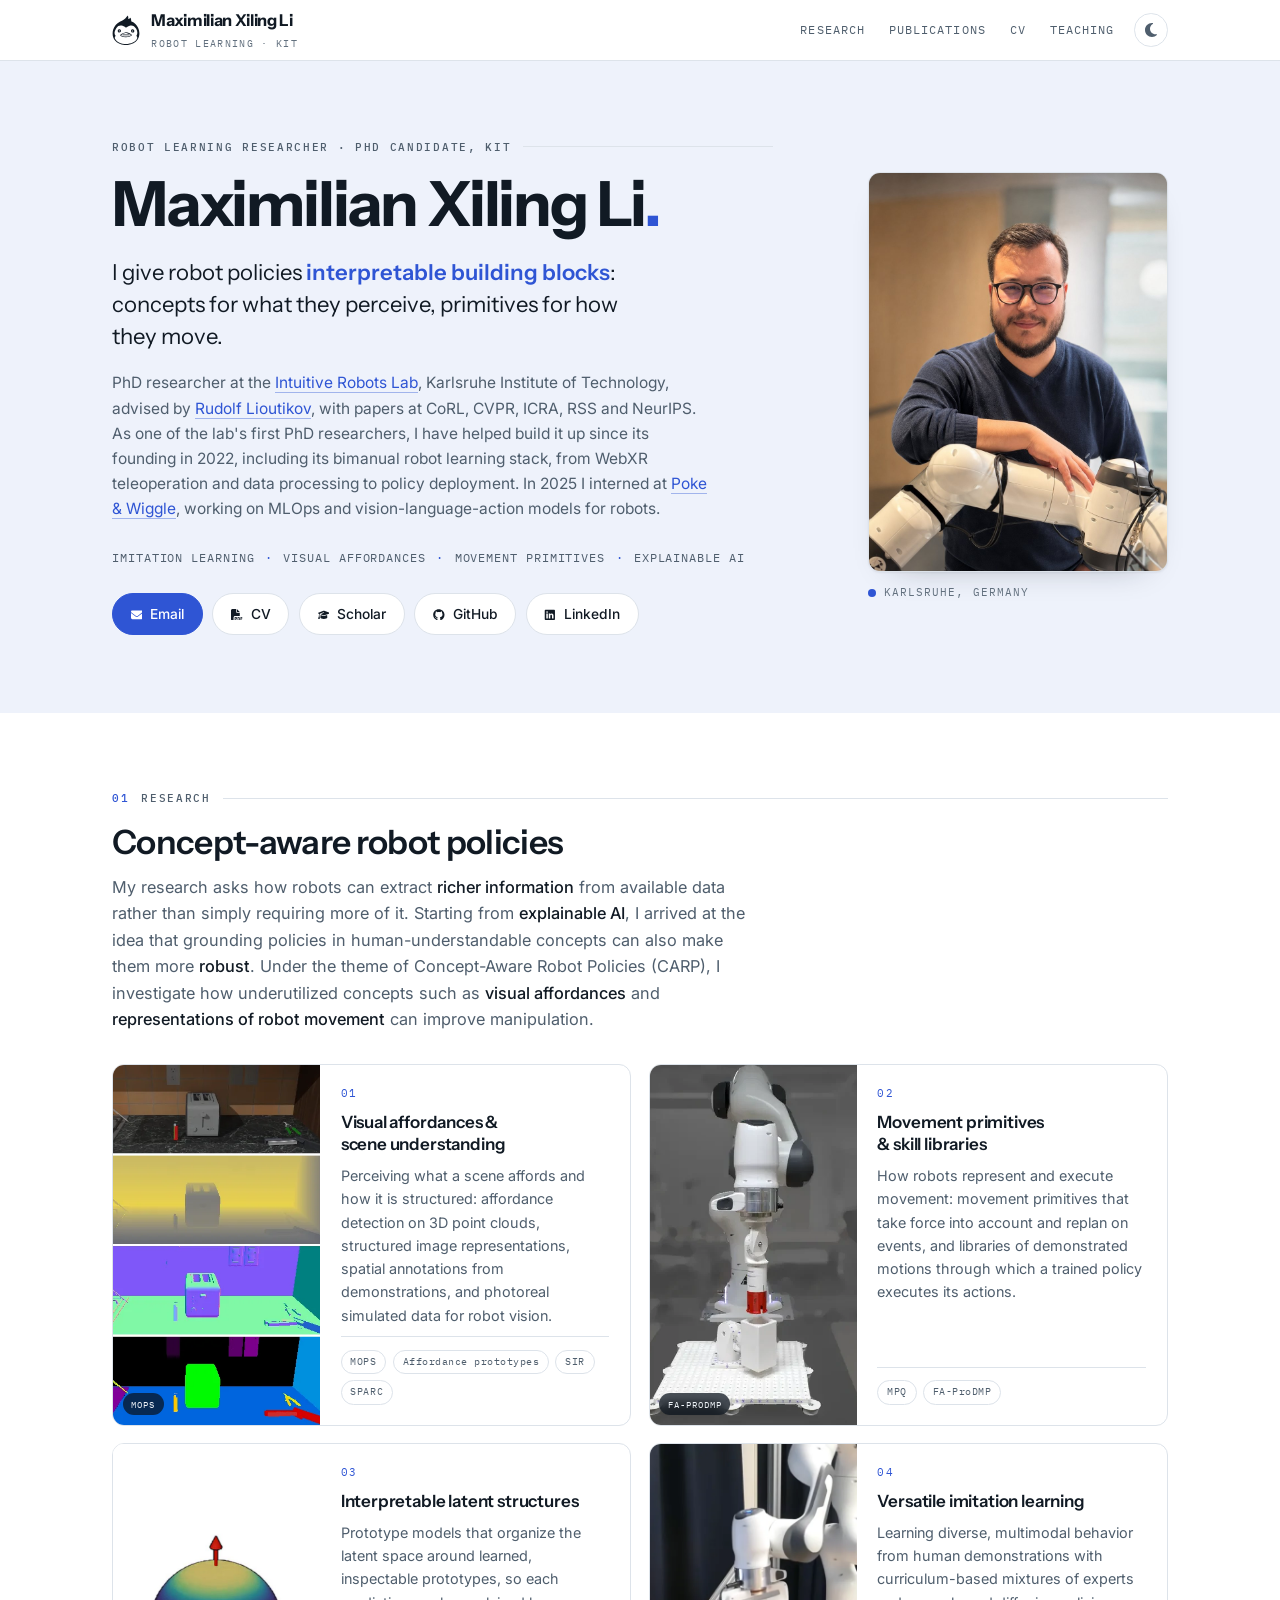
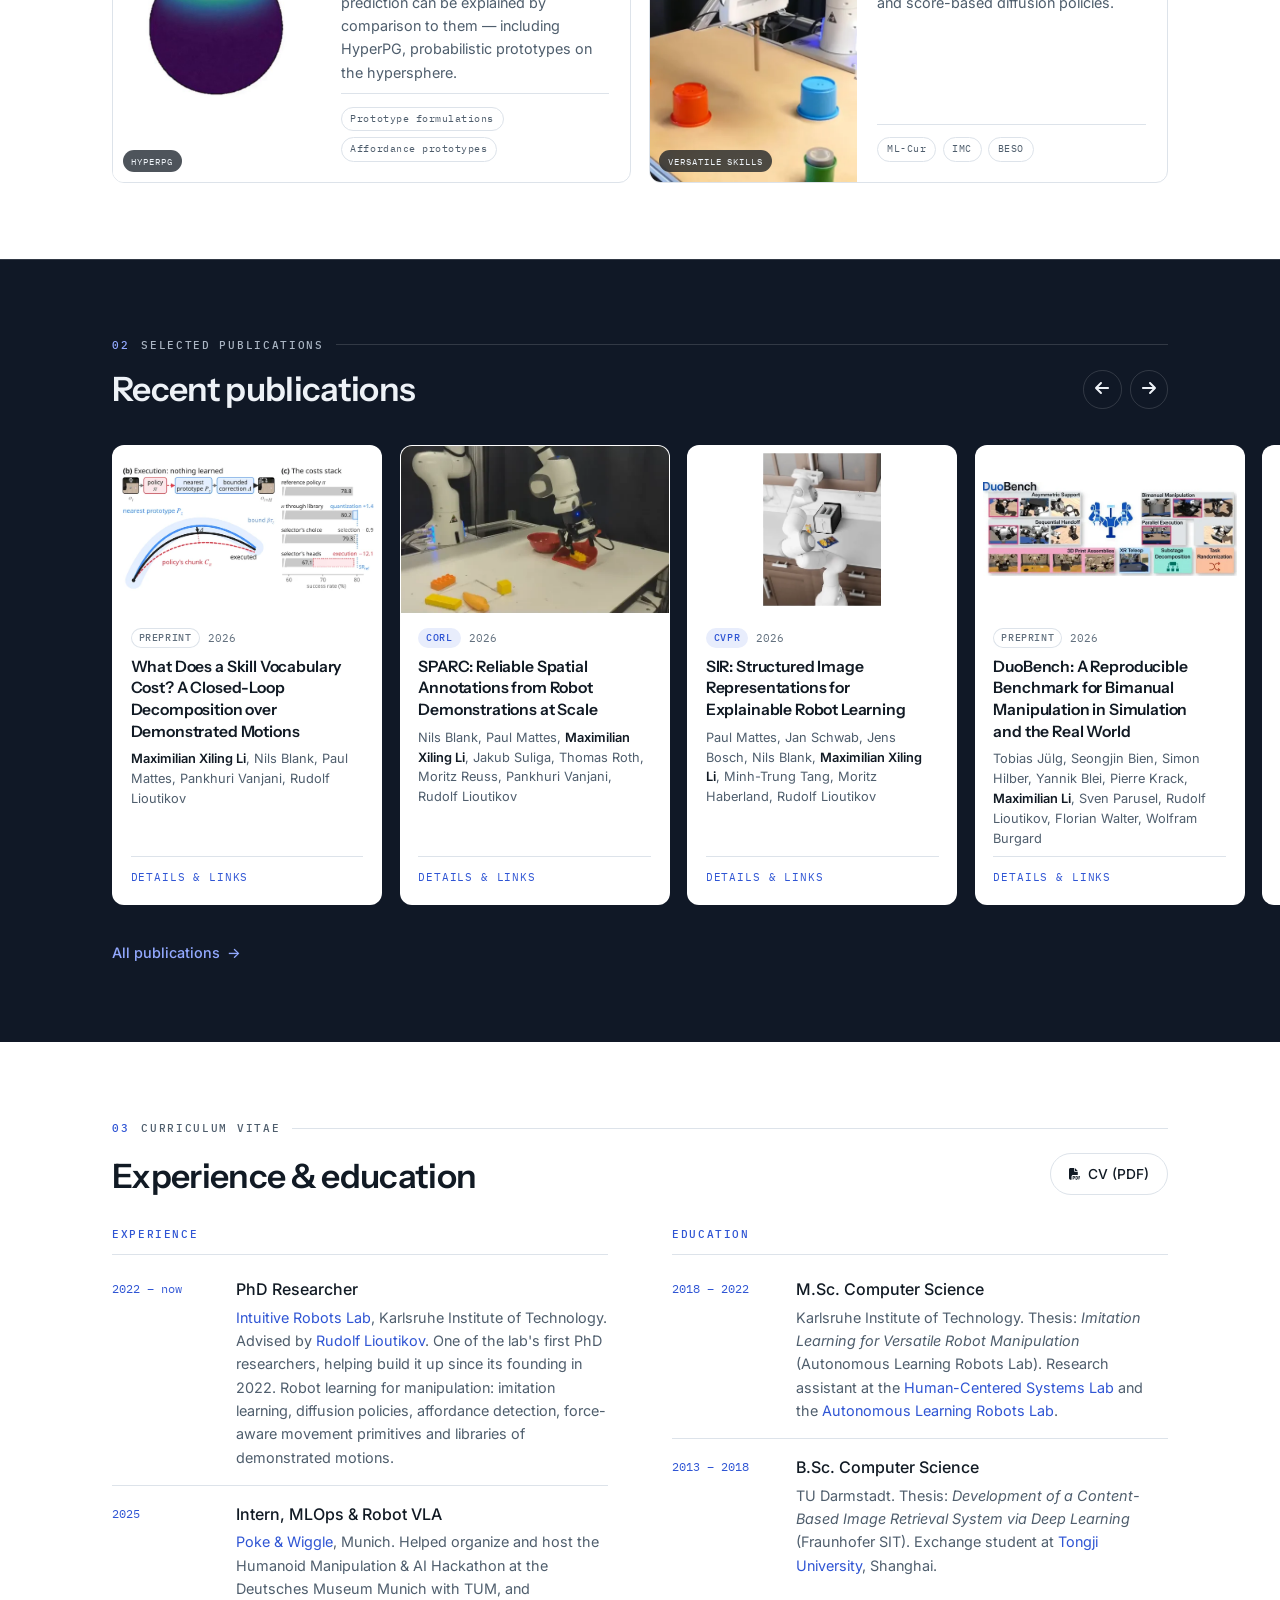
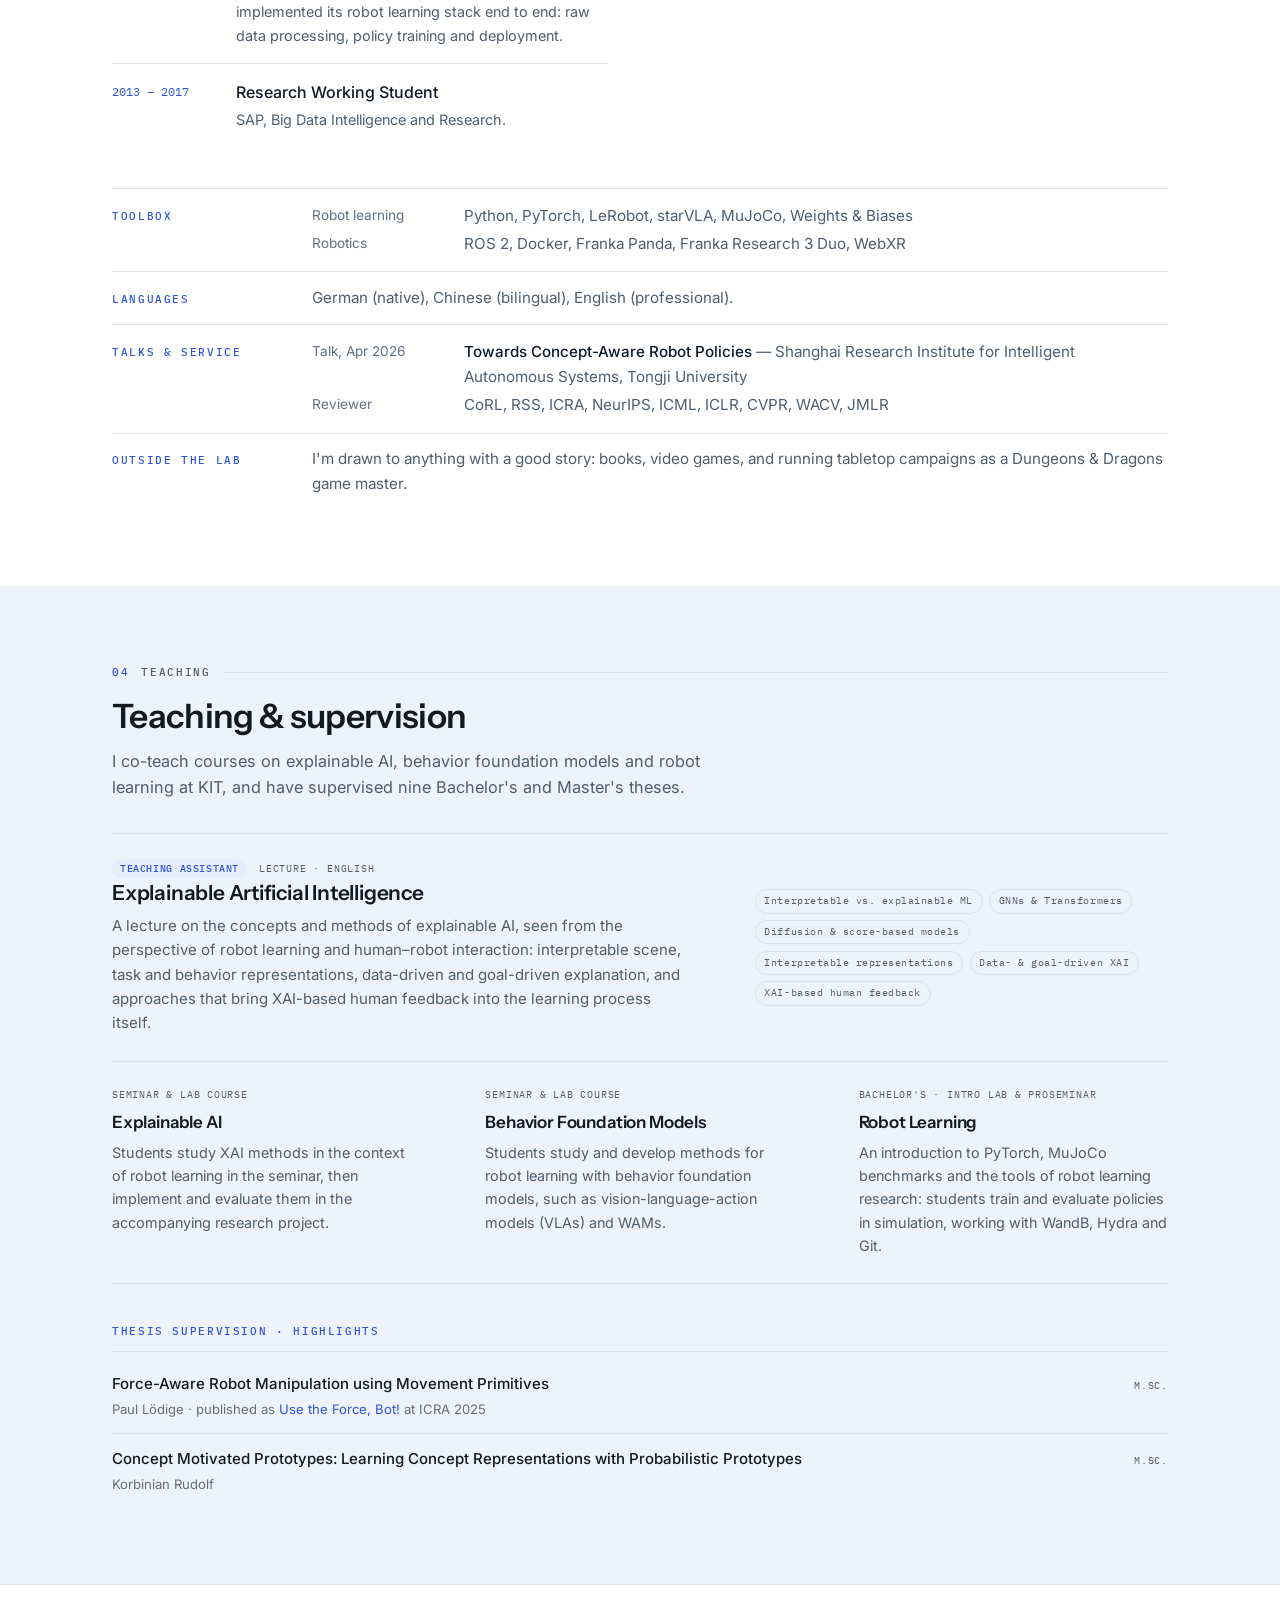
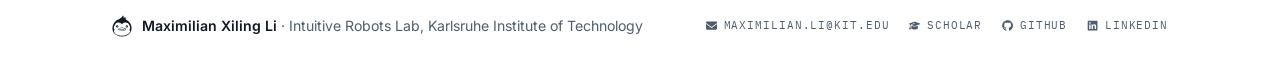
<file: index.html>
<!DOCTYPE html>
<html lang="en">

<head>
  <meta charset="UTF-8">
  <meta name="viewport" content="width=device-width, initial-scale=1.0">
  <title>Maximilian Xiling Li — Robot Learning Researcher, PhD at KIT</title>
  <meta name="author" content="Maximilian Xiling Li">
  <meta name="description" content="Robot learning PhD candidate at KIT: interpretable building blocks for robot policies, from affordances and prototypes to movement primitives.">
  <meta property="og:title" content="Maximilian Xiling Li — Robot Learning Researcher, PhD at KIT">
  <meta property="og:site_name" content="Maximilian Xiling Li">
  <meta property="og:description" content="Robot learning PhD candidate at KIT: interpretable building blocks for robot policies, from affordances and prototypes to movement primitives.">
  <meta property="og:type" content="website">
  <meta property="og:url" content="https://lixiling.github.io/">
  <meta property="og:image" content="https://lixiling.github.io/photo.jpg">
  <meta name="twitter:card" content="summary">
  <meta name="twitter:title" content="Maximilian Xiling Li — Robot Learning Researcher, PhD at KIT">
  <meta name="twitter:description" content="Robot learning PhD candidate at KIT: interpretable building blocks for robot policies, from affordances and prototypes to movement primitives.">
  <meta name="twitter:image" content="https://lixiling.github.io/photo.jpg">
  <link rel="canonical" href="https://lixiling.github.io/">
  <script type="application/ld+json">
{
  "@context": "https://schema.org",
  "@type": "Person",
  "name": "Maximilian Xiling Li",
  "alternateName": [
    "Maximilian Li",
    "Max Li"
  ],
  "url": "https://lixiling.github.io/",
  "image": "https://lixiling.github.io/photo.jpg",
  "email": "mailto:maximilian.li@kit.edu",
  "jobTitle": "PhD Researcher in Robot Learning",
  "description": "Robot learning PhD candidate at KIT: interpretable building blocks for robot policies, from affordances and prototypes to movement primitives.",
  "worksFor": {
    "@type": "ResearchOrganization",
    "name": "Intuitive Robots Lab, Karlsruhe Institute of Technology",
    "url": "https://www.irl.iar.kit.edu/"
  },
  "alumniOf": [
    {
      "@type": "CollegeOrUniversity",
      "name": "Karlsruhe Institute of Technology",
      "url": "https://www.kit.edu/"
    },
    {
      "@type": "CollegeOrUniversity",
      "name": "Technische Universität Darmstadt",
      "url": "https://www.tu-darmstadt.de/"
    }
  ],
  "knowsAbout": [
    "Robot Learning",
    "Imitation Learning",
    "Robot Manipulation",
    "Diffusion Policies",
    "Vision-Language-Action Models",
    "Behavior Foundation Models",
    "Visual Affordances",
    "Affordance Detection",
    "Movement Primitives",
    "Force-Aware Manipulation",
    "Explainable AI",
    "Interpretable Machine Learning",
    "Prototype Networks",
    "Computer Vision",
    "MLOps",
    "PyTorch",
    "LeRobot",
    "MuJoCo",
    "ROS 2",
    "Docker",
    "Franka Emika Panda",
    "Franka Research 3",
    "WebXR"
  ],
  "sameAs": [
    "https://scholar.google.com/citations?user=N8vw1IAAAAAJ",
    "https://github.com/lixiling",
    "https://www.linkedin.com/in/lixiling"
  ],
  "knowsLanguage": [
    "German",
    "Chinese",
    "English"
  ]
}
  </script>
  <script>document.documentElement.classList.add('js'); try { var t = localStorage.getItem('theme'); if (t) document.documentElement.dataset.theme = t; } catch (e) {}</script>
  <link rel="preconnect" href="https://fonts.googleapis.com">
  <link rel="preconnect" href="https://fonts.gstatic.com" crossorigin>
  <link href="https://fonts.googleapis.com/css2?family=IBM+Plex+Mono:wght@400;500&family=Inter:wght@400;500;600;700&family=Instrument+Sans:wght@400..700&display=swap" rel="stylesheet">
  <!-- Icons: Font Awesome Free 6.5.1 (CC BY 4.0, fontawesome.com/license/free), inlined as SVG -->
  <link rel="icon" href="mark.svg" type="image/svg+xml">
  <link rel="icon" href="icon.png" type="image/png" sizes="900x990">
  <link rel="stylesheet" href="style.css">
</head>

<body>

  <!-- Navbar -->
  <nav class="site-nav" aria-label="Main">
    <div class="wrap nav-inner">
      <a class="site-name" href="index.html"><svg class="mark" viewBox="-20 -20 940 1030" aria-hidden="true" focusable="false"><path transform="translate(0 990) scale(.1 -.1)" d="M4898 9697 c-249 -322 -359 -449 -562 -653 -402 -401 -770 -649 -1526 -1032 -179 -90 -350 -178 -380 -194 -1100 -613 -1868 -1513 -2223 -2603 -420 -1289 -188 -2684 610 -3680 741 -924 2094 -1499 3608 -1532 1676 -37 3158 627 3924 1757 783 1155 866 2756 211 4085 -444 902 -1208 1622 -2157 2036 -143 62 -126 27 -143 294 -27 445 -105 754 -246 977 l-25 38 -118 -108 c-142 -130 -215 -188 -316 -247 -119 -71 -253 -123 -260 -102 -2 7 -9 145 -15 307 -11 309 -23 408 -66 550 -27 89 -98 236 -136 282 l-23 28 -157 -203z m-1893 -3133 c474 -70 967 -309 1407 -681 55 -47 93 -72 100 -67 7 4 38 28 68 54 345 294 824 554 1193 649 853 220 1594 -147 2147 -1066 260 -431 385 -853 385 -1298 0 -393 -90 -697 -297 -1004 l-50 -73 54 -57 c114 -117 189 -235 235 -366 40 -118 40 -310 -1 -435 -152 -460 -761 -1035 -1474 -1391 -1344 -673 -3234 -661 -4624 31 -596 297 -977 647 -1271 1167 -225 397 -190 668 130 1013 l55 60 -69 73 c-542 570 -438 1500 290 2592 422 634 1006 905 1722 799z M2190 5289 c-451 -66 -632 -631 -301 -941 224 -211 551 -208 766 7 323 323 136 871 -319 934 -43 6 -80 10 -84 10 -4 -1 -32 -5 -62 -10z m147 -366 c107 -50 125 -223 33 -307 -116 -104 -280 -19 -280 147 0 132 130 216 247 160z M6630 5275 c-428 -96 -584 -622 -276 -929 300 -299 814 -159 920 250 101 391 -255 767 -644 679z m187 -363 c122 -66 116 -270 -10 -331 -184 -89 -337 172 -181 308 19 17 47 33 62 37 15 3 32 7 37 8 14 4 67 -9 92 -22z M4292 4260 c-408 -43 -860 -230 -1477 -613 -161 -99 -238 -204 -239 -322 0 -131 76 -214 298 -324 873 -433 1972 -478 2936 -120 168 63 485 217 533 259 119 104 121 297 5 407 -63 59 -419 273 -638 383 -509 255 -1013 373 -1418 330z m558 -255 c267 -56 576 -179 916 -365 240 -130 303 -171 353 -225 116 -126 10 -203 -494 -360 -909 -282 -1644 -252 -2568 105 -311 120 -294 221 71 428 470 267 791 391 1157 446 98 14 443 -3 565 -29z M3381 3538 c-105 -56 -106 -194 -2 -248 54 -27 2187 -43 2239 -16 86 45 98 197 19 249 -40 26 -41 26 -1157 32 l-1055 6 -44 -23z"/></svg><span><b>Maximilian Xiling Li</b><small>Robot learning · KIT</small></span></a>
      <button type="button" class="nav-toggle" aria-expanded="false" aria-controls="mainNav" aria-label="Open menu">
        <span></span><span></span><span></span>
      </button>
      <div id="mainNav" class="nav-menu">
        <a class="nav-link" href="index.html#research">Research</a>
        <a class="nav-link" href="publications.html">Publications</a>
        <a class="nav-link" href="index.html#cv">CV</a>
        <a class="nav-link" href="index.html#teaching">Teaching</a>
        <button type="button" class="theme-toggle" aria-label="Switch color theme">
          <svg class="icon icon-moon" viewBox="0 0 384 512" aria-hidden="true" focusable="false"><path d="M223.5 32C100 32 0 132.3 0 256S100 480 223.5 480c60.6 0 115.5-24.2 155.8-63.4c5-4.9 6.3-12.5 3.1-18.7s-10.1-9.7-17-8.5c-9.8 1.7-19.8 2.6-30.1 2.6c-96.9 0-175.5-78.8-175.5-176c0-65.8 36-123.1 89.3-153.3c6.1-3.5 9.2-10.5 7.7-17.3s-7.3-11.9-14.3-12.5c-6.3-.5-12.6-.8-19-.8z"/></svg><svg class="icon icon-sun" viewBox="0 0 512 512" aria-hidden="true" focusable="false"><path d="M361.5 1.2c5 2.1 8.6 6.6 9.6 11.9L391 121l107.9 19.8c5.3 1 9.8 4.6 11.9 9.6s1.5 10.7-1.6 15.2L446.9 256l62.3 90.3c3.1 4.5 3.7 10.2 1.6 15.2s-6.6 8.6-11.9 9.6L391 391 371.1 498.9c-1 5.3-4.6 9.8-9.6 11.9s-10.7 1.5-15.2-1.6L256 446.9l-90.3 62.3c-4.5 3.1-10.2 3.7-15.2 1.6s-8.6-6.6-9.6-11.9L121 391 13.1 371.1c-5.3-1-9.8-4.6-11.9-9.6s-1.5-10.7 1.6-15.2L65.1 256 2.8 165.7c-3.1-4.5-3.7-10.2-1.6-15.2s6.6-8.6 11.9-9.6L121 121 140.9 13.1c1-5.3 4.6-9.8 9.6-11.9s10.7-1.5 15.2 1.6L256 65.1 346.3 2.8c4.5-3.1 10.2-3.7 15.2-1.6zM160 256a96 96 0 1 1 192 0 96 96 0 1 1 -192 0zm224 0a128 128 0 1 0 -256 0 128 128 0 1 0 256 0z"/></svg>
        </button>
      </div>
    </div>
  </nav>

  <main>
    <!-- Intro -->
    <header class="intro">
      <div class="wrap intro-inner">
        <div>
          <p class="eyebrow">Robot learning researcher · PhD candidate, KIT</p>
          <h1>Maximilian Xiling Li<span class="dot">.</span></h1>
          <p class="thesis">I give robot policies <b>interpretable building blocks</b>: concepts for what
            they perceive, primitives for how they move.</p>
          <p class="sub">
            PhD researcher at the <a href="https://www.irl.iar.kit.edu/">Intuitive Robots Lab</a>,
            Karlsruhe Institute of Technology, advised by
            <a href="https://rudolf.intuitive-robots.net/">Rudolf Lioutikov</a>, with papers at
            CoRL, CVPR, ICRA, RSS and NeurIPS. As one of the lab's first PhD researchers, I have helped
            build it up since its founding in 2022, including its bimanual robot learning stack, from
            WebXR teleoperation and data processing to policy deployment. In 2025 I interned at
            <a href="https://pokeandwiggle.com/" target="_blank" rel="noopener">Poke &amp; Wiggle</a>,
            working on MLOps and vision-language-action models for robots.
          </p>
          <ul class="interests" aria-label="Research interests">
            <li>Imitation learning</li>
            <li>Visual affordances</li>
            <li>Movement primitives</li>
            <li>Explainable AI</li>
          </ul>
          <div class="btn-row">
            <a class="btn btn-solid" href="mailto:maximilian.li@kit.edu"><svg class="icon icon-envelope" viewBox="0 0 512 512" aria-hidden="true" focusable="false"><path d="M48 64C21.5 64 0 85.5 0 112c0 15.1 7.1 29.3 19.2 38.4L236.8 313.6c11.4 8.5 27 8.5 38.4 0L492.8 150.4c12.1-9.1 19.2-23.3 19.2-38.4c0-26.5-21.5-48-48-48H48zM0 176V384c0 35.3 28.7 64 64 64H448c35.3 0 64-28.7 64-64V176L294.4 339.2c-22.8 17.1-54 17.1-76.8 0L0 176z"/></svg>Email</a>
            <a class="btn" href="cv/Maximilian_Xiling_Li_CV.pdf" target="_blank" rel="noopener"><svg class="icon icon-file-pdf" viewBox="0 0 512 512" aria-hidden="true" focusable="false"><path d="M0 64C0 28.7 28.7 0 64 0L224 0l0 128c0 17.7 14.3 32 32 32l128 0 0 144-208 0c-35.3 0-64 28.7-64 64l0 144-48 0c-35.3 0-64-28.7-64-64L0 64zm384 64l-128 0L256 0 384 128zM176 352l32 0c30.9 0 56 25.1 56 56s-25.1 56-56 56l-16 0 0 32c0 8.8-7.2 16-16 16s-16-7.2-16-16l0-48 0-80c0-8.8 7.2-16 16-16zm32 80c13.3 0 24-10.7 24-24s-10.7-24-24-24l-16 0 0 48 16 0zm96-80l32 0c26.5 0 48 21.5 48 48l0 64c0 26.5-21.5 48-48 48l-32 0c-8.8 0-16-7.2-16-16l0-128c0-8.8 7.2-16 16-16zm32 128c8.8 0 16-7.2 16-16l0-64c0-8.8-7.2-16-16-16l-16 0 0 96 16 0zm80-112c0-8.8 7.2-16 16-16l48 0c8.8 0 16 7.2 16 16s-7.2 16-16 16l-32 0 0 32 32 0c8.8 0 16 7.2 16 16s-7.2 16-16 16l-32 0 0 48c0 8.8-7.2 16-16 16s-16-7.2-16-16l0-64 0-64z"/></svg>CV</a>
            <a class="btn" href="https://scholar.google.com/citations?user=N8vw1IAAAAAJ&hl=en" target="_blank" rel="noopener"><svg class="icon icon-graduation-cap" viewBox="0 0 640 512" aria-hidden="true" focusable="false"><path d="M320 32c-8.1 0-16.1 1.4-23.7 4.1L15.8 137.4C6.3 140.9 0 149.9 0 160s6.3 19.1 15.8 22.6l57.9 20.9C57.3 229.3 48 259.8 48 291.9v28.1c0 28.4-10.8 57.7-22.3 80.8c-6.5 13-13.9 25.8-22.5 37.6C0 442.7-.9 448.3 .9 453.4s6 8.9 11.2 10.2l64 16c4.2 1.1 8.7 .3 12.4-2s6.3-6.1 7.1-10.4c8.6-42.8 4.3-81.2-2.1-108.7C90.3 344.3 86 329.8 80 316.5V291.9c0-30.2 10.2-58.7 27.9-81.5c12.9-15.5 29.6-28 49.2-35.7l157-61.7c8.2-3.2 17.5 .8 20.7 9s-.8 17.5-9 20.7l-157 61.7c-12.4 4.9-23.3 12.4-32.2 21.6l159.6 57.6c7.6 2.7 15.6 4.1 23.7 4.1s16.1-1.4 23.7-4.1L624.2 182.6c9.5-3.4 15.8-12.5 15.8-22.6s-6.3-19.1-15.8-22.6L343.7 36.1C336.1 33.4 328.1 32 320 32zM128 408c0 35.3 86 72 192 72s192-36.7 192-72L496.7 262.6 354.5 314c-11.1 4-22.8 6-34.5 6s-23.5-2-34.5-6L143.3 262.6 128 408z"/></svg>Scholar</a>
            <a class="btn" href="https://github.com/lixiling" target="_blank" rel="noopener"><svg class="icon icon-github" viewBox="0 0 496 512" aria-hidden="true" focusable="false"><path d="M165.9 397.4c0 2-2.3 3.6-5.2 3.6-3.3.3-5.6-1.3-5.6-3.6 0-2 2.3-3.6 5.2-3.6 3-.3 5.6 1.3 5.6 3.6zm-31.1-4.5c-.7 2 1.3 4.3 4.3 4.9 2.6 1 5.6 0 6.2-2s-1.3-4.3-4.3-5.2c-2.6-.7-5.5.3-6.2 2.3zm44.2-1.7c-2.9.7-4.9 2.6-4.6 4.9.3 2 2.9 3.3 5.9 2.6 2.9-.7 4.9-2.6 4.6-4.6-.3-1.9-3-3.2-5.9-2.9zM244.8 8C106.1 8 0 113.3 0 252c0 110.9 69.8 205.8 169.5 239.2 12.8 2.3 17.3-5.6 17.3-12.1 0-6.2-.3-40.4-.3-61.4 0 0-70 15-84.7-29.8 0 0-11.4-29.1-27.8-36.6 0 0-22.9-15.7 1.6-15.4 0 0 24.9 2 38.6 25.8 21.9 38.6 58.6 27.5 72.9 20.9 2.3-16 8.8-27.1 16-33.7-55.9-6.2-112.3-14.3-112.3-110.5 0-27.5 7.6-41.3 23.6-58.9-2.6-6.5-11.1-33.3 2.6-67.9 20.9-6.5 69 27 69 27 20-5.6 41.5-8.5 62.8-8.5s42.8 2.9 62.8 8.5c0 0 48.1-33.6 69-27 13.7 34.7 5.2 61.4 2.6 67.9 16 17.7 25.8 31.5 25.8 58.9 0 96.5-58.9 104.2-114.8 110.5 9.2 7.9 17 22.9 17 46.4 0 33.7-.3 75.4-.3 83.6 0 6.5 4.6 14.4 17.3 12.1C428.2 457.8 496 362.9 496 252 496 113.3 383.5 8 244.8 8zM97.2 352.9c-1.3 1-1 3.3.7 5.2 1.6 1.6 3.9 2.3 5.2 1 1.3-1 1-3.3-.7-5.2-1.6-1.6-3.9-2.3-5.2-1zm-10.8-8.1c-.7 1.3.3 2.9 2.3 3.9 1.6 1 3.6.7 4.3-.7.7-1.3-.3-2.9-2.3-3.9-2-.6-3.6-.3-4.3.7zm32.4 35.6c-1.6 1.3-1 4.3 1.3 6.2 2.3 2.3 5.2 2.6 6.5 1 1.3-1.3.7-4.3-1.3-6.2-2.2-2.3-5.2-2.6-6.5-1zm-11.4-14.7c-1.6 1-1.6 3.6 0 5.9 1.6 2.3 4.3 3.3 5.6 2.3 1.6-1.3 1.6-3.9 0-6.2-1.4-2.3-4-3.3-5.6-2z"/></svg>GitHub</a>
            <a class="btn" href="https://www.linkedin.com/in/lixiling" target="_blank" rel="noopener"><svg class="icon icon-linkedin" viewBox="0 0 448 512" aria-hidden="true" focusable="false"><path d="M416 32H31.9C14.3 32 0 46.5 0 64.3v383.4C0 465.5 14.3 480 31.9 480H416c17.6 0 32-14.5 32-32.3V64.3c0-17.8-14.4-32.3-32-32.3zM135.4 416H69V202.2h66.5V416zm-33.2-243c-21.3 0-38.5-17.3-38.5-38.5S80.9 96 102.2 96c21.2 0 38.5 17.3 38.5 38.5 0 21.3-17.2 38.5-38.5 38.5zm282.1 243h-66.4V312c0-24.8-.5-56.7-34.5-56.7-34.6 0-39.9 27-39.9 54.9V416h-66.4V202.2h63.7v29.2h.9c8.9-16.8 30.6-34.5 62.9-34.5 67.2 0 79.7 44.3 79.7 101.9V416z"/></svg>LinkedIn</a>
          </div>
        </div>
        <figure class="portrait">
          <img src="photo.jpg" alt="Portrait of Maximilian Xiling Li" width="900" height="1200"
            onerror="this.outerHTML='<div class=\'photo-placeholder\'>ML</div>'">
          <figcaption>Karlsruhe, Germany</figcaption>
        </figure>
      </div>
    </header>

    <!-- Research -->
    <section class="band" id="research" aria-labelledby="research-title">
      <div class="wrap">
        <p class="eyebrow" data-index="01">Research</p>
        <div class="section-head">
          <div>
            <h2 id="research-title">Concept-aware robot policies</h2>
            <p class="lede">
              My research asks how robots can extract <strong>richer information</strong> from available
              data rather than simply requiring more of it. Starting from <strong>explainable AI</strong>,
              I arrived at the idea that grounding policies in human-understandable concepts can also make
              them more <strong>robust</strong>. Under the theme of Concept-Aware Robot Policies (CARP),
              I investigate how underutilized concepts such as <strong>visual affordances</strong> and
              <strong>representations of robot movement</strong> can improve manipulation.
            </p>
          </div>
        </div>

        <div class="themes">
          <article class="theme">
            <div class="shot">
              <picture><source media="(max-width: 600px)" srcset="img/pubs/mops-modalities-wide.webp" width="804" height="454"><img src="img/pubs/mops-modalities.webp" alt="A simulated kitchen counter from the MOPS dataset in four render modalities: RGB, depth, surface normals and segmentation" loading="lazy" width="500" height="652"></picture>
              <span class="tag-overlay">MOPS</span>
            </div>
            <div class="body">
              <span class="num">01</span>
              <h3>Visual affordances &amp; scene understanding</h3>
              <p>Perceiving what a scene affords and how it is structured: affordance detection on 3D point
                clouds, structured image representations, spatial annotations from demonstrations, and
                photoreal simulated data for robot vision.</p>
              <div class="chips">
                <a class="chip" href="publications.html#mops">MOPS</a>
                <a class="chip" href="publications.html#affordance-prototypes">Affordance prototypes</a>
                <a class="chip" href="publications.html#sir">SIR</a>
                <a class="chip" href="publications.html#sparc">SPARC</a>
              </div>
            </div>
          </article>
          <article class="theme">
            <div class="shot">
              <img src="img/pubs/fa-prodmp.webp" alt="Robot arm performing a force-aware insertion task" loading="lazy" width="441" height="640">
              <span class="tag-overlay">FA-ProDMP</span>
            </div>
            <div class="body">
              <span class="num">02</span>
              <h3>Movement primitives &amp; skill libraries</h3>
              <p>How robots represent and execute movement: movement primitives that take force into account
                and replan on events, and libraries of demonstrated motions through which a trained policy
                executes its actions.</p>
              <div class="chips">
                <a class="chip" href="publications.html#mpq">MPQ</a>
                <a class="chip" href="publications.html#fa-prodmp">FA-ProDMP</a>
              </div>
            </div>
          </article>
          <article class="theme">
            <div class="shot">
              <video src="media/prototypes.mp4" poster="media/prototypes.jpg" muted loop playsinline preload="none" data-autoplay aria-hidden="true"></video>
              <span class="tag-overlay">HyperPG</span>
            </div>
            <div class="body">
              <span class="num">03</span>
              <h3>Interpretable latent structures</h3>
              <p>Prototype models that organize the latent space around learned, inspectable prototypes, so
                each prediction can be explained by comparison to them — including HyperPG, probabilistic
                prototypes on the hypersphere.</p>
              <div class="chips">
                <a class="chip" href="publications.html#prototype-overview">Prototype formulations</a>
                <a class="chip" href="publications.html#affordance-prototypes">Affordance prototypes</a>
              </div>
            </div>
          </article>
          <article class="theme">
            <div class="shot">
              <img src="img/pubs/ml-cur-theme.webp" alt="Franka robot arm reaching between cups in a real obstacle-avoidance task" loading="lazy" width="960" height="720">
              <span class="tag-overlay">Versatile skills</span>
            </div>
            <div class="body">
              <span class="num">04</span>
              <h3>Versatile imitation learning</h3>
              <p>Learning diverse, multimodal behavior from human demonstrations with curriculum-based
                mixtures of experts and score-based diffusion policies.</p>
              <div class="chips">
                <a class="chip" href="publications.html#ml-cur">ML-Cur</a>
                <a class="chip" href="publications.html#imc">IMC</a>
                <a class="chip" href="publications.html#beso">BESO</a>
              </div>
            </div>
          </article>
        </div>
      </div>
    </section>


    <!-- Selected publications — titles and author lists match publications.html -->
    <section class="band" aria-labelledby="work-title" data-rail>
      <div class="wrap">
        <p class="eyebrow" data-index="02">Selected publications</p>
        <div class="section-head">
          <h2 id="work-title">Recent publications</h2>
          <div class="rail-nav" hidden>
            <button type="button" data-dir="-1" aria-label="Scroll publications left"><svg class="icon icon-arrow-left" viewBox="0 0 448 512" aria-hidden="true" focusable="false"><path d="M9.4 233.4c-12.5 12.5-12.5 32.8 0 45.3l160 160c12.5 12.5 32.8 12.5 45.3 0s12.5-32.8 0-45.3L109.2 288 416 288c17.7 0 32-14.3 32-32s-14.3-32-32-32l-306.7 0L214.6 118.6c12.5-12.5 12.5-32.8 0-45.3s-32.8-12.5-45.3 0l-160 160z"/></svg></button>
            <button type="button" data-dir="1" aria-label="Scroll publications right"><svg class="icon icon-arrow-right" viewBox="0 0 448 512" aria-hidden="true" focusable="false"><path d="M438.6 278.6c12.5-12.5 12.5-32.8 0-45.3l-160-160c-12.5-12.5-32.8-12.5-45.3 0s-12.5 32.8 0 45.3L338.8 224 32 224c-17.7 0-32 14.3-32 32s14.3 32 32 32l306.7 0L233.4 393.4c-12.5 12.5-12.5 32.8 0 45.3s32.8 12.5 45.3 0l160-160z"/></svg></button>
          </div>
        </div>
      </div>
      <div class="rail" tabindex="0" aria-label="Selected publications, scrollable">
        <article class="paper">
          <a class="shot" href="https://intuitive-robots.github.io/mpq/" tabindex="-1" aria-hidden="true"><img src="img/pubs/mpq.webp" alt="" loading="lazy" width="640" height="313"></a>
          <div class="meta"><span class="badge preprint">Preprint</span><span class="year">2026</span></div>
          <div class="body">
            <h3><a href="https://intuitive-robots.github.io/mpq/">What Does a Skill Vocabulary Cost? A Closed-Loop Decomposition over Demonstrated Motions</a></h3>
            <p class="authors"><b>Maximilian Xiling Li</b>, Nils Blank, Paul Mattes, Pankhuri Vanjani, Rudolf Lioutikov</p>
            <a class="paper-more" href="publications.html#mpq">Details &amp; links</a>
          </div>
        </article>
        <article class="paper">
          <a class="shot cover" href="https://arxiv.org/abs/2606.13497" tabindex="-1" aria-hidden="true"><img src="img/pubs/sparc.webp" alt="" loading="lazy" width="640" height="360"></a>
          <div class="meta"><span class="badge">CoRL</span><span class="year">2026</span></div>
          <div class="body">
            <h3><a href="https://arxiv.org/abs/2606.13497">SPARC: Reliable Spatial Annotations from Robot Demonstrations at Scale</a></h3>
            <p class="authors">Nils Blank, Paul Mattes, <b>Maximilian Xiling Li</b>, Jakub Suliga, Thomas Roth, Moritz Reuss, Pankhuri Vanjani, Rudolf Lioutikov</p>
            <a class="paper-more" href="publications.html#sparc">Details &amp; links</a>
          </div>
        </article>
        <article class="paper">
          <a class="shot" href="https://arxiv.org/abs/2606.30101" tabindex="-1" aria-hidden="true"><img src="img/pubs/sir.webp" alt="" loading="lazy" width="495" height="642"></a>
          <div class="meta"><span class="badge">CVPR</span><span class="year">2026</span></div>
          <div class="body">
            <h3><a href="https://arxiv.org/abs/2606.30101">SIR: Structured Image Representations for Explainable Robot Learning</a></h3>
            <p class="authors">Paul Mattes, Jan Schwab, Jens Bosch, Nils Blank, <b>Maximilian Xiling Li</b>, Minh-Trung Tang, Moritz Haberland, Rudolf Lioutikov</p>
            <a class="paper-more" href="publications.html#sir">Details &amp; links</a>
          </div>
        </article>
        <article class="paper">
          <a class="shot" href="https://arxiv.org/abs/2606.11901" tabindex="-1" aria-hidden="true"><img src="img/pubs/duobench.webp" alt="" loading="lazy" width="640" height="238"></a>
          <div class="meta"><span class="badge preprint">Preprint</span><span class="year">2026</span></div>
          <div class="body">
            <h3><a href="https://arxiv.org/abs/2606.11901">DuoBench: A Reproducible Benchmark for Bimanual Manipulation in Simulation and the Real World</a></h3>
            <p class="authors">Tobias Jülg, Seongjin Bien, Simon Hilber, Yannik Blei, Pierre Krack, <b>Maximilian Li</b>, Sven Parusel, Rudolf Lioutikov, Florian Walter, Wolfram Burgard</p>
            <a class="paper-more" href="publications.html#duobench">Details &amp; links</a>
          </div>
        </article>
        <article class="paper">
          <a class="shot" href="https://intuitive-robots.github.io/FA-ProDMP/" tabindex="-1" aria-hidden="true"><img src="img/pubs/fa-prodmp.webp" alt="" loading="lazy" width="441" height="640"></a>
          <div class="meta"><span class="badge">ICRA</span><span class="year">2025</span></div>
          <div class="body">
            <h3><a href="https://intuitive-robots.github.io/FA-ProDMP/">Use the Force, Bot! — Force-Aware ProDMP with Event-Based Replanning</a></h3>
            <p class="authors">Paul Werner Lödige, <b>Maximilian Xiling Li</b>, Rudolf Lioutikov</p>
            <a class="paper-more" href="publications.html#fa-prodmp">Details &amp; links</a>
          </div>
        </article>
        <article class="paper">
          <a class="shot cover" href="https://intuitive-robots.github.io/mops/" tabindex="-1" aria-hidden="true"><img src="img/pubs/mops.webp" alt="" loading="lazy" width="656" height="410"></a>
          <div class="meta"><span class="badge">Workshop</span><span class="year">2025</span></div>
          <div class="body">
            <h3><a href="https://intuitive-robots.github.io/mops/">Multi-Objective Photoreal Simulation (MOPS) Dataset for Computer Vision in Robotic Manipulation</a></h3>
            <p class="authors"><b>Maximilian Xiling Li</b>, Paul Mattes, Nils Blank, Korbinian Franz Rudolf, Paul Werner Lödige, Rudolf Lioutikov</p>
            <a class="paper-more" href="publications.html#mops">Details &amp; links</a>
          </div>
        </article>
        <article class="paper">
          <a class="shot cover" href="https://arxiv.org/abs/2410.08925" tabindex="-1" aria-hidden="true"><img src="media/prototypes.jpg" alt="" loading="lazy" width="600" height="600"></a>
          <div class="meta"><span class="badge preprint">Preprint</span><span class="year">2024</span></div>
          <div class="body">
            <h3><a href="https://arxiv.org/abs/2410.08925">An Overview of Prototype Formulations for Interpretable Deep Learning</a></h3>
            <p class="authors"><b>Maximilian Xiling Li</b>, Korbinian Franz Rudolf, Paul Mattes, Nils Blank, Rudolf Lioutikov</p>
            <a class="paper-more" href="publications.html#prototype-overview">Details &amp; links</a>
          </div>
        </article>
        <article class="paper">
          <a class="shot" href="https://intuitive-robots.github.io/beso-website/" tabindex="-1" aria-hidden="true"><img src="img/pubs/beso.webp" alt="" loading="lazy" width="640" height="440"></a>
          <div class="meta"><span class="badge">RSS</span><span class="year">2023</span></div>
          <div class="body">
            <h3><a href="https://intuitive-robots.github.io/beso-website/">Goal-Conditioned Imitation Learning using Score-based Diffusion Policies</a></h3>
            <p class="authors">Moritz Reuss, <b>Maximilian Li</b>, Xiaogang Jia, Rudolf Lioutikov</p>
            <a class="paper-more" href="publications.html#beso">Details &amp; links</a>
          </div>
        </article>
      </div>
      <div class="wrap">
        <a class="text-link more" href="publications.html">All publications <span aria-hidden="true">→</span></a>
      </div>
    </section>

    <!-- CV -->
    <section class="band" id="cv" aria-labelledby="cv-title">
      <div class="wrap">
        <p class="eyebrow" data-index="03">Curriculum vitae</p>
        <div class="section-head">
          <h2 id="cv-title">Experience &amp; education</h2>
          <div class="cv-downloads">
            <a class="btn" href="cv/Maximilian_Xiling_Li_CV.pdf" target="_blank" rel="noopener"><svg class="icon icon-file-pdf" viewBox="0 0 512 512" aria-hidden="true" focusable="false"><path d="M0 64C0 28.7 28.7 0 64 0L224 0l0 128c0 17.7 14.3 32 32 32l128 0 0 144-208 0c-35.3 0-64 28.7-64 64l0 144-48 0c-35.3 0-64-28.7-64-64L0 64zm384 64l-128 0L256 0 384 128zM176 352l32 0c30.9 0 56 25.1 56 56s-25.1 56-56 56l-16 0 0 32c0 8.8-7.2 16-16 16s-16-7.2-16-16l0-48 0-80c0-8.8 7.2-16 16-16zm32 80c13.3 0 24-10.7 24-24s-10.7-24-24-24l-16 0 0 48 16 0zm96-80l32 0c26.5 0 48 21.5 48 48l0 64c0 26.5-21.5 48-48 48l-32 0c-8.8 0-16-7.2-16-16l0-128c0-8.8 7.2-16 16-16zm32 128c8.8 0 16-7.2 16-16l0-64c0-8.8-7.2-16-16-16l-16 0 0 96 16 0zm80-112c0-8.8 7.2-16 16-16l48 0c8.8 0 16 7.2 16 16s-7.2 16-16 16l-32 0 0 32 32 0c8.8 0 16 7.2 16 16s-7.2 16-16 16l-32 0 0 48c0 8.8-7.2 16-16 16s-16-7.2-16-16l0-64 0-64z"/></svg>CV (PDF)</a>
          </div>
        </div>
        <div class="split">
          <div class="sheet">
            <h3>Experience</h3>
            <ul class="timeline">
              <li>
                <span class="when">2022 – now</span>
                <div><strong>PhD Researcher</strong>
                  <p><a href="https://www.irl.iar.kit.edu/">Intuitive Robots Lab</a>, Karlsruhe Institute of Technology.
                    Advised by <a href="https://rudolf.intuitive-robots.net/">Rudolf Lioutikov</a>. One of the lab's
                    first PhD researchers, helping build it up since its founding in 2022. Robot learning for
                    manipulation: imitation learning, diffusion policies, affordance detection, force-aware
                    movement primitives and libraries of demonstrated motions.</p></div>
              </li>
              <li>
                <span class="when">2025</span>
                <div><strong>Intern, MLOps &amp; Robot VLA</strong>
                  <p><a href="https://pokeandwiggle.com/" target="_blank" rel="noopener">Poke &amp; Wiggle</a>, Munich.
                    Helped organize and host the Humanoid Manipulation &amp; AI Hackathon at the Deutsches
                    Museum Munich with TUM, and implemented its robot learning stack end to end:
                    raw data processing, policy training and deployment.</p></div>
              </li>
              <li>
                <span class="when">2013 – 2017</span>
                <div><strong>Research Working Student</strong>
                  <p>SAP, Big Data Intelligence and Research.</p></div>
              </li>
            </ul>
          </div>
          <div class="sheet">
            <h3>Education</h3>
            <ul class="timeline">
              <li>
                <span class="when">2018 – 2022</span>
                <div><strong>M.Sc. Computer Science</strong>
                  <p>Karlsruhe Institute of Technology. Thesis: <em>Imitation Learning for Versatile Robot
                    Manipulation</em> (Autonomous Learning Robots Lab). Research assistant at the
                    <a href="https://h-lab.win.kit.edu/">Human-Centered Systems Lab</a> and the
                    <a href="https://alr.iar.kit.edu/">Autonomous Learning Robots Lab</a>.</p></div>
              </li>
              <li>
                <span class="when">2013 – 2018</span>
                <div><strong>B.Sc. Computer Science</strong>
                  <p>TU Darmstadt. Thesis: <em>Development of a Content-Based Image Retrieval System via Deep
                    Learning</em> (Fraunhofer SIT). Exchange student at <a href="https://en.tongji.edu.cn/">Tongji University</a>, Shanghai.</p></div>
              </li>
            </ul>
          </div>
        </div>
        <dl class="sheet extras">
          <div><dt>Toolbox</dt><dd>
            <ul class="tools">
              <li><span>Robot learning</span>Python, PyTorch, LeRobot, starVLA, MuJoCo, Weights &amp; Biases</li>
              <li><span>Robotics</span>ROS 2, Docker, Franka Panda, Franka Research 3 Duo, WebXR</li>
            </ul></dd></div>
          <div><dt>Languages</dt><dd>German (native), Chinese (bilingual), English (professional).</dd></div>
          <div><dt>Talks &amp; service</dt><dd>
            <ul class="tools">
              <li><span>Talk, Apr 2026</span><div><em>Towards Concept-Aware Robot Policies</em> — Shanghai Research Institute for Intelligent Autonomous Systems, Tongji University</div></li>
              <li><span>Reviewer</span>CoRL, RSS, ICRA, NeurIPS, ICML, ICLR, CVPR, WACV, JMLR</li>
            </ul></dd></div>
          <div><dt>Outside the lab</dt><dd>I'm drawn to anything with a good story: books, video games, and
            running tabletop campaigns as a Dungeons &amp; Dragons game master.</dd></div>
        </dl>
      </div>
    </section>

    <!-- Teaching -->
    <section class="band" id="teaching" aria-labelledby="teaching-title">
      <div class="wrap">
        <p class="eyebrow" data-index="04">Teaching</p>
        <div class="section-head">
          <div>
            <h2 id="teaching-title">Teaching &amp; supervision</h2>
            <p class="lede">I co-teach courses on explainable AI, behavior foundation models and robot
              learning at KIT, and have supervised nine Bachelor's and Master's theses.</p>
          </div>
        </div>

        <article class="feature">
          <div>
            <p class="feature-label"><span class="badge">Teaching assistant</span><span class="kind">Lecture · English</span></p>
            <h3>Explainable Artificial Intelligence</h3>
            <p>A lecture on the concepts and methods of explainable AI, seen from the perspective of
              robot learning and human–robot interaction: interpretable scene, task and behavior
              representations, data-driven and goal-driven explanation, and approaches that bring
              XAI-based human feedback into the learning process itself.</p>
          </div>
          <ul class="chips" aria-label="Lecture topics">
            <li class="chip">Interpretable vs. explainable ML</li>
            <li class="chip">GNNs &amp; Transformers</li>
            <li class="chip">Diffusion &amp; score-based models</li>
            <li class="chip">Interpretable representations</li>
            <li class="chip">Data- &amp; goal-driven XAI</li>
            <li class="chip">XAI-based human feedback</li>
          </ul>
        </article>

        <div class="course-grid">
          <article class="course">
            <span class="kind">Seminar &amp; lab course</span>
            <h3>Explainable AI</h3>
            <p>Students study XAI methods in the context of robot learning in the seminar, then implement
              and evaluate them in the accompanying research project.</p>
          </article>
          <article class="course">
            <span class="kind">Seminar &amp; lab course</span>
            <h3>Behavior Foundation Models</h3>
            <p>Students study and develop methods for robot learning with behavior foundation models,
              such as vision-language-action models (VLAs) and WAMs.</p>
          </article>
          <article class="course">
            <span class="kind">Bachelor's · Intro lab &amp; proseminar</span>
            <h3>Robot Learning</h3>
            <p>An introduction to PyTorch, MuJoCo benchmarks and the tools of robot learning research:
              students train and evaluate policies in simulation, working with WandB, Hydra and Git.</p>
          </article>
        </div>

        <div class="sheet theses">
          <h3>Thesis supervision · highlights</h3>
          <ul class="rows">
            <li><div><strong>Force-Aware Robot Manipulation using Movement Primitives</strong>
                <em>Paul Lödige · published as <a href="publications.html#fa-prodmp">Use the Force, Bot!</a> at ICRA 2025</em></div><span class="kind">M.Sc.</span></li>
            <li><div><strong>Concept Motivated Prototypes: Learning Concept Representations with Probabilistic Prototypes</strong>
                <em>Korbinian Rudolf</em></div><span class="kind">M.Sc.</span></li>
          </ul>
        </div>
      </div>
    </section>
  </main>

  <footer class="site-footer">
    <div class="wrap foot-grid">
      <p class="foot-name"><svg class="mark" viewBox="-20 -20 940 1030" aria-hidden="true" focusable="false"><path transform="translate(0 990) scale(.1 -.1)" d="M4898 9697 c-249 -322 -359 -449 -562 -653 -402 -401 -770 -649 -1526 -1032 -179 -90 -350 -178 -380 -194 -1100 -613 -1868 -1513 -2223 -2603 -420 -1289 -188 -2684 610 -3680 741 -924 2094 -1499 3608 -1532 1676 -37 3158 627 3924 1757 783 1155 866 2756 211 4085 -444 902 -1208 1622 -2157 2036 -143 62 -126 27 -143 294 -27 445 -105 754 -246 977 l-25 38 -118 -108 c-142 -130 -215 -188 -316 -247 -119 -71 -253 -123 -260 -102 -2 7 -9 145 -15 307 -11 309 -23 408 -66 550 -27 89 -98 236 -136 282 l-23 28 -157 -203z m-1893 -3133 c474 -70 967 -309 1407 -681 55 -47 93 -72 100 -67 7 4 38 28 68 54 345 294 824 554 1193 649 853 220 1594 -147 2147 -1066 260 -431 385 -853 385 -1298 0 -393 -90 -697 -297 -1004 l-50 -73 54 -57 c114 -117 189 -235 235 -366 40 -118 40 -310 -1 -435 -152 -460 -761 -1035 -1474 -1391 -1344 -673 -3234 -661 -4624 31 -596 297 -977 647 -1271 1167 -225 397 -190 668 130 1013 l55 60 -69 73 c-542 570 -438 1500 290 2592 422 634 1006 905 1722 799z M2190 5289 c-451 -66 -632 -631 -301 -941 224 -211 551 -208 766 7 323 323 136 871 -319 934 -43 6 -80 10 -84 10 -4 -1 -32 -5 -62 -10z m147 -366 c107 -50 125 -223 33 -307 -116 -104 -280 -19 -280 147 0 132 130 216 247 160z M6630 5275 c-428 -96 -584 -622 -276 -929 300 -299 814 -159 920 250 101 391 -255 767 -644 679z m187 -363 c122 -66 116 -270 -10 -331 -184 -89 -337 172 -181 308 19 17 47 33 62 37 15 3 32 7 37 8 14 4 67 -9 92 -22z M4292 4260 c-408 -43 -860 -230 -1477 -613 -161 -99 -238 -204 -239 -322 0 -131 76 -214 298 -324 873 -433 1972 -478 2936 -120 168 63 485 217 533 259 119 104 121 297 5 407 -63 59 -419 273 -638 383 -509 255 -1013 373 -1418 330z m558 -255 c267 -56 576 -179 916 -365 240 -130 303 -171 353 -225 116 -126 10 -203 -494 -360 -909 -282 -1644 -252 -2568 105 -311 120 -294 221 71 428 470 267 791 391 1157 446 98 14 443 -3 565 -29z M3381 3538 c-105 -56 -106 -194 -2 -248 54 -27 2187 -43 2239 -16 86 45 98 197 19 249 -40 26 -41 26 -1157 32 l-1055 6 -44 -23z"/></svg><span><b>Maximilian Xiling Li</b> · Intuitive Robots Lab, Karlsruhe Institute of Technology</span></p>
      <ul class="foot-links">
        <li><a href="mailto:maximilian.li@kit.edu"><svg class="icon icon-envelope" viewBox="0 0 512 512" aria-hidden="true" focusable="false"><path d="M48 64C21.5 64 0 85.5 0 112c0 15.1 7.1 29.3 19.2 38.4L236.8 313.6c11.4 8.5 27 8.5 38.4 0L492.8 150.4c12.1-9.1 19.2-23.3 19.2-38.4c0-26.5-21.5-48-48-48H48zM0 176V384c0 35.3 28.7 64 64 64H448c35.3 0 64-28.7 64-64V176L294.4 339.2c-22.8 17.1-54 17.1-76.8 0L0 176z"/></svg>maximilian.li@kit.edu</a></li>
        <li><a href="https://scholar.google.com/citations?user=N8vw1IAAAAAJ&hl=en" target="_blank" rel="noopener"><svg class="icon icon-graduation-cap" viewBox="0 0 640 512" aria-hidden="true" focusable="false"><path d="M320 32c-8.1 0-16.1 1.4-23.7 4.1L15.8 137.4C6.3 140.9 0 149.9 0 160s6.3 19.1 15.8 22.6l57.9 20.9C57.3 229.3 48 259.8 48 291.9v28.1c0 28.4-10.8 57.7-22.3 80.8c-6.5 13-13.9 25.8-22.5 37.6C0 442.7-.9 448.3 .9 453.4s6 8.9 11.2 10.2l64 16c4.2 1.1 8.7 .3 12.4-2s6.3-6.1 7.1-10.4c8.6-42.8 4.3-81.2-2.1-108.7C90.3 344.3 86 329.8 80 316.5V291.9c0-30.2 10.2-58.7 27.9-81.5c12.9-15.5 29.6-28 49.2-35.7l157-61.7c8.2-3.2 17.5 .8 20.7 9s-.8 17.5-9 20.7l-157 61.7c-12.4 4.9-23.3 12.4-32.2 21.6l159.6 57.6c7.6 2.7 15.6 4.1 23.7 4.1s16.1-1.4 23.7-4.1L624.2 182.6c9.5-3.4 15.8-12.5 15.8-22.6s-6.3-19.1-15.8-22.6L343.7 36.1C336.1 33.4 328.1 32 320 32zM128 408c0 35.3 86 72 192 72s192-36.7 192-72L496.7 262.6 354.5 314c-11.1 4-22.8 6-34.5 6s-23.5-2-34.5-6L143.3 262.6 128 408z"/></svg>Scholar</a></li>
        <li><a href="https://github.com/lixiling" target="_blank" rel="noopener"><svg class="icon icon-github" viewBox="0 0 496 512" aria-hidden="true" focusable="false"><path d="M165.9 397.4c0 2-2.3 3.6-5.2 3.6-3.3.3-5.6-1.3-5.6-3.6 0-2 2.3-3.6 5.2-3.6 3-.3 5.6 1.3 5.6 3.6zm-31.1-4.5c-.7 2 1.3 4.3 4.3 4.9 2.6 1 5.6 0 6.2-2s-1.3-4.3-4.3-5.2c-2.6-.7-5.5.3-6.2 2.3zm44.2-1.7c-2.9.7-4.9 2.6-4.6 4.9.3 2 2.9 3.3 5.9 2.6 2.9-.7 4.9-2.6 4.6-4.6-.3-1.9-3-3.2-5.9-2.9zM244.8 8C106.1 8 0 113.3 0 252c0 110.9 69.8 205.8 169.5 239.2 12.8 2.3 17.3-5.6 17.3-12.1 0-6.2-.3-40.4-.3-61.4 0 0-70 15-84.7-29.8 0 0-11.4-29.1-27.8-36.6 0 0-22.9-15.7 1.6-15.4 0 0 24.9 2 38.6 25.8 21.9 38.6 58.6 27.5 72.9 20.9 2.3-16 8.8-27.1 16-33.7-55.9-6.2-112.3-14.3-112.3-110.5 0-27.5 7.6-41.3 23.6-58.9-2.6-6.5-11.1-33.3 2.6-67.9 20.9-6.5 69 27 69 27 20-5.6 41.5-8.5 62.8-8.5s42.8 2.9 62.8 8.5c0 0 48.1-33.6 69-27 13.7 34.7 5.2 61.4 2.6 67.9 16 17.7 25.8 31.5 25.8 58.9 0 96.5-58.9 104.2-114.8 110.5 9.2 7.9 17 22.9 17 46.4 0 33.7-.3 75.4-.3 83.6 0 6.5 4.6 14.4 17.3 12.1C428.2 457.8 496 362.9 496 252 496 113.3 383.5 8 244.8 8zM97.2 352.9c-1.3 1-1 3.3.7 5.2 1.6 1.6 3.9 2.3 5.2 1 1.3-1 1-3.3-.7-5.2-1.6-1.6-3.9-2.3-5.2-1zm-10.8-8.1c-.7 1.3.3 2.9 2.3 3.9 1.6 1 3.6.7 4.3-.7.7-1.3-.3-2.9-2.3-3.9-2-.6-3.6-.3-4.3.7zm32.4 35.6c-1.6 1.3-1 4.3 1.3 6.2 2.3 2.3 5.2 2.6 6.5 1 1.3-1.3.7-4.3-1.3-6.2-2.2-2.3-5.2-2.6-6.5-1zm-11.4-14.7c-1.6 1-1.6 3.6 0 5.9 1.6 2.3 4.3 3.3 5.6 2.3 1.6-1.3 1.6-3.9 0-6.2-1.4-2.3-4-3.3-5.6-2z"/></svg>GitHub</a></li>
        <li><a href="https://www.linkedin.com/in/lixiling" target="_blank" rel="noopener"><svg class="icon icon-linkedin" viewBox="0 0 448 512" aria-hidden="true" focusable="false"><path d="M416 32H31.9C14.3 32 0 46.5 0 64.3v383.4C0 465.5 14.3 480 31.9 480H416c17.6 0 32-14.5 32-32.3V64.3c0-17.8-14.4-32.3-32-32.3zM135.4 416H69V202.2h66.5V416zm-33.2-243c-21.3 0-38.5-17.3-38.5-38.5S80.9 96 102.2 96c21.2 0 38.5 17.3 38.5 38.5 0 21.3-17.2 38.5-38.5 38.5zm282.1 243h-66.4V312c0-24.8-.5-56.7-34.5-56.7-34.6 0-39.9 27-39.9 54.9V416h-66.4V202.2h63.7v29.2h.9c8.9-16.8 30.6-34.5 62.9-34.5 67.2 0 79.7 44.3 79.7 101.9V416z"/></svg>LinkedIn</a></li>
      </ul>
    </div>
  </footer>

  <script src="main.js" defer></script>

</body>

</html>
</file>
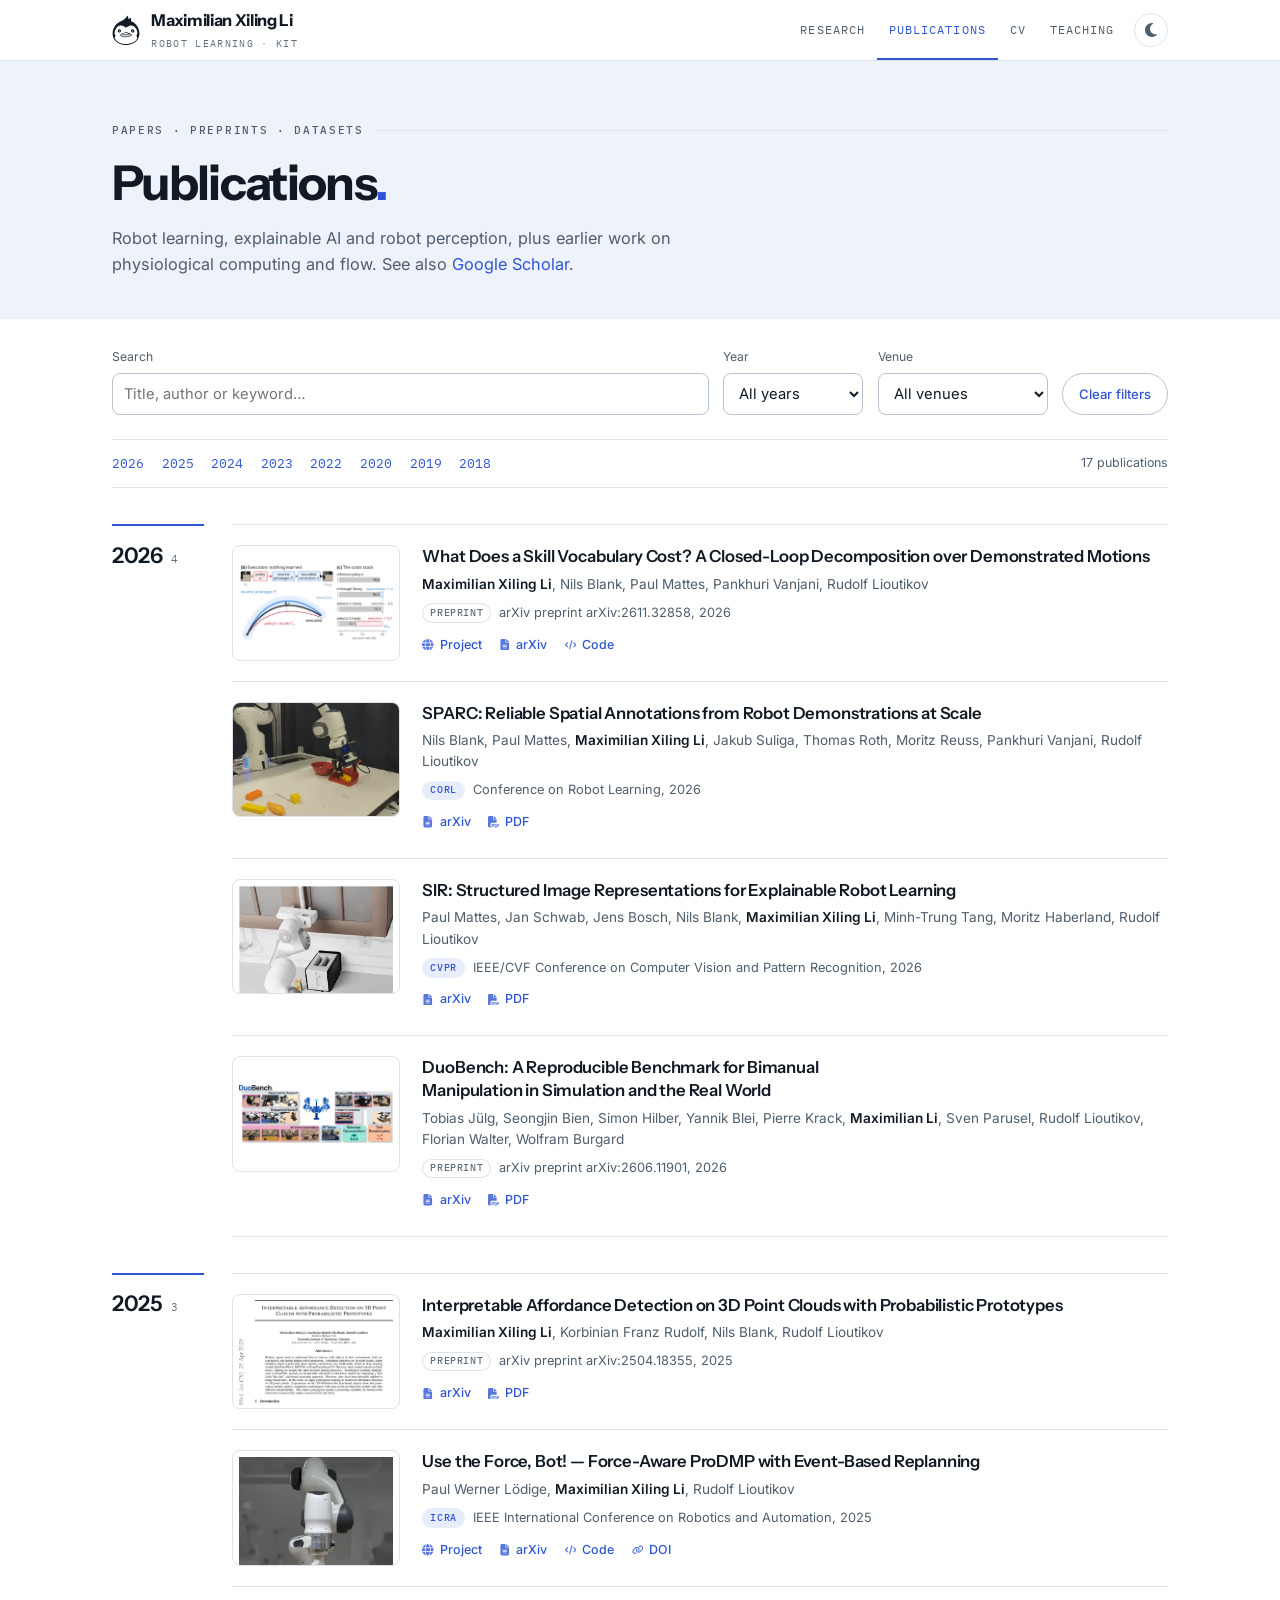
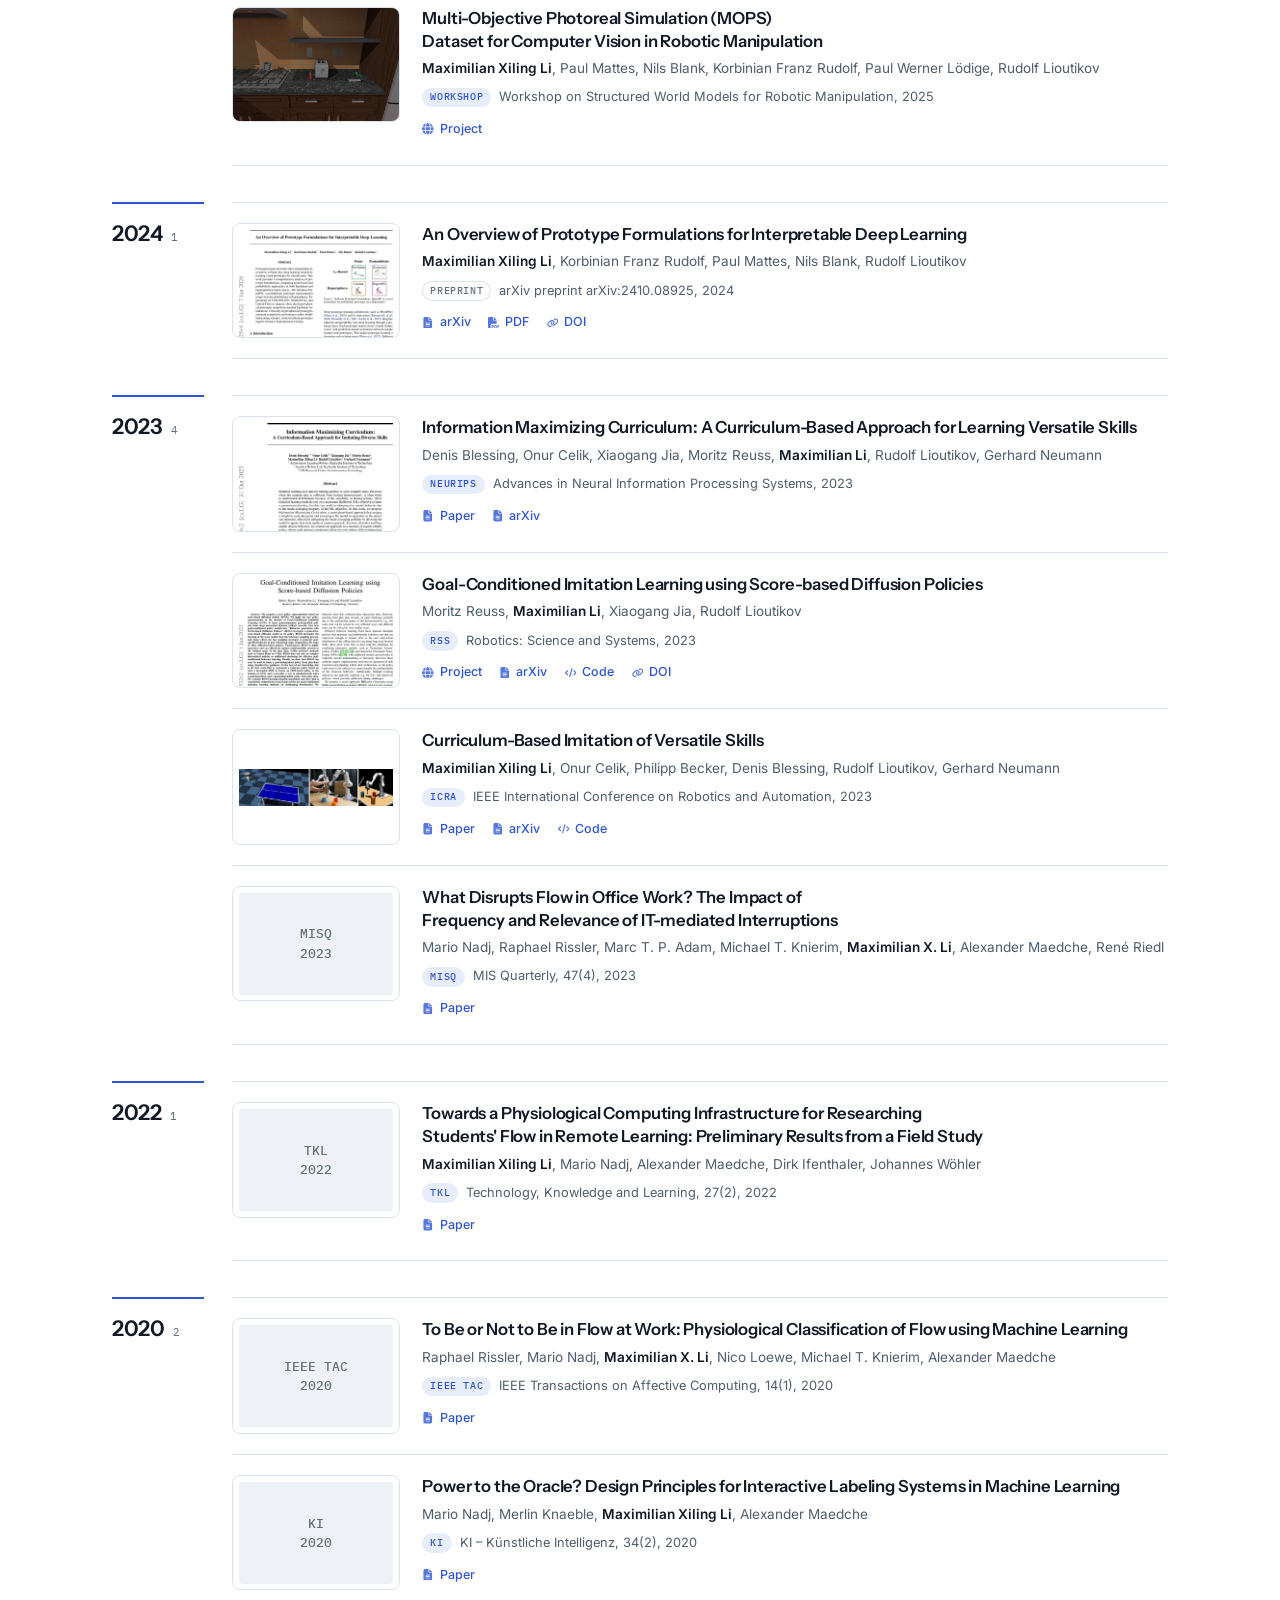
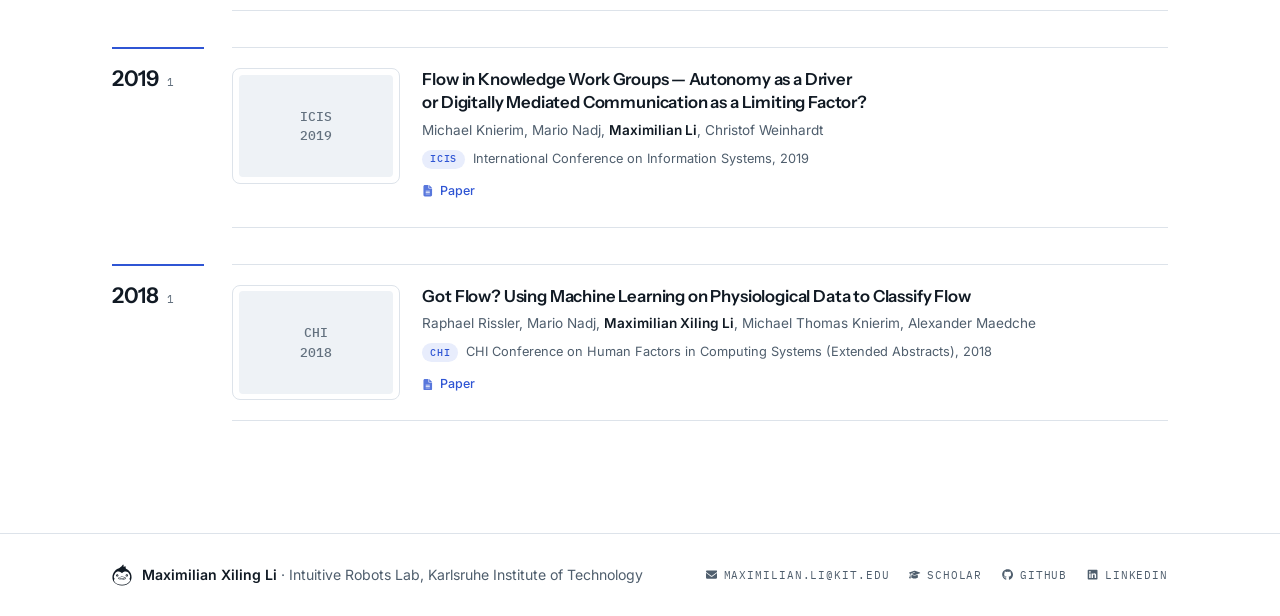
<file: publications.html>
<!DOCTYPE html>
<html lang="en">

<head>
  <meta charset="UTF-8">
  <meta name="viewport" content="width=device-width, initial-scale=1.0">
  <title>Publications — Maximilian Xiling Li, Robot Learning (KIT)</title>
  <meta name="author" content="Maximilian Xiling Li">
  <meta name="description" content="Papers at CoRL, CVPR, ICRA, RSS and NeurIPS on imitation learning, diffusion policies, affordance detection, movement primitives and explainable AI.">
  <meta property="og:title" content="Publications — Maximilian Xiling Li, Robot Learning (KIT)">
  <meta property="og:description" content="Papers at CoRL, CVPR, ICRA, RSS and NeurIPS on imitation learning, diffusion policies, affordance detection, movement primitives and explainable AI.">
  <meta property="og:type" content="website">
  <meta property="og:url" content="https://lixiling.github.io/publications.html">
  <meta property="og:image" content="https://lixiling.github.io/photo.jpg">
  <meta name="twitter:card" content="summary">
  <meta name="twitter:title" content="Publications — Maximilian Xiling Li, Robot Learning (KIT)">
  <meta name="twitter:description" content="Papers at CoRL, CVPR, ICRA, RSS and NeurIPS on imitation learning, diffusion policies, affordance detection, movement primitives and explainable AI.">
  <meta name="twitter:image" content="https://lixiling.github.io/photo.jpg">
  <link rel="canonical" href="https://lixiling.github.io/publications.html">
  <!-- Generated from the entries below; regenerate when papers change. -->
  <script type="application/ld+json">
{
  "@context": "https://schema.org",
  "@type": "ItemList",
  "name": "Publications by Maximilian Xiling Li",
  "itemListElement": [
    {
      "@type": "ListItem",
      "position": 1,
      "item": {
        "@type": "ScholarlyArticle",
        "name": "What Does a Skill Vocabulary Cost? A Closed-Loop Decomposition over Demonstrated Motions",
        "url": "https://lixiling.github.io/publications.html#mpq",
        "sameAs": "https://intuitive-robots.github.io/mpq/",
        "datePublished": "2026",
        "author": [
          {
            "@type": "Person",
            "name": "Maximilian Xiling Li"
          },
          {
            "@type": "Person",
            "name": "Nils Blank"
          },
          {
            "@type": "Person",
            "name": "Paul Mattes"
          },
          {
            "@type": "Person",
            "name": "Pankhuri Vanjani"
          },
          {
            "@type": "Person",
            "name": "Rudolf Lioutikov"
          }
        ],
        "isPartOf": "arXiv preprint arXiv:2611.32858"
      }
    },
    {
      "@type": "ListItem",
      "position": 2,
      "item": {
        "@type": "ScholarlyArticle",
        "name": "SPARC: Reliable Spatial Annotations from Robot Demonstrations at Scale",
        "url": "https://lixiling.github.io/publications.html#sparc",
        "sameAs": "https://arxiv.org/abs/2606.13497",
        "datePublished": "2026",
        "author": [
          {
            "@type": "Person",
            "name": "Nils Blank"
          },
          {
            "@type": "Person",
            "name": "Paul Mattes"
          },
          {
            "@type": "Person",
            "name": "Maximilian Xiling Li"
          },
          {
            "@type": "Person",
            "name": "Jakub Suliga"
          },
          {
            "@type": "Person",
            "name": "Thomas Roth"
          },
          {
            "@type": "Person",
            "name": "Moritz Reuss"
          },
          {
            "@type": "Person",
            "name": "Pankhuri Vanjani"
          },
          {
            "@type": "Person",
            "name": "Rudolf Lioutikov"
          }
        ],
        "isPartOf": "Conference on Robot Learning"
      }
    },
    {
      "@type": "ListItem",
      "position": 3,
      "item": {
        "@type": "ScholarlyArticle",
        "name": "SIR: Structured Image Representations for Explainable Robot Learning",
        "url": "https://lixiling.github.io/publications.html#sir",
        "sameAs": "https://arxiv.org/abs/2606.30101",
        "datePublished": "2026",
        "author": [
          {
            "@type": "Person",
            "name": "Paul Mattes"
          },
          {
            "@type": "Person",
            "name": "Jan Schwab"
          },
          {
            "@type": "Person",
            "name": "Jens Bosch"
          },
          {
            "@type": "Person",
            "name": "Nils Blank"
          },
          {
            "@type": "Person",
            "name": "Maximilian Xiling Li"
          },
          {
            "@type": "Person",
            "name": "Minh-Trung Tang"
          },
          {
            "@type": "Person",
            "name": "Moritz Haberland"
          },
          {
            "@type": "Person",
            "name": "Rudolf Lioutikov"
          }
        ],
        "isPartOf": "IEEE/CVF Conference on Computer Vision and Pattern Recognition"
      }
    },
    {
      "@type": "ListItem",
      "position": 4,
      "item": {
        "@type": "ScholarlyArticle",
        "name": "DuoBench: A Reproducible Benchmark for Bimanual Manipulation in Simulation and the Real World",
        "url": "https://lixiling.github.io/publications.html#duobench",
        "sameAs": "https://arxiv.org/abs/2606.11901",
        "datePublished": "2026",
        "author": [
          {
            "@type": "Person",
            "name": "Tobias Jülg"
          },
          {
            "@type": "Person",
            "name": "Seongjin Bien"
          },
          {
            "@type": "Person",
            "name": "Simon Hilber"
          },
          {
            "@type": "Person",
            "name": "Yannik Blei"
          },
          {
            "@type": "Person",
            "name": "Pierre Krack"
          },
          {
            "@type": "Person",
            "name": "Maximilian Li"
          },
          {
            "@type": "Person",
            "name": "Sven Parusel"
          },
          {
            "@type": "Person",
            "name": "Rudolf Lioutikov"
          },
          {
            "@type": "Person",
            "name": "Florian Walter"
          },
          {
            "@type": "Person",
            "name": "Wolfram Burgard"
          }
        ],
        "isPartOf": "arXiv preprint arXiv:2606.11901"
      }
    },
    {
      "@type": "ListItem",
      "position": 5,
      "item": {
        "@type": "ScholarlyArticle",
        "name": "Interpretable Affordance Detection on 3D Point Clouds with Probabilistic Prototypes",
        "url": "https://lixiling.github.io/publications.html#affordance-prototypes",
        "sameAs": "https://arxiv.org/abs/2504.18355",
        "datePublished": "2025",
        "author": [
          {
            "@type": "Person",
            "name": "Maximilian Xiling Li"
          },
          {
            "@type": "Person",
            "name": "Korbinian Franz Rudolf"
          },
          {
            "@type": "Person",
            "name": "Nils Blank"
          },
          {
            "@type": "Person",
            "name": "Rudolf Lioutikov"
          }
        ],
        "isPartOf": "arXiv preprint arXiv:2504.18355"
      }
    },
    {
      "@type": "ListItem",
      "position": 6,
      "item": {
        "@type": "ScholarlyArticle",
        "name": "Use the Force, Bot! — Force-Aware ProDMP with Event-Based Replanning",
        "url": "https://lixiling.github.io/publications.html#fa-prodmp",
        "sameAs": "https://intuitive-robots.github.io/FA-ProDMP/",
        "datePublished": "2025",
        "author": [
          {
            "@type": "Person",
            "name": "Paul Werner Lödige"
          },
          {
            "@type": "Person",
            "name": "Maximilian Xiling Li"
          },
          {
            "@type": "Person",
            "name": "Rudolf Lioutikov"
          }
        ],
        "isPartOf": "IEEE International Conference on Robotics and Automation"
      }
    },
    {
      "@type": "ListItem",
      "position": 7,
      "item": {
        "@type": "ScholarlyArticle",
        "name": "Multi-Objective Photoreal Simulation (MOPS) Dataset for Computer Vision in Robotic Manipulation",
        "url": "https://lixiling.github.io/publications.html#mops",
        "sameAs": "https://intuitive-robots.github.io/mops/",
        "datePublished": "2025",
        "author": [
          {
            "@type": "Person",
            "name": "Maximilian Xiling Li"
          },
          {
            "@type": "Person",
            "name": "Paul Mattes"
          },
          {
            "@type": "Person",
            "name": "Nils Blank"
          },
          {
            "@type": "Person",
            "name": "Korbinian Franz Rudolf"
          },
          {
            "@type": "Person",
            "name": "Paul Werner Lödige"
          },
          {
            "@type": "Person",
            "name": "Rudolf Lioutikov"
          }
        ],
        "isPartOf": "Workshop on Structured World Models for Robotic Manipulation"
      }
    },
    {
      "@type": "ListItem",
      "position": 8,
      "item": {
        "@type": "ScholarlyArticle",
        "name": "An Overview of Prototype Formulations for Interpretable Deep Learning",
        "url": "https://lixiling.github.io/publications.html#prototype-overview",
        "sameAs": "https://arxiv.org/abs/2410.08925",
        "datePublished": "2024",
        "author": [
          {
            "@type": "Person",
            "name": "Maximilian Xiling Li"
          },
          {
            "@type": "Person",
            "name": "Korbinian Franz Rudolf"
          },
          {
            "@type": "Person",
            "name": "Paul Mattes"
          },
          {
            "@type": "Person",
            "name": "Nils Blank"
          },
          {
            "@type": "Person",
            "name": "Rudolf Lioutikov"
          }
        ],
        "isPartOf": "arXiv preprint arXiv:2410.08925"
      }
    },
    {
      "@type": "ListItem",
      "position": 9,
      "item": {
        "@type": "ScholarlyArticle",
        "name": "Information Maximizing Curriculum: A Curriculum-Based Approach for Learning Versatile Skills",
        "url": "https://lixiling.github.io/publications.html#imc",
        "sameAs": "https://proceedings.neurips.cc/paper_files/paper/2023/hash/a1e6783e4d739196cad3336f12d402bf-Abstract-Conference.html",
        "datePublished": "2023",
        "author": [
          {
            "@type": "Person",
            "name": "Denis Blessing"
          },
          {
            "@type": "Person",
            "name": "Onur Celik"
          },
          {
            "@type": "Person",
            "name": "Xiaogang Jia"
          },
          {
            "@type": "Person",
            "name": "Moritz Reuss"
          },
          {
            "@type": "Person",
            "name": "Maximilian Li"
          },
          {
            "@type": "Person",
            "name": "Rudolf Lioutikov"
          },
          {
            "@type": "Person",
            "name": "Gerhard Neumann"
          }
        ],
        "isPartOf": "Advances in Neural Information Processing Systems"
      }
    },
    {
      "@type": "ListItem",
      "position": 10,
      "item": {
        "@type": "ScholarlyArticle",
        "name": "Goal-Conditioned Imitation Learning using Score-based Diffusion Policies",
        "url": "https://lixiling.github.io/publications.html#beso",
        "sameAs": "https://intuitive-robots.github.io/beso-website/",
        "datePublished": "2023",
        "author": [
          {
            "@type": "Person",
            "name": "Moritz Reuss"
          },
          {
            "@type": "Person",
            "name": "Maximilian Li"
          },
          {
            "@type": "Person",
            "name": "Xiaogang Jia"
          },
          {
            "@type": "Person",
            "name": "Rudolf Lioutikov"
          }
        ],
        "isPartOf": "Robotics: Science and Systems"
      }
    },
    {
      "@type": "ListItem",
      "position": 11,
      "item": {
        "@type": "ScholarlyArticle",
        "name": "Curriculum-Based Imitation of Versatile Skills",
        "url": "https://lixiling.github.io/publications.html#ml-cur",
        "sameAs": "https://ieeexplore.ieee.org/document/10160543",
        "datePublished": "2023",
        "author": [
          {
            "@type": "Person",
            "name": "Maximilian Xiling Li"
          },
          {
            "@type": "Person",
            "name": "Onur Celik"
          },
          {
            "@type": "Person",
            "name": "Philipp Becker"
          },
          {
            "@type": "Person",
            "name": "Denis Blessing"
          },
          {
            "@type": "Person",
            "name": "Rudolf Lioutikov"
          },
          {
            "@type": "Person",
            "name": "Gerhard Neumann"
          }
        ],
        "isPartOf": "IEEE International Conference on Robotics and Automation"
      }
    },
    {
      "@type": "ListItem",
      "position": 12,
      "item": {
        "@type": "ScholarlyArticle",
        "name": "What Disrupts Flow in Office Work? The Impact of Frequency and Relevance of IT-mediated Interruptions",
        "url": "https://lixiling.github.io/publications.html#flow-interruptions",
        "sameAs": "https://aisel.aisnet.org/misq/vol47/iss4/12/",
        "datePublished": "2023",
        "author": [
          {
            "@type": "Person",
            "name": "Mario Nadj"
          },
          {
            "@type": "Person",
            "name": "Raphael Rissler"
          },
          {
            "@type": "Person",
            "name": "Marc T. P. Adam"
          },
          {
            "@type": "Person",
            "name": "Michael T. Knierim"
          },
          {
            "@type": "Person",
            "name": "Maximilian X. Li"
          },
          {
            "@type": "Person",
            "name": "Alexander Maedche"
          },
          {
            "@type": "Person",
            "name": "René Riedl"
          }
        ],
        "isPartOf": "MIS Quarterly, 47(4)"
      }
    },
    {
      "@type": "ListItem",
      "position": 13,
      "item": {
        "@type": "ScholarlyArticle",
        "name": "Towards a Physiological Computing Infrastructure for Researching Students' Flow in Remote Learning: Preliminary Results from a Field Study",
        "url": "https://lixiling.github.io/publications.html#flow-remote-learning",
        "sameAs": "https://link.springer.com/article/10.1007/s10758-021-09569-4",
        "datePublished": "2022",
        "author": [
          {
            "@type": "Person",
            "name": "Maximilian Xiling Li"
          },
          {
            "@type": "Person",
            "name": "Mario Nadj"
          },
          {
            "@type": "Person",
            "name": "Alexander Maedche"
          },
          {
            "@type": "Person",
            "name": "Dirk Ifenthaler"
          },
          {
            "@type": "Person",
            "name": "Johannes Wöhler"
          }
        ],
        "isPartOf": "Technology, Knowledge and Learning, 27(2)"
      }
    },
    {
      "@type": "ListItem",
      "position": 14,
      "item": {
        "@type": "ScholarlyArticle",
        "name": "To Be or Not to Be in Flow at Work: Physiological Classification of Flow using Machine Learning",
        "url": "https://lixiling.github.io/publications.html#flow-classification",
        "sameAs": "https://ieeexplore.ieee.org/document/9296229",
        "datePublished": "2020",
        "author": [
          {
            "@type": "Person",
            "name": "Raphael Rissler"
          },
          {
            "@type": "Person",
            "name": "Mario Nadj"
          },
          {
            "@type": "Person",
            "name": "Maximilian X. Li"
          },
          {
            "@type": "Person",
            "name": "Nico Loewe"
          },
          {
            "@type": "Person",
            "name": "Michael T. Knierim"
          },
          {
            "@type": "Person",
            "name": "Alexander Maedche"
          }
        ],
        "isPartOf": "IEEE Transactions on Affective Computing, 14(1)"
      }
    },
    {
      "@type": "ListItem",
      "position": 15,
      "item": {
        "@type": "ScholarlyArticle",
        "name": "Power to the Oracle? Design Principles for Interactive Labeling Systems in Machine Learning",
        "url": "https://lixiling.github.io/publications.html#interactive-labeling",
        "sameAs": "https://link.springer.com/article/10.1007/s13218-020-00634-1",
        "datePublished": "2020",
        "author": [
          {
            "@type": "Person",
            "name": "Mario Nadj"
          },
          {
            "@type": "Person",
            "name": "Merlin Knaeble"
          },
          {
            "@type": "Person",
            "name": "Maximilian Xiling Li"
          },
          {
            "@type": "Person",
            "name": "Alexander Maedche"
          }
        ],
        "isPartOf": "KI – Künstliche Intelligenz, 34(2)"
      }
    },
    {
      "@type": "ListItem",
      "position": 16,
      "item": {
        "@type": "ScholarlyArticle",
        "name": "Flow in Knowledge Work Groups — Autonomy as a Driver or Digitally Mediated Communication as a Limiting Factor?",
        "url": "https://lixiling.github.io/publications.html#flow-groups",
        "sameAs": "https://aisel.aisnet.org/icis2019/future_of_work/future_work/7",
        "datePublished": "2019",
        "author": [
          {
            "@type": "Person",
            "name": "Michael Knierim"
          },
          {
            "@type": "Person",
            "name": "Mario Nadj"
          },
          {
            "@type": "Person",
            "name": "Maximilian Li"
          },
          {
            "@type": "Person",
            "name": "Christof Weinhardt"
          }
        ],
        "isPartOf": "International Conference on Information Systems"
      }
    },
    {
      "@type": "ListItem",
      "position": 17,
      "item": {
        "@type": "ScholarlyArticle",
        "name": "Got Flow? Using Machine Learning on Physiological Data to Classify Flow",
        "url": "https://lixiling.github.io/publications.html#got-flow",
        "sameAs": "https://dl.acm.org/doi/10.1145/3170427.3188480",
        "datePublished": "2018",
        "author": [
          {
            "@type": "Person",
            "name": "Raphael Rissler"
          },
          {
            "@type": "Person",
            "name": "Mario Nadj"
          },
          {
            "@type": "Person",
            "name": "Maximilian Xiling Li"
          },
          {
            "@type": "Person",
            "name": "Michael Thomas Knierim"
          },
          {
            "@type": "Person",
            "name": "Alexander Maedche"
          }
        ],
        "isPartOf": "CHI Conference on Human Factors in Computing Systems (Extended Abstracts)"
      }
    }
  ]
}
  </script>
  <script>document.documentElement.classList.add('js'); try { var t = localStorage.getItem('theme'); if (t) document.documentElement.dataset.theme = t; } catch (e) {}</script>
  <link rel="preconnect" href="https://fonts.googleapis.com">
  <link rel="preconnect" href="https://fonts.gstatic.com" crossorigin>
  <link href="https://fonts.googleapis.com/css2?family=IBM+Plex+Mono:wght@400;500&family=Inter:wght@400;500;600;700&family=Instrument+Sans:wght@400..700&display=swap" rel="stylesheet">
  <!-- Icons: Font Awesome Free 6.5.1 (CC BY 4.0, fontawesome.com/license/free), inlined as SVG -->
  <link rel="icon" href="mark.svg" type="image/svg+xml">
  <link rel="icon" href="icon.png" type="image/png" sizes="900x990">
  <link rel="stylesheet" href="style.css">
</head>

<body>

  <!-- Navbar -->
  <nav class="site-nav" aria-label="Main">
    <div class="wrap nav-inner">
      <a class="site-name" href="index.html"><svg class="mark" viewBox="-20 -20 940 1030" aria-hidden="true" focusable="false"><path transform="translate(0 990) scale(.1 -.1)" d="M4898 9697 c-249 -322 -359 -449 -562 -653 -402 -401 -770 -649 -1526 -1032 -179 -90 -350 -178 -380 -194 -1100 -613 -1868 -1513 -2223 -2603 -420 -1289 -188 -2684 610 -3680 741 -924 2094 -1499 3608 -1532 1676 -37 3158 627 3924 1757 783 1155 866 2756 211 4085 -444 902 -1208 1622 -2157 2036 -143 62 -126 27 -143 294 -27 445 -105 754 -246 977 l-25 38 -118 -108 c-142 -130 -215 -188 -316 -247 -119 -71 -253 -123 -260 -102 -2 7 -9 145 -15 307 -11 309 -23 408 -66 550 -27 89 -98 236 -136 282 l-23 28 -157 -203z m-1893 -3133 c474 -70 967 -309 1407 -681 55 -47 93 -72 100 -67 7 4 38 28 68 54 345 294 824 554 1193 649 853 220 1594 -147 2147 -1066 260 -431 385 -853 385 -1298 0 -393 -90 -697 -297 -1004 l-50 -73 54 -57 c114 -117 189 -235 235 -366 40 -118 40 -310 -1 -435 -152 -460 -761 -1035 -1474 -1391 -1344 -673 -3234 -661 -4624 31 -596 297 -977 647 -1271 1167 -225 397 -190 668 130 1013 l55 60 -69 73 c-542 570 -438 1500 290 2592 422 634 1006 905 1722 799z M2190 5289 c-451 -66 -632 -631 -301 -941 224 -211 551 -208 766 7 323 323 136 871 -319 934 -43 6 -80 10 -84 10 -4 -1 -32 -5 -62 -10z m147 -366 c107 -50 125 -223 33 -307 -116 -104 -280 -19 -280 147 0 132 130 216 247 160z M6630 5275 c-428 -96 -584 -622 -276 -929 300 -299 814 -159 920 250 101 391 -255 767 -644 679z m187 -363 c122 -66 116 -270 -10 -331 -184 -89 -337 172 -181 308 19 17 47 33 62 37 15 3 32 7 37 8 14 4 67 -9 92 -22z M4292 4260 c-408 -43 -860 -230 -1477 -613 -161 -99 -238 -204 -239 -322 0 -131 76 -214 298 -324 873 -433 1972 -478 2936 -120 168 63 485 217 533 259 119 104 121 297 5 407 -63 59 -419 273 -638 383 -509 255 -1013 373 -1418 330z m558 -255 c267 -56 576 -179 916 -365 240 -130 303 -171 353 -225 116 -126 10 -203 -494 -360 -909 -282 -1644 -252 -2568 105 -311 120 -294 221 71 428 470 267 791 391 1157 446 98 14 443 -3 565 -29z M3381 3538 c-105 -56 -106 -194 -2 -248 54 -27 2187 -43 2239 -16 86 45 98 197 19 249 -40 26 -41 26 -1157 32 l-1055 6 -44 -23z"/></svg><span><b>Maximilian Xiling Li</b><small>Robot learning · KIT</small></span></a>
      <button type="button" class="nav-toggle" aria-expanded="false" aria-controls="mainNav" aria-label="Open menu">
        <span></span><span></span><span></span>
      </button>
      <div id="mainNav" class="nav-menu">
        <a class="nav-link" href="index.html#research">Research</a>
        <a class="nav-link is-active" href="publications.html" aria-current="page">Publications</a>
        <a class="nav-link" href="index.html#cv">CV</a>
        <a class="nav-link" href="index.html#teaching">Teaching</a>
        <button type="button" class="theme-toggle" aria-label="Switch color theme">
          <svg class="icon icon-moon" viewBox="0 0 384 512" aria-hidden="true" focusable="false"><path d="M223.5 32C100 32 0 132.3 0 256S100 480 223.5 480c60.6 0 115.5-24.2 155.8-63.4c5-4.9 6.3-12.5 3.1-18.7s-10.1-9.7-17-8.5c-9.8 1.7-19.8 2.6-30.1 2.6c-96.9 0-175.5-78.8-175.5-176c0-65.8 36-123.1 89.3-153.3c6.1-3.5 9.2-10.5 7.7-17.3s-7.3-11.9-14.3-12.5c-6.3-.5-12.6-.8-19-.8z"/></svg><svg class="icon icon-sun" viewBox="0 0 512 512" aria-hidden="true" focusable="false"><path d="M361.5 1.2c5 2.1 8.6 6.6 9.6 11.9L391 121l107.9 19.8c5.3 1 9.8 4.6 11.9 9.6s1.5 10.7-1.6 15.2L446.9 256l62.3 90.3c3.1 4.5 3.7 10.2 1.6 15.2s-6.6 8.6-11.9 9.6L391 391 371.1 498.9c-1 5.3-4.6 9.8-9.6 11.9s-10.7 1.5-15.2-1.6L256 446.9l-90.3 62.3c-4.5 3.1-10.2 3.7-15.2 1.6s-8.6-6.6-9.6-11.9L121 391 13.1 371.1c-5.3-1-9.8-4.6-11.9-9.6s-1.5-10.7 1.6-15.2L65.1 256 2.8 165.7c-3.1-4.5-3.7-10.2-1.6-15.2s6.6-8.6 11.9-9.6L121 121 140.9 13.1c1-5.3 4.6-9.8 9.6-11.9s10.7-1.5 15.2 1.6L256 65.1 346.3 2.8c4.5-3.1 10.2-3.7 15.2-1.6zM160 256a96 96 0 1 1 192 0 96 96 0 1 1 -192 0zm224 0a128 128 0 1 0 -256 0 128 128 0 1 0 256 0z"/></svg>
        </button>
      </div>
    </div>
  </nav>

  <main>
    <header class="page-head">
      <div class="wrap">
        <p class="eyebrow">Papers · Preprints · Datasets</p>
        <h1>Publications<span class="dot">.</span></h1>
        <p class="lede">Robot learning, explainable AI and robot perception, plus earlier work on
          physiological computing and flow. See also
          <a href="https://scholar.google.com/citations?user=N8vw1IAAAAAJ&hl=en" target="_blank" rel="noopener">Google Scholar</a>.</p>
      </div>
    </header>

    <div class="wrap">
      <!-- Shown by main.js; without JavaScript the full list stays visible. -->
      <form class="filters" role="search" aria-label="Filter publications" hidden>
        <label class="search-field">Search
          <input type="search" id="pub-search" placeholder="Title, author or keyword…" autocomplete="off">
        </label>
        <label>Year
          <select id="pub-year"><option value="">All years</option><option value="2026">2026</option><option value="2025">2025</option><option value="2024">2024</option><option value="2023">2023</option><option value="2022">2022</option><option value="2020">2020</option><option value="2019">2019</option><option value="2018">2018</option></select>
        </label>
        <label>Venue
          <select id="pub-venue"><option value="">All venues</option><option value="CHI">CHI</option><option value="CoRL">CoRL</option><option value="CVPR">CVPR</option><option value="ICIS">ICIS</option><option value="ICRA">ICRA</option><option value="IEEE TAC">IEEE TAC</option><option value="KI">KI</option><option value="MISQ">MISQ</option><option value="NeurIPS">NeurIPS</option><option value="RSS">RSS</option><option value="TKL">TKL</option><option value="Workshop">Workshop</option><option value="Preprint">Preprint</option></select>
        </label>
        <button type="reset">Clear filters</button>
      </form>
      <div class="toolbar">
        <nav class="year-nav" aria-label="Publication years"><a href="#y2026">2026</a><a href="#y2025">2025</a><a href="#y2024">2024</a><a href="#y2023">2023</a><a href="#y2022">2022</a><a href="#y2020">2020</a><a href="#y2019">2019</a><a href="#y2018">2018</a></nav>
        <p class="note"><span id="pub-count" role="status" aria-live="polite">17 publications</span></p>
      </div>
    </div>

    <!--
      To add a paper: copy an <li class="pub"> entry into the right year block,
      give it a unique id (used as #anchor), and set data-year / data-venue
      (data-venue must match the badge text, or "Preprint"). Teaser images live
      in img/pubs/; without one, use <span class="figure-fallback">VENUE<br>YEAR</span>.
      Update the count in each year's <h2><span> and in #pub-count.
    -->
    <section class="wrap pub-list" aria-label="Publication results">
      <p class="empty-results" hidden>No publications match these filters. Try another keyword, year or venue.</p>

      <div class="year-block">
        <h2 id="y2026">2026<span>4</span></h2>
        <ul class="pubs">
          <li class="pub" id="mpq" data-year="2026" data-venue="Preprint">
            <a class="figure" href="https://intuitive-robots.github.io/mpq/" target="_blank" rel="noopener" tabindex="-1" aria-hidden="true"><img src="img/pubs/mpq.webp" alt="" loading="lazy" decoding="async"></a>
            <div class="body">
              <h3><a href="https://intuitive-robots.github.io/mpq/" target="_blank" rel="noopener">What Does a Skill Vocabulary Cost? A Closed-Loop Decomposition over Demonstrated Motions</a></h3>
              <p class="authors"><b>Maximilian Xiling Li</b>, Nils Blank, Paul Mattes, Pankhuri Vanjani, Rudolf Lioutikov</p>
              <p class="meta"><span class="badge preprint">Preprint</span><span class="venue-full">arXiv preprint arXiv:2611.32858, 2026</span></p>
              <p class="links">
                <a href="https://intuitive-robots.github.io/mpq/" target="_blank" rel="noopener"><svg class="icon icon-globe" viewBox="0 0 512 512" aria-hidden="true" focusable="false"><path d="M352 256c0 22.2-1.2 43.6-3.3 64H163.3c-2.2-20.4-3.3-41.8-3.3-64s1.2-43.6 3.3-64H348.7c2.2 20.4 3.3 41.8 3.3 64zm28.8-64H503.9c5.3 20.5 8.1 41.9 8.1 64s-2.8 43.5-8.1 64H380.8c2.1-20.6 3.2-42 3.2-64s-1.1-43.4-3.2-64zm112.6-32H376.7c-10-63.9-29.8-117.4-55.3-151.6c78.3 20.7 142 77.5 171.9 151.6zm-149.1 0H167.7c6.1-36.4 15.5-68.6 27-94.7c10.5-23.6 22.2-40.7 33.5-51.5C239.4 3.2 248.7 0 256 0s16.6 3.2 27.8 13.8c11.3 10.8 23 27.9 33.5 51.5c11.6 26 20.9 58.2 27 94.7zm-209 0H18.6C48.6 85.9 112.2 29.1 190.6 8.4C165.1 42.6 145.3 96.1 135.3 160zM8.1 192H131.2c-2.1 20.6-3.2 42-3.2 64s1.1 43.4 3.2 64H8.1C2.8 299.5 0 278.1 0 256s2.8-43.5 8.1-64zM194.7 446.6c-11.6-26-20.9-58.2-27-94.6H344.3c-6.1 36.4-15.5 68.6-27 94.6c-10.5 23.6-22.2 40.7-33.5 51.5C272.6 508.8 263.3 512 256 512s-16.6-3.2-27.8-13.8c-11.3-10.8-23-27.9-33.5-51.5zM135.3 352c10 63.9 29.8 117.4 55.3 151.6C112.2 482.9 48.6 426.1 18.6 352H135.3zm358.1 0c-30 74.1-93.6 130.9-171.9 151.6c25.5-34.2 45.2-87.7 55.3-151.6H493.4z"/></svg>Project</a>
                <a href="https://arxiv.org/abs/2611.32858" target="_blank" rel="noopener"><svg class="icon icon-file-lines" viewBox="0 0 384 512" aria-hidden="true" focusable="false"><path d="M64 0C28.7 0 0 28.7 0 64V448c0 35.3 28.7 64 64 64H320c35.3 0 64-28.7 64-64V160H256c-17.7 0-32-14.3-32-32V0H64zM256 0V128H384L256 0zM112 256H272c8.8 0 16 7.2 16 16s-7.2 16-16 16H112c-8.8 0-16-7.2-16-16s7.2-16 16-16zm0 64H272c8.8 0 16 7.2 16 16s-7.2 16-16 16H112c-8.8 0-16-7.2-16-16s7.2-16 16-16zm0 64H272c8.8 0 16 7.2 16 16s-7.2 16-16 16H112c-8.8 0-16-7.2-16-16s7.2-16 16-16z"/></svg>arXiv</a>
                <a href="https://github.com/intuitive-robots/mpq" target="_blank" rel="noopener"><svg class="icon icon-code" viewBox="0 0 640 512" aria-hidden="true" focusable="false"><path d="M392.8 1.2c-17-4.9-34.7 5-39.6 22l-128 448c-4.9 17 5 34.7 22 39.6s34.7-5 39.6-22l128-448c4.9-17-5-34.7-22-39.6zm80.6 120.1c-12.5 12.5-12.5 32.8 0 45.3L562.7 256l-89.4 89.4c-12.5 12.5-12.5 32.8 0 45.3s32.8 12.5 45.3 0l112-112c12.5-12.5 12.5-32.8 0-45.3l-112-112c-12.5-12.5-32.8-12.5-45.3 0zm-306.7 0c-12.5-12.5-32.8-12.5-45.3 0l-112 112c-12.5 12.5-12.5 32.8 0 45.3l112 112c12.5 12.5 32.8 12.5 45.3 0s12.5-32.8 0-45.3L77.3 256l89.4-89.4c12.5-12.5 12.5-32.8 0-45.3z"/></svg>Code</a>
              </p>
            </div>
          </li>

          <li class="pub" id="sparc" data-year="2026" data-venue="CoRL">
            <a class="figure cover" href="https://arxiv.org/abs/2606.13497" target="_blank" rel="noopener" tabindex="-1" aria-hidden="true"><img src="img/pubs/sparc.webp" alt="" loading="lazy" decoding="async"></a>
            <div class="body">
              <h3><a href="https://arxiv.org/abs/2606.13497" target="_blank" rel="noopener">SPARC: Reliable Spatial Annotations from Robot Demonstrations at Scale</a></h3>
              <p class="authors">Nils Blank, Paul Mattes, <b>Maximilian Xiling Li</b>, Jakub Suliga, Thomas Roth, Moritz Reuss, Pankhuri Vanjani, Rudolf Lioutikov</p>
              <p class="meta"><span class="badge">CoRL</span><span class="venue-full">Conference on Robot Learning, 2026</span></p>
              <p class="links">
                <a href="https://arxiv.org/abs/2606.13497" target="_blank" rel="noopener"><svg class="icon icon-file-lines" viewBox="0 0 384 512" aria-hidden="true" focusable="false"><path d="M64 0C28.7 0 0 28.7 0 64V448c0 35.3 28.7 64 64 64H320c35.3 0 64-28.7 64-64V160H256c-17.7 0-32-14.3-32-32V0H64zM256 0V128H384L256 0zM112 256H272c8.8 0 16 7.2 16 16s-7.2 16-16 16H112c-8.8 0-16-7.2-16-16s7.2-16 16-16zm0 64H272c8.8 0 16 7.2 16 16s-7.2 16-16 16H112c-8.8 0-16-7.2-16-16s7.2-16 16-16zm0 64H272c8.8 0 16 7.2 16 16s-7.2 16-16 16H112c-8.8 0-16-7.2-16-16s7.2-16 16-16z"/></svg>arXiv</a>
                <a href="https://arxiv.org/pdf/2606.13497" target="_blank" rel="noopener"><svg class="icon icon-file-pdf" viewBox="0 0 512 512" aria-hidden="true" focusable="false"><path d="M0 64C0 28.7 28.7 0 64 0L224 0l0 128c0 17.7 14.3 32 32 32l128 0 0 144-208 0c-35.3 0-64 28.7-64 64l0 144-48 0c-35.3 0-64-28.7-64-64L0 64zm384 64l-128 0L256 0 384 128zM176 352l32 0c30.9 0 56 25.1 56 56s-25.1 56-56 56l-16 0 0 32c0 8.8-7.2 16-16 16s-16-7.2-16-16l0-48 0-80c0-8.8 7.2-16 16-16zm32 80c13.3 0 24-10.7 24-24s-10.7-24-24-24l-16 0 0 48 16 0zm96-80l32 0c26.5 0 48 21.5 48 48l0 64c0 26.5-21.5 48-48 48l-32 0c-8.8 0-16-7.2-16-16l0-128c0-8.8 7.2-16 16-16zm32 128c8.8 0 16-7.2 16-16l0-64c0-8.8-7.2-16-16-16l-16 0 0 96 16 0zm80-112c0-8.8 7.2-16 16-16l48 0c8.8 0 16 7.2 16 16s-7.2 16-16 16l-32 0 0 32 32 0c8.8 0 16 7.2 16 16s-7.2 16-16 16l-32 0 0 48c0 8.8-7.2 16-16 16s-16-7.2-16-16l0-64 0-64z"/></svg>PDF</a>
              </p>
            </div>
          </li>

          <li class="pub" id="sir" data-year="2026" data-venue="CVPR">
            <a class="figure" href="https://arxiv.org/abs/2606.30101" target="_blank" rel="noopener" tabindex="-1" aria-hidden="true"><img src="img/pubs/sir.webp" alt="" loading="lazy" decoding="async"></a>
            <div class="body">
              <h3><a href="https://arxiv.org/abs/2606.30101" target="_blank" rel="noopener">SIR: Structured Image Representations for Explainable Robot Learning</a></h3>
              <p class="authors">Paul Mattes, Jan Schwab, Jens Bosch, Nils Blank, <b>Maximilian Xiling Li</b>, Minh-Trung Tang, Moritz Haberland, Rudolf Lioutikov</p>
              <p class="meta"><span class="badge">CVPR</span><span class="venue-full">IEEE/CVF Conference on Computer Vision and Pattern Recognition, 2026</span></p>
              <p class="links">
                <a href="https://arxiv.org/abs/2606.30101" target="_blank" rel="noopener"><svg class="icon icon-file-lines" viewBox="0 0 384 512" aria-hidden="true" focusable="false"><path d="M64 0C28.7 0 0 28.7 0 64V448c0 35.3 28.7 64 64 64H320c35.3 0 64-28.7 64-64V160H256c-17.7 0-32-14.3-32-32V0H64zM256 0V128H384L256 0zM112 256H272c8.8 0 16 7.2 16 16s-7.2 16-16 16H112c-8.8 0-16-7.2-16-16s7.2-16 16-16zm0 64H272c8.8 0 16 7.2 16 16s-7.2 16-16 16H112c-8.8 0-16-7.2-16-16s7.2-16 16-16zm0 64H272c8.8 0 16 7.2 16 16s-7.2 16-16 16H112c-8.8 0-16-7.2-16-16s7.2-16 16-16z"/></svg>arXiv</a>
                <a href="https://arxiv.org/pdf/2606.30101" target="_blank" rel="noopener"><svg class="icon icon-file-pdf" viewBox="0 0 512 512" aria-hidden="true" focusable="false"><path d="M0 64C0 28.7 28.7 0 64 0L224 0l0 128c0 17.7 14.3 32 32 32l128 0 0 144-208 0c-35.3 0-64 28.7-64 64l0 144-48 0c-35.3 0-64-28.7-64-64L0 64zm384 64l-128 0L256 0 384 128zM176 352l32 0c30.9 0 56 25.1 56 56s-25.1 56-56 56l-16 0 0 32c0 8.8-7.2 16-16 16s-16-7.2-16-16l0-48 0-80c0-8.8 7.2-16 16-16zm32 80c13.3 0 24-10.7 24-24s-10.7-24-24-24l-16 0 0 48 16 0zm96-80l32 0c26.5 0 48 21.5 48 48l0 64c0 26.5-21.5 48-48 48l-32 0c-8.8 0-16-7.2-16-16l0-128c0-8.8 7.2-16 16-16zm32 128c8.8 0 16-7.2 16-16l0-64c0-8.8-7.2-16-16-16l-16 0 0 96 16 0zm80-112c0-8.8 7.2-16 16-16l48 0c8.8 0 16 7.2 16 16s-7.2 16-16 16l-32 0 0 32 32 0c8.8 0 16 7.2 16 16s-7.2 16-16 16l-32 0 0 48c0 8.8-7.2 16-16 16s-16-7.2-16-16l0-64 0-64z"/></svg>PDF</a>
              </p>
            </div>
          </li>

          <li class="pub" id="duobench" data-year="2026" data-venue="Preprint">
            <a class="figure" href="https://arxiv.org/abs/2606.11901" target="_blank" rel="noopener" tabindex="-1" aria-hidden="true"><img src="img/pubs/duobench.webp" alt="" loading="lazy" decoding="async"></a>
            <div class="body">
              <h3><a href="https://arxiv.org/abs/2606.11901" target="_blank" rel="noopener">DuoBench: A Reproducible Benchmark for Bimanual Manipulation in Simulation and the Real World</a></h3>
              <p class="authors">Tobias Jülg, Seongjin Bien, Simon Hilber, Yannik Blei, Pierre Krack, <b>Maximilian Li</b>, Sven Parusel, Rudolf Lioutikov, Florian Walter, Wolfram Burgard</p>
              <p class="meta"><span class="badge preprint">Preprint</span><span class="venue-full">arXiv preprint arXiv:2606.11901, 2026</span></p>
              <p class="links">
                <a href="https://arxiv.org/abs/2606.11901" target="_blank" rel="noopener"><svg class="icon icon-file-lines" viewBox="0 0 384 512" aria-hidden="true" focusable="false"><path d="M64 0C28.7 0 0 28.7 0 64V448c0 35.3 28.7 64 64 64H320c35.3 0 64-28.7 64-64V160H256c-17.7 0-32-14.3-32-32V0H64zM256 0V128H384L256 0zM112 256H272c8.8 0 16 7.2 16 16s-7.2 16-16 16H112c-8.8 0-16-7.2-16-16s7.2-16 16-16zm0 64H272c8.8 0 16 7.2 16 16s-7.2 16-16 16H112c-8.8 0-16-7.2-16-16s7.2-16 16-16zm0 64H272c8.8 0 16 7.2 16 16s-7.2 16-16 16H112c-8.8 0-16-7.2-16-16s7.2-16 16-16z"/></svg>arXiv</a>
                <a href="https://arxiv.org/pdf/2606.11901" target="_blank" rel="noopener"><svg class="icon icon-file-pdf" viewBox="0 0 512 512" aria-hidden="true" focusable="false"><path d="M0 64C0 28.7 28.7 0 64 0L224 0l0 128c0 17.7 14.3 32 32 32l128 0 0 144-208 0c-35.3 0-64 28.7-64 64l0 144-48 0c-35.3 0-64-28.7-64-64L0 64zm384 64l-128 0L256 0 384 128zM176 352l32 0c30.9 0 56 25.1 56 56s-25.1 56-56 56l-16 0 0 32c0 8.8-7.2 16-16 16s-16-7.2-16-16l0-48 0-80c0-8.8 7.2-16 16-16zm32 80c13.3 0 24-10.7 24-24s-10.7-24-24-24l-16 0 0 48 16 0zm96-80l32 0c26.5 0 48 21.5 48 48l0 64c0 26.5-21.5 48-48 48l-32 0c-8.8 0-16-7.2-16-16l0-128c0-8.8 7.2-16 16-16zm32 128c8.8 0 16-7.2 16-16l0-64c0-8.8-7.2-16-16-16l-16 0 0 96 16 0zm80-112c0-8.8 7.2-16 16-16l48 0c8.8 0 16 7.2 16 16s-7.2 16-16 16l-32 0 0 32 32 0c8.8 0 16 7.2 16 16s-7.2 16-16 16l-32 0 0 48c0 8.8-7.2 16-16 16s-16-7.2-16-16l0-64 0-64z"/></svg>PDF</a>
              </p>
            </div>
          </li>
        </ul>
      </div>

      <div class="year-block">
        <h2 id="y2025">2025<span>3</span></h2>
        <ul class="pubs">
          <li class="pub" id="affordance-prototypes" data-year="2025" data-venue="Preprint">
            <a class="figure" href="https://arxiv.org/abs/2504.18355" target="_blank" rel="noopener" tabindex="-1" aria-hidden="true"><img src="img/pubs/affordance-prototypes.webp" alt="" loading="lazy" decoding="async"></a>
            <div class="body">
              <h3><a href="https://arxiv.org/abs/2504.18355" target="_blank" rel="noopener">Interpretable Affordance Detection on 3D Point Clouds with Probabilistic Prototypes</a></h3>
              <p class="authors"><b>Maximilian Xiling Li</b>, Korbinian Franz Rudolf, Nils Blank, Rudolf Lioutikov</p>
              <p class="meta"><span class="badge preprint">Preprint</span><span class="venue-full">arXiv preprint arXiv:2504.18355, 2025</span></p>
              <p class="links">
                <a href="https://arxiv.org/abs/2504.18355" target="_blank" rel="noopener"><svg class="icon icon-file-lines" viewBox="0 0 384 512" aria-hidden="true" focusable="false"><path d="M64 0C28.7 0 0 28.7 0 64V448c0 35.3 28.7 64 64 64H320c35.3 0 64-28.7 64-64V160H256c-17.7 0-32-14.3-32-32V0H64zM256 0V128H384L256 0zM112 256H272c8.8 0 16 7.2 16 16s-7.2 16-16 16H112c-8.8 0-16-7.2-16-16s7.2-16 16-16zm0 64H272c8.8 0 16 7.2 16 16s-7.2 16-16 16H112c-8.8 0-16-7.2-16-16s7.2-16 16-16zm0 64H272c8.8 0 16 7.2 16 16s-7.2 16-16 16H112c-8.8 0-16-7.2-16-16s7.2-16 16-16z"/></svg>arXiv</a>
                <a href="https://arxiv.org/pdf/2504.18355" target="_blank" rel="noopener"><svg class="icon icon-file-pdf" viewBox="0 0 512 512" aria-hidden="true" focusable="false"><path d="M0 64C0 28.7 28.7 0 64 0L224 0l0 128c0 17.7 14.3 32 32 32l128 0 0 144-208 0c-35.3 0-64 28.7-64 64l0 144-48 0c-35.3 0-64-28.7-64-64L0 64zm384 64l-128 0L256 0 384 128zM176 352l32 0c30.9 0 56 25.1 56 56s-25.1 56-56 56l-16 0 0 32c0 8.8-7.2 16-16 16s-16-7.2-16-16l0-48 0-80c0-8.8 7.2-16 16-16zm32 80c13.3 0 24-10.7 24-24s-10.7-24-24-24l-16 0 0 48 16 0zm96-80l32 0c26.5 0 48 21.5 48 48l0 64c0 26.5-21.5 48-48 48l-32 0c-8.8 0-16-7.2-16-16l0-128c0-8.8 7.2-16 16-16zm32 128c8.8 0 16-7.2 16-16l0-64c0-8.8-7.2-16-16-16l-16 0 0 96 16 0zm80-112c0-8.8 7.2-16 16-16l48 0c8.8 0 16 7.2 16 16s-7.2 16-16 16l-32 0 0 32 32 0c8.8 0 16 7.2 16 16s-7.2 16-16 16l-32 0 0 48c0 8.8-7.2 16-16 16s-16-7.2-16-16l0-64 0-64z"/></svg>PDF</a>
              </p>
            </div>
          </li>

          <li class="pub" id="fa-prodmp" data-year="2025" data-venue="ICRA">
            <a class="figure" href="https://intuitive-robots.github.io/FA-ProDMP/" target="_blank" rel="noopener" tabindex="-1" aria-hidden="true"><img src="img/pubs/fa-prodmp.webp" alt="" loading="lazy" decoding="async"></a>
            <div class="body">
              <h3><a href="https://intuitive-robots.github.io/FA-ProDMP/" target="_blank" rel="noopener">Use the Force, Bot! — Force-Aware ProDMP with Event-Based Replanning</a></h3>
              <p class="authors">Paul Werner Lödige, <b>Maximilian Xiling Li</b>, Rudolf Lioutikov</p>
              <p class="meta"><span class="badge">ICRA</span><span class="venue-full">IEEE International Conference on Robotics and Automation, 2025</span></p>
              <p class="links">
                <a href="https://intuitive-robots.github.io/FA-ProDMP/" target="_blank" rel="noopener"><svg class="icon icon-globe" viewBox="0 0 512 512" aria-hidden="true" focusable="false"><path d="M352 256c0 22.2-1.2 43.6-3.3 64H163.3c-2.2-20.4-3.3-41.8-3.3-64s1.2-43.6 3.3-64H348.7c2.2 20.4 3.3 41.8 3.3 64zm28.8-64H503.9c5.3 20.5 8.1 41.9 8.1 64s-2.8 43.5-8.1 64H380.8c2.1-20.6 3.2-42 3.2-64s-1.1-43.4-3.2-64zm112.6-32H376.7c-10-63.9-29.8-117.4-55.3-151.6c78.3 20.7 142 77.5 171.9 151.6zm-149.1 0H167.7c6.1-36.4 15.5-68.6 27-94.7c10.5-23.6 22.2-40.7 33.5-51.5C239.4 3.2 248.7 0 256 0s16.6 3.2 27.8 13.8c11.3 10.8 23 27.9 33.5 51.5c11.6 26 20.9 58.2 27 94.7zm-209 0H18.6C48.6 85.9 112.2 29.1 190.6 8.4C165.1 42.6 145.3 96.1 135.3 160zM8.1 192H131.2c-2.1 20.6-3.2 42-3.2 64s1.1 43.4 3.2 64H8.1C2.8 299.5 0 278.1 0 256s2.8-43.5 8.1-64zM194.7 446.6c-11.6-26-20.9-58.2-27-94.6H344.3c-6.1 36.4-15.5 68.6-27 94.6c-10.5 23.6-22.2 40.7-33.5 51.5C272.6 508.8 263.3 512 256 512s-16.6-3.2-27.8-13.8c-11.3-10.8-23-27.9-33.5-51.5zM135.3 352c10 63.9 29.8 117.4 55.3 151.6C112.2 482.9 48.6 426.1 18.6 352H135.3zm358.1 0c-30 74.1-93.6 130.9-171.9 151.6c25.5-34.2 45.2-87.7 55.3-151.6H493.4z"/></svg>Project</a>
                <a href="https://arxiv.org/abs/2409.11144" target="_blank" rel="noopener"><svg class="icon icon-file-lines" viewBox="0 0 384 512" aria-hidden="true" focusable="false"><path d="M64 0C28.7 0 0 28.7 0 64V448c0 35.3 28.7 64 64 64H320c35.3 0 64-28.7 64-64V160H256c-17.7 0-32-14.3-32-32V0H64zM256 0V128H384L256 0zM112 256H272c8.8 0 16 7.2 16 16s-7.2 16-16 16H112c-8.8 0-16-7.2-16-16s7.2-16 16-16zm0 64H272c8.8 0 16 7.2 16 16s-7.2 16-16 16H112c-8.8 0-16-7.2-16-16s7.2-16 16-16zm0 64H272c8.8 0 16 7.2 16 16s-7.2 16-16 16H112c-8.8 0-16-7.2-16-16s7.2-16 16-16z"/></svg>arXiv</a>
                <a href="https://github.com/intuitive-robots/FA-ProDMP" target="_blank" rel="noopener"><svg class="icon icon-code" viewBox="0 0 640 512" aria-hidden="true" focusable="false"><path d="M392.8 1.2c-17-4.9-34.7 5-39.6 22l-128 448c-4.9 17 5 34.7 22 39.6s34.7-5 39.6-22l128-448c4.9-17-5-34.7-22-39.6zm80.6 120.1c-12.5 12.5-12.5 32.8 0 45.3L562.7 256l-89.4 89.4c-12.5 12.5-12.5 32.8 0 45.3s32.8 12.5 45.3 0l112-112c12.5-12.5 12.5-32.8 0-45.3l-112-112c-12.5-12.5-32.8-12.5-45.3 0zm-306.7 0c-12.5-12.5-32.8-12.5-45.3 0l-112 112c-12.5 12.5-12.5 32.8 0 45.3l112 112c12.5 12.5 32.8 12.5 45.3 0s12.5-32.8 0-45.3L77.3 256l89.4-89.4c12.5-12.5 12.5-32.8 0-45.3z"/></svg>Code</a>
                <a href="https://doi.org/10.1109/icra55743.2025.11128718" target="_blank" rel="noopener"><svg class="icon icon-link" viewBox="0 0 640 512" aria-hidden="true" focusable="false"><path d="M579.8 267.7c56.5-56.5 56.5-148 0-204.5c-50-50-128.8-56.5-186.3-15.4l-1.6 1.1c-14.4 10.3-17.7 30.3-7.4 44.6s30.3 17.7 44.6 7.4l1.6-1.1c32.1-22.9 76-19.3 103.8 8.6c31.5 31.5 31.5 82.5 0 114L422.3 334.8c-31.5 31.5-82.5 31.5-114 0c-27.9-27.9-31.5-71.8-8.6-103.8l1.1-1.6c10.3-14.4 6.9-34.4-7.4-44.6s-34.4-6.9-44.6 7.4l-1.1 1.6C206.5 251.2 213 330 263 380c56.5 56.5 148 56.5 204.5 0L579.8 267.7zM60.2 244.3c-56.5 56.5-56.5 148 0 204.5c50 50 128.8 56.5 186.3 15.4l1.6-1.1c14.4-10.3 17.7-30.3 7.4-44.6s-30.3-17.7-44.6-7.4l-1.6 1.1c-32.1 22.9-76 19.3-103.8-8.6C74 372 74 321 105.5 289.5L217.7 177.2c31.5-31.5 82.5-31.5 114 0c27.9 27.9 31.5 71.8 8.6 103.9l-1.1 1.6c-10.3 14.4-6.9 34.4 7.4 44.6s34.4 6.9 44.6-7.4l1.1-1.6C433.5 260.8 427 182 377 132c-56.5-56.5-148-56.5-204.5 0L60.2 244.3z"/></svg>DOI</a>
              </p>
            </div>
          </li>

          <li class="pub" id="mops" data-year="2025" data-venue="Workshop">
            <a class="figure cover" href="https://intuitive-robots.github.io/mops/" target="_blank" rel="noopener" tabindex="-1" aria-hidden="true"><img src="img/pubs/mops.webp" alt="" loading="lazy" decoding="async"></a>
            <div class="body">
              <h3><a href="https://intuitive-robots.github.io/mops/" target="_blank" rel="noopener">Multi-Objective Photoreal Simulation (MOPS) Dataset for Computer Vision in Robotic Manipulation</a></h3>
              <p class="authors"><b>Maximilian Xiling Li</b>, Paul Mattes, Nils Blank, Korbinian Franz Rudolf, Paul Werner Lödige, Rudolf Lioutikov</p>
              <p class="meta"><span class="badge">Workshop</span><span class="venue-full">Workshop on Structured World Models for Robotic Manipulation, 2025</span></p>
              <p class="links">
                <a href="https://intuitive-robots.github.io/mops/" target="_blank" rel="noopener"><svg class="icon icon-globe" viewBox="0 0 512 512" aria-hidden="true" focusable="false"><path d="M352 256c0 22.2-1.2 43.6-3.3 64H163.3c-2.2-20.4-3.3-41.8-3.3-64s1.2-43.6 3.3-64H348.7c2.2 20.4 3.3 41.8 3.3 64zm28.8-64H503.9c5.3 20.5 8.1 41.9 8.1 64s-2.8 43.5-8.1 64H380.8c2.1-20.6 3.2-42 3.2-64s-1.1-43.4-3.2-64zm112.6-32H376.7c-10-63.9-29.8-117.4-55.3-151.6c78.3 20.7 142 77.5 171.9 151.6zm-149.1 0H167.7c6.1-36.4 15.5-68.6 27-94.7c10.5-23.6 22.2-40.7 33.5-51.5C239.4 3.2 248.7 0 256 0s16.6 3.2 27.8 13.8c11.3 10.8 23 27.9 33.5 51.5c11.6 26 20.9 58.2 27 94.7zm-209 0H18.6C48.6 85.9 112.2 29.1 190.6 8.4C165.1 42.6 145.3 96.1 135.3 160zM8.1 192H131.2c-2.1 20.6-3.2 42-3.2 64s1.1 43.4 3.2 64H8.1C2.8 299.5 0 278.1 0 256s2.8-43.5 8.1-64zM194.7 446.6c-11.6-26-20.9-58.2-27-94.6H344.3c-6.1 36.4-15.5 68.6-27 94.6c-10.5 23.6-22.2 40.7-33.5 51.5C272.6 508.8 263.3 512 256 512s-16.6-3.2-27.8-13.8c-11.3-10.8-23-27.9-33.5-51.5zM135.3 352c10 63.9 29.8 117.4 55.3 151.6C112.2 482.9 48.6 426.1 18.6 352H135.3zm358.1 0c-30 74.1-93.6 130.9-171.9 151.6c25.5-34.2 45.2-87.7 55.3-151.6H493.4z"/></svg>Project</a>
              </p>
            </div>
          </li>
        </ul>
      </div>

      <div class="year-block">
        <h2 id="y2024">2024<span>1</span></h2>
        <ul class="pubs">
          <li class="pub" id="prototype-overview" data-year="2024" data-venue="Preprint">
            <a class="figure" href="https://arxiv.org/abs/2410.08925" target="_blank" rel="noopener" tabindex="-1" aria-hidden="true"><img src="img/pubs/prototype-overview.webp" alt="" loading="lazy" decoding="async"></a>
            <div class="body">
              <h3><a href="https://arxiv.org/abs/2410.08925" target="_blank" rel="noopener">An Overview of Prototype Formulations for Interpretable Deep Learning</a></h3>
              <p class="authors"><b>Maximilian Xiling Li</b>, Korbinian Franz Rudolf, Paul Mattes, Nils Blank, Rudolf Lioutikov</p>
              <p class="meta"><span class="badge preprint">Preprint</span><span class="venue-full">arXiv preprint arXiv:2410.08925, 2024</span></p>
              <p class="links">
                <a href="https://arxiv.org/abs/2410.08925" target="_blank" rel="noopener"><svg class="icon icon-file-lines" viewBox="0 0 384 512" aria-hidden="true" focusable="false"><path d="M64 0C28.7 0 0 28.7 0 64V448c0 35.3 28.7 64 64 64H320c35.3 0 64-28.7 64-64V160H256c-17.7 0-32-14.3-32-32V0H64zM256 0V128H384L256 0zM112 256H272c8.8 0 16 7.2 16 16s-7.2 16-16 16H112c-8.8 0-16-7.2-16-16s7.2-16 16-16zm0 64H272c8.8 0 16 7.2 16 16s-7.2 16-16 16H112c-8.8 0-16-7.2-16-16s7.2-16 16-16zm0 64H272c8.8 0 16 7.2 16 16s-7.2 16-16 16H112c-8.8 0-16-7.2-16-16s7.2-16 16-16z"/></svg>arXiv</a>
                <a href="https://arxiv.org/pdf/2410.08925" target="_blank" rel="noopener"><svg class="icon icon-file-pdf" viewBox="0 0 512 512" aria-hidden="true" focusable="false"><path d="M0 64C0 28.7 28.7 0 64 0L224 0l0 128c0 17.7 14.3 32 32 32l128 0 0 144-208 0c-35.3 0-64 28.7-64 64l0 144-48 0c-35.3 0-64-28.7-64-64L0 64zm384 64l-128 0L256 0 384 128zM176 352l32 0c30.9 0 56 25.1 56 56s-25.1 56-56 56l-16 0 0 32c0 8.8-7.2 16-16 16s-16-7.2-16-16l0-48 0-80c0-8.8 7.2-16 16-16zm32 80c13.3 0 24-10.7 24-24s-10.7-24-24-24l-16 0 0 48 16 0zm96-80l32 0c26.5 0 48 21.5 48 48l0 64c0 26.5-21.5 48-48 48l-32 0c-8.8 0-16-7.2-16-16l0-128c0-8.8 7.2-16 16-16zm32 128c8.8 0 16-7.2 16-16l0-64c0-8.8-7.2-16-16-16l-16 0 0 96 16 0zm80-112c0-8.8 7.2-16 16-16l48 0c8.8 0 16 7.2 16 16s-7.2 16-16 16l-32 0 0 32 32 0c8.8 0 16 7.2 16 16s-7.2 16-16 16l-32 0 0 48c0 8.8-7.2 16-16 16s-16-7.2-16-16l0-64 0-64z"/></svg>PDF</a>
                <a href="https://doi.org/10.5445/ir/1000192202" target="_blank" rel="noopener"><svg class="icon icon-link" viewBox="0 0 640 512" aria-hidden="true" focusable="false"><path d="M579.8 267.7c56.5-56.5 56.5-148 0-204.5c-50-50-128.8-56.5-186.3-15.4l-1.6 1.1c-14.4 10.3-17.7 30.3-7.4 44.6s30.3 17.7 44.6 7.4l1.6-1.1c32.1-22.9 76-19.3 103.8 8.6c31.5 31.5 31.5 82.5 0 114L422.3 334.8c-31.5 31.5-82.5 31.5-114 0c-27.9-27.9-31.5-71.8-8.6-103.8l1.1-1.6c10.3-14.4 6.9-34.4-7.4-44.6s-34.4-6.9-44.6 7.4l-1.1 1.6C206.5 251.2 213 330 263 380c56.5 56.5 148 56.5 204.5 0L579.8 267.7zM60.2 244.3c-56.5 56.5-56.5 148 0 204.5c50 50 128.8 56.5 186.3 15.4l1.6-1.1c14.4-10.3 17.7-30.3 7.4-44.6s-30.3-17.7-44.6-7.4l-1.6 1.1c-32.1 22.9-76 19.3-103.8-8.6C74 372 74 321 105.5 289.5L217.7 177.2c31.5-31.5 82.5-31.5 114 0c27.9 27.9 31.5 71.8 8.6 103.9l-1.1 1.6c-10.3 14.4-6.9 34.4 7.4 44.6s34.4 6.9 44.6-7.4l1.1-1.6C433.5 260.8 427 182 377 132c-56.5-56.5-148-56.5-204.5 0L60.2 244.3z"/></svg>DOI</a>
              </p>
            </div>
          </li>
        </ul>
      </div>

      <div class="year-block">
        <h2 id="y2023">2023<span>4</span></h2>
        <ul class="pubs">
          <li class="pub" id="imc" data-year="2023" data-venue="NeurIPS">
            <a class="figure" href="https://proceedings.neurips.cc/paper_files/paper/2023/hash/a1e6783e4d739196cad3336f12d402bf-Abstract-Conference.html" target="_blank" rel="noopener" tabindex="-1" aria-hidden="true"><img src="img/pubs/imc.webp" alt="" loading="lazy" decoding="async"></a>
            <div class="body">
              <h3><a href="https://proceedings.neurips.cc/paper_files/paper/2023/hash/a1e6783e4d739196cad3336f12d402bf-Abstract-Conference.html" target="_blank" rel="noopener">Information Maximizing Curriculum: A Curriculum-Based Approach for Learning Versatile Skills</a></h3>
              <p class="authors">Denis Blessing, Onur Celik, Xiaogang Jia, Moritz Reuss, <b>Maximilian Li</b>, Rudolf Lioutikov, Gerhard Neumann</p>
              <p class="meta"><span class="badge">NeurIPS</span><span class="venue-full">Advances in Neural Information Processing Systems, 2023</span></p>
              <p class="links">
                <a href="https://proceedings.neurips.cc/paper_files/paper/2023/hash/a1e6783e4d739196cad3336f12d402bf-Abstract-Conference.html" target="_blank" rel="noopener"><svg class="icon icon-file-lines" viewBox="0 0 384 512" aria-hidden="true" focusable="false"><path d="M64 0C28.7 0 0 28.7 0 64V448c0 35.3 28.7 64 64 64H320c35.3 0 64-28.7 64-64V160H256c-17.7 0-32-14.3-32-32V0H64zM256 0V128H384L256 0zM112 256H272c8.8 0 16 7.2 16 16s-7.2 16-16 16H112c-8.8 0-16-7.2-16-16s7.2-16 16-16zm0 64H272c8.8 0 16 7.2 16 16s-7.2 16-16 16H112c-8.8 0-16-7.2-16-16s7.2-16 16-16zm0 64H272c8.8 0 16 7.2 16 16s-7.2 16-16 16H112c-8.8 0-16-7.2-16-16s7.2-16 16-16z"/></svg>Paper</a>
                <a href="https://arxiv.org/abs/2303.15349" target="_blank" rel="noopener"><svg class="icon icon-file-lines" viewBox="0 0 384 512" aria-hidden="true" focusable="false"><path d="M64 0C28.7 0 0 28.7 0 64V448c0 35.3 28.7 64 64 64H320c35.3 0 64-28.7 64-64V160H256c-17.7 0-32-14.3-32-32V0H64zM256 0V128H384L256 0zM112 256H272c8.8 0 16 7.2 16 16s-7.2 16-16 16H112c-8.8 0-16-7.2-16-16s7.2-16 16-16zm0 64H272c8.8 0 16 7.2 16 16s-7.2 16-16 16H112c-8.8 0-16-7.2-16-16s7.2-16 16-16zm0 64H272c8.8 0 16 7.2 16 16s-7.2 16-16 16H112c-8.8 0-16-7.2-16-16s7.2-16 16-16z"/></svg>arXiv</a>
              </p>
            </div>
          </li>

          <li class="pub" id="beso" data-year="2023" data-venue="RSS">
            <a class="figure" href="https://intuitive-robots.github.io/beso-website/" target="_blank" rel="noopener" tabindex="-1" aria-hidden="true"><img src="img/pubs/beso.webp" alt="" loading="lazy" decoding="async"></a>
            <div class="body">
              <h3><a href="https://intuitive-robots.github.io/beso-website/" target="_blank" rel="noopener">Goal-Conditioned Imitation Learning using Score-based Diffusion Policies</a></h3>
              <p class="authors">Moritz Reuss, <b>Maximilian Li</b>, Xiaogang Jia, Rudolf Lioutikov</p>
              <p class="meta"><span class="badge">RSS</span><span class="venue-full">Robotics: Science and Systems, 2023</span></p>
              <p class="links">
                <a href="https://intuitive-robots.github.io/beso-website/" target="_blank" rel="noopener"><svg class="icon icon-globe" viewBox="0 0 512 512" aria-hidden="true" focusable="false"><path d="M352 256c0 22.2-1.2 43.6-3.3 64H163.3c-2.2-20.4-3.3-41.8-3.3-64s1.2-43.6 3.3-64H348.7c2.2 20.4 3.3 41.8 3.3 64zm28.8-64H503.9c5.3 20.5 8.1 41.9 8.1 64s-2.8 43.5-8.1 64H380.8c2.1-20.6 3.2-42 3.2-64s-1.1-43.4-3.2-64zm112.6-32H376.7c-10-63.9-29.8-117.4-55.3-151.6c78.3 20.7 142 77.5 171.9 151.6zm-149.1 0H167.7c6.1-36.4 15.5-68.6 27-94.7c10.5-23.6 22.2-40.7 33.5-51.5C239.4 3.2 248.7 0 256 0s16.6 3.2 27.8 13.8c11.3 10.8 23 27.9 33.5 51.5c11.6 26 20.9 58.2 27 94.7zm-209 0H18.6C48.6 85.9 112.2 29.1 190.6 8.4C165.1 42.6 145.3 96.1 135.3 160zM8.1 192H131.2c-2.1 20.6-3.2 42-3.2 64s1.1 43.4 3.2 64H8.1C2.8 299.5 0 278.1 0 256s2.8-43.5 8.1-64zM194.7 446.6c-11.6-26-20.9-58.2-27-94.6H344.3c-6.1 36.4-15.5 68.6-27 94.6c-10.5 23.6-22.2 40.7-33.5 51.5C272.6 508.8 263.3 512 256 512s-16.6-3.2-27.8-13.8c-11.3-10.8-23-27.9-33.5-51.5zM135.3 352c10 63.9 29.8 117.4 55.3 151.6C112.2 482.9 48.6 426.1 18.6 352H135.3zm358.1 0c-30 74.1-93.6 130.9-171.9 151.6c25.5-34.2 45.2-87.7 55.3-151.6H493.4z"/></svg>Project</a>
                <a href="https://arxiv.org/abs/2304.02532" target="_blank" rel="noopener"><svg class="icon icon-file-lines" viewBox="0 0 384 512" aria-hidden="true" focusable="false"><path d="M64 0C28.7 0 0 28.7 0 64V448c0 35.3 28.7 64 64 64H320c35.3 0 64-28.7 64-64V160H256c-17.7 0-32-14.3-32-32V0H64zM256 0V128H384L256 0zM112 256H272c8.8 0 16 7.2 16 16s-7.2 16-16 16H112c-8.8 0-16-7.2-16-16s7.2-16 16-16zm0 64H272c8.8 0 16 7.2 16 16s-7.2 16-16 16H112c-8.8 0-16-7.2-16-16s7.2-16 16-16zm0 64H272c8.8 0 16 7.2 16 16s-7.2 16-16 16H112c-8.8 0-16-7.2-16-16s7.2-16 16-16z"/></svg>arXiv</a>
                <a href="https://github.com/intuitive-robots/beso" target="_blank" rel="noopener"><svg class="icon icon-code" viewBox="0 0 640 512" aria-hidden="true" focusable="false"><path d="M392.8 1.2c-17-4.9-34.7 5-39.6 22l-128 448c-4.9 17 5 34.7 22 39.6s34.7-5 39.6-22l128-448c4.9-17-5-34.7-22-39.6zm80.6 120.1c-12.5 12.5-12.5 32.8 0 45.3L562.7 256l-89.4 89.4c-12.5 12.5-12.5 32.8 0 45.3s32.8 12.5 45.3 0l112-112c12.5-12.5 12.5-32.8 0-45.3l-112-112c-12.5-12.5-32.8-12.5-45.3 0zm-306.7 0c-12.5-12.5-32.8-12.5-45.3 0l-112 112c-12.5 12.5-12.5 32.8 0 45.3l112 112c12.5 12.5 32.8 12.5 45.3 0s12.5-32.8 0-45.3L77.3 256l89.4-89.4c12.5-12.5 12.5-32.8 0-45.3z"/></svg>Code</a>
                <a href="https://doi.org/10.15607/rss.2023.xix.028" target="_blank" rel="noopener"><svg class="icon icon-link" viewBox="0 0 640 512" aria-hidden="true" focusable="false"><path d="M579.8 267.7c56.5-56.5 56.5-148 0-204.5c-50-50-128.8-56.5-186.3-15.4l-1.6 1.1c-14.4 10.3-17.7 30.3-7.4 44.6s30.3 17.7 44.6 7.4l1.6-1.1c32.1-22.9 76-19.3 103.8 8.6c31.5 31.5 31.5 82.5 0 114L422.3 334.8c-31.5 31.5-82.5 31.5-114 0c-27.9-27.9-31.5-71.8-8.6-103.8l1.1-1.6c10.3-14.4 6.9-34.4-7.4-44.6s-34.4-6.9-44.6 7.4l-1.1 1.6C206.5 251.2 213 330 263 380c56.5 56.5 148 56.5 204.5 0L579.8 267.7zM60.2 244.3c-56.5 56.5-56.5 148 0 204.5c50 50 128.8 56.5 186.3 15.4l1.6-1.1c14.4-10.3 17.7-30.3 7.4-44.6s-30.3-17.7-44.6-7.4l-1.6 1.1c-32.1 22.9-76 19.3-103.8-8.6C74 372 74 321 105.5 289.5L217.7 177.2c31.5-31.5 82.5-31.5 114 0c27.9 27.9 31.5 71.8 8.6 103.9l-1.1 1.6c-10.3 14.4-6.9 34.4 7.4 44.6s34.4 6.9 44.6-7.4l1.1-1.6C433.5 260.8 427 182 377 132c-56.5-56.5-148-56.5-204.5 0L60.2 244.3z"/></svg>DOI</a>
              </p>
            </div>
          </li>

          <li class="pub" id="ml-cur" data-year="2023" data-venue="ICRA">
            <a class="figure" href="https://ieeexplore.ieee.org/document/10160543" target="_blank" rel="noopener" tabindex="-1" aria-hidden="true"><img src="img/pubs/ml-cur.webp" alt="" loading="lazy" decoding="async"></a>
            <div class="body">
              <h3><a href="https://ieeexplore.ieee.org/document/10160543" target="_blank" rel="noopener">Curriculum-Based Imitation of Versatile Skills</a></h3>
              <p class="authors"><b>Maximilian Xiling Li</b>, Onur Celik, Philipp Becker, Denis Blessing, Rudolf Lioutikov, Gerhard Neumann</p>
              <p class="meta"><span class="badge">ICRA</span><span class="venue-full">IEEE International Conference on Robotics and Automation, 2023</span></p>
              <p class="links">
                <a href="https://ieeexplore.ieee.org/document/10160543" target="_blank" rel="noopener"><svg class="icon icon-file-lines" viewBox="0 0 384 512" aria-hidden="true" focusable="false"><path d="M64 0C28.7 0 0 28.7 0 64V448c0 35.3 28.7 64 64 64H320c35.3 0 64-28.7 64-64V160H256c-17.7 0-32-14.3-32-32V0H64zM256 0V128H384L256 0zM112 256H272c8.8 0 16 7.2 16 16s-7.2 16-16 16H112c-8.8 0-16-7.2-16-16s7.2-16 16-16zm0 64H272c8.8 0 16 7.2 16 16s-7.2 16-16 16H112c-8.8 0-16-7.2-16-16s7.2-16 16-16zm0 64H272c8.8 0 16 7.2 16 16s-7.2 16-16 16H112c-8.8 0-16-7.2-16-16s7.2-16 16-16z"/></svg>Paper</a>
                <a href="https://arxiv.org/abs/2304.05171" target="_blank" rel="noopener"><svg class="icon icon-file-lines" viewBox="0 0 384 512" aria-hidden="true" focusable="false"><path d="M64 0C28.7 0 0 28.7 0 64V448c0 35.3 28.7 64 64 64H320c35.3 0 64-28.7 64-64V160H256c-17.7 0-32-14.3-32-32V0H64zM256 0V128H384L256 0zM112 256H272c8.8 0 16 7.2 16 16s-7.2 16-16 16H112c-8.8 0-16-7.2-16-16s7.2-16 16-16zm0 64H272c8.8 0 16 7.2 16 16s-7.2 16-16 16H112c-8.8 0-16-7.2-16-16s7.2-16 16-16zm0 64H272c8.8 0 16 7.2 16 16s-7.2 16-16 16H112c-8.8 0-16-7.2-16-16s7.2-16 16-16z"/></svg>arXiv</a>
                <a href="https://github.com/intuitive-robots/ml-cur" target="_blank" rel="noopener"><svg class="icon icon-code" viewBox="0 0 640 512" aria-hidden="true" focusable="false"><path d="M392.8 1.2c-17-4.9-34.7 5-39.6 22l-128 448c-4.9 17 5 34.7 22 39.6s34.7-5 39.6-22l128-448c4.9-17-5-34.7-22-39.6zm80.6 120.1c-12.5 12.5-12.5 32.8 0 45.3L562.7 256l-89.4 89.4c-12.5 12.5-12.5 32.8 0 45.3s32.8 12.5 45.3 0l112-112c12.5-12.5 12.5-32.8 0-45.3l-112-112c-12.5-12.5-32.8-12.5-45.3 0zm-306.7 0c-12.5-12.5-32.8-12.5-45.3 0l-112 112c-12.5 12.5-12.5 32.8 0 45.3l112 112c12.5 12.5 32.8 12.5 45.3 0s12.5-32.8 0-45.3L77.3 256l89.4-89.4c12.5-12.5 12.5-32.8 0-45.3z"/></svg>Code</a>
              </p>
            </div>
          </li>

          <li class="pub" id="flow-interruptions" data-year="2023" data-venue="MISQ">
            <a class="figure" href="https://aisel.aisnet.org/misq/vol47/iss4/12/" target="_blank" rel="noopener" tabindex="-1" aria-hidden="true"><span class="figure-fallback">MISQ<br>2023</span></a>
            <div class="body">
              <h3><a href="https://aisel.aisnet.org/misq/vol47/iss4/12/" target="_blank" rel="noopener">What Disrupts Flow in Office Work? The Impact of Frequency and Relevance of IT-mediated Interruptions</a></h3>
              <p class="authors">Mario Nadj, Raphael Rissler, Marc T. P. Adam, Michael T. Knierim, <b>Maximilian X. Li</b>, Alexander Maedche, René Riedl</p>
              <p class="meta"><span class="badge">MISQ</span><span class="venue-full">MIS Quarterly, 47(4), 2023</span></p>
              <p class="links">
                <a href="https://aisel.aisnet.org/misq/vol47/iss4/12/" target="_blank" rel="noopener"><svg class="icon icon-file-lines" viewBox="0 0 384 512" aria-hidden="true" focusable="false"><path d="M64 0C28.7 0 0 28.7 0 64V448c0 35.3 28.7 64 64 64H320c35.3 0 64-28.7 64-64V160H256c-17.7 0-32-14.3-32-32V0H64zM256 0V128H384L256 0zM112 256H272c8.8 0 16 7.2 16 16s-7.2 16-16 16H112c-8.8 0-16-7.2-16-16s7.2-16 16-16zm0 64H272c8.8 0 16 7.2 16 16s-7.2 16-16 16H112c-8.8 0-16-7.2-16-16s7.2-16 16-16zm0 64H272c8.8 0 16 7.2 16 16s-7.2 16-16 16H112c-8.8 0-16-7.2-16-16s7.2-16 16-16z"/></svg>Paper</a>
              </p>
            </div>
          </li>
        </ul>
      </div>

      <div class="year-block">
        <h2 id="y2022">2022<span>1</span></h2>
        <ul class="pubs">
          <li class="pub" id="flow-remote-learning" data-year="2022" data-venue="TKL">
            <a class="figure" href="https://link.springer.com/article/10.1007/s10758-021-09569-4" target="_blank" rel="noopener" tabindex="-1" aria-hidden="true"><span class="figure-fallback">TKL<br>2022</span></a>
            <div class="body">
              <h3><a href="https://link.springer.com/article/10.1007/s10758-021-09569-4" target="_blank" rel="noopener">Towards a Physiological Computing Infrastructure for Researching Students&#x27; Flow in Remote Learning: Preliminary Results from a Field Study</a></h3>
              <p class="authors"><b>Maximilian Xiling Li</b>, Mario Nadj, Alexander Maedche, Dirk Ifenthaler, Johannes Wöhler</p>
              <p class="meta"><span class="badge">TKL</span><span class="venue-full">Technology, Knowledge and Learning, 27(2), 2022</span></p>
              <p class="links">
                <a href="https://link.springer.com/article/10.1007/s10758-021-09569-4" target="_blank" rel="noopener"><svg class="icon icon-file-lines" viewBox="0 0 384 512" aria-hidden="true" focusable="false"><path d="M64 0C28.7 0 0 28.7 0 64V448c0 35.3 28.7 64 64 64H320c35.3 0 64-28.7 64-64V160H256c-17.7 0-32-14.3-32-32V0H64zM256 0V128H384L256 0zM112 256H272c8.8 0 16 7.2 16 16s-7.2 16-16 16H112c-8.8 0-16-7.2-16-16s7.2-16 16-16zm0 64H272c8.8 0 16 7.2 16 16s-7.2 16-16 16H112c-8.8 0-16-7.2-16-16s7.2-16 16-16zm0 64H272c8.8 0 16 7.2 16 16s-7.2 16-16 16H112c-8.8 0-16-7.2-16-16s7.2-16 16-16z"/></svg>Paper</a>
              </p>
            </div>
          </li>
        </ul>
      </div>

      <div class="year-block">
        <h2 id="y2020">2020<span>2</span></h2>
        <ul class="pubs">
          <li class="pub" id="flow-classification" data-year="2020" data-venue="IEEE TAC">
            <a class="figure" href="https://ieeexplore.ieee.org/document/9296229" target="_blank" rel="noopener" tabindex="-1" aria-hidden="true"><span class="figure-fallback">IEEE TAC<br>2020</span></a>
            <div class="body">
              <h3><a href="https://ieeexplore.ieee.org/document/9296229" target="_blank" rel="noopener">To Be or Not to Be in Flow at Work: Physiological Classification of Flow using Machine Learning</a></h3>
              <p class="authors">Raphael Rissler, Mario Nadj, <b>Maximilian X. Li</b>, Nico Loewe, Michael T. Knierim, Alexander Maedche</p>
              <p class="meta"><span class="badge">IEEE TAC</span><span class="venue-full">IEEE Transactions on Affective Computing, 14(1), 2020</span></p>
              <p class="links">
                <a href="https://ieeexplore.ieee.org/document/9296229" target="_blank" rel="noopener"><svg class="icon icon-file-lines" viewBox="0 0 384 512" aria-hidden="true" focusable="false"><path d="M64 0C28.7 0 0 28.7 0 64V448c0 35.3 28.7 64 64 64H320c35.3 0 64-28.7 64-64V160H256c-17.7 0-32-14.3-32-32V0H64zM256 0V128H384L256 0zM112 256H272c8.8 0 16 7.2 16 16s-7.2 16-16 16H112c-8.8 0-16-7.2-16-16s7.2-16 16-16zm0 64H272c8.8 0 16 7.2 16 16s-7.2 16-16 16H112c-8.8 0-16-7.2-16-16s7.2-16 16-16zm0 64H272c8.8 0 16 7.2 16 16s-7.2 16-16 16H112c-8.8 0-16-7.2-16-16s7.2-16 16-16z"/></svg>Paper</a>
              </p>
            </div>
          </li>

          <li class="pub" id="interactive-labeling" data-year="2020" data-venue="KI">
            <a class="figure" href="https://link.springer.com/article/10.1007/s13218-020-00634-1" target="_blank" rel="noopener" tabindex="-1" aria-hidden="true"><span class="figure-fallback">KI<br>2020</span></a>
            <div class="body">
              <h3><a href="https://link.springer.com/article/10.1007/s13218-020-00634-1" target="_blank" rel="noopener">Power to the Oracle? Design Principles for Interactive Labeling Systems in Machine Learning</a></h3>
              <p class="authors">Mario Nadj, Merlin Knaeble, <b>Maximilian Xiling Li</b>, Alexander Maedche</p>
              <p class="meta"><span class="badge">KI</span><span class="venue-full">KI – Künstliche Intelligenz, 34(2), 2020</span></p>
              <p class="links">
                <a href="https://link.springer.com/article/10.1007/s13218-020-00634-1" target="_blank" rel="noopener"><svg class="icon icon-file-lines" viewBox="0 0 384 512" aria-hidden="true" focusable="false"><path d="M64 0C28.7 0 0 28.7 0 64V448c0 35.3 28.7 64 64 64H320c35.3 0 64-28.7 64-64V160H256c-17.7 0-32-14.3-32-32V0H64zM256 0V128H384L256 0zM112 256H272c8.8 0 16 7.2 16 16s-7.2 16-16 16H112c-8.8 0-16-7.2-16-16s7.2-16 16-16zm0 64H272c8.8 0 16 7.2 16 16s-7.2 16-16 16H112c-8.8 0-16-7.2-16-16s7.2-16 16-16zm0 64H272c8.8 0 16 7.2 16 16s-7.2 16-16 16H112c-8.8 0-16-7.2-16-16s7.2-16 16-16z"/></svg>Paper</a>
              </p>
            </div>
          </li>
        </ul>
      </div>

      <div class="year-block">
        <h2 id="y2019">2019<span>1</span></h2>
        <ul class="pubs">
          <li class="pub" id="flow-groups" data-year="2019" data-venue="ICIS">
            <a class="figure" href="https://aisel.aisnet.org/icis2019/future_of_work/future_work/7" target="_blank" rel="noopener" tabindex="-1" aria-hidden="true"><span class="figure-fallback">ICIS<br>2019</span></a>
            <div class="body">
              <h3><a href="https://aisel.aisnet.org/icis2019/future_of_work/future_work/7" target="_blank" rel="noopener">Flow in Knowledge Work Groups — Autonomy as a Driver or Digitally Mediated Communication as a Limiting Factor?</a></h3>
              <p class="authors">Michael Knierim, Mario Nadj, <b>Maximilian Li</b>, Christof Weinhardt</p>
              <p class="meta"><span class="badge">ICIS</span><span class="venue-full">International Conference on Information Systems, 2019</span></p>
              <p class="links">
                <a href="https://aisel.aisnet.org/icis2019/future_of_work/future_work/7" target="_blank" rel="noopener"><svg class="icon icon-file-lines" viewBox="0 0 384 512" aria-hidden="true" focusable="false"><path d="M64 0C28.7 0 0 28.7 0 64V448c0 35.3 28.7 64 64 64H320c35.3 0 64-28.7 64-64V160H256c-17.7 0-32-14.3-32-32V0H64zM256 0V128H384L256 0zM112 256H272c8.8 0 16 7.2 16 16s-7.2 16-16 16H112c-8.8 0-16-7.2-16-16s7.2-16 16-16zm0 64H272c8.8 0 16 7.2 16 16s-7.2 16-16 16H112c-8.8 0-16-7.2-16-16s7.2-16 16-16zm0 64H272c8.8 0 16 7.2 16 16s-7.2 16-16 16H112c-8.8 0-16-7.2-16-16s7.2-16 16-16z"/></svg>Paper</a>
              </p>
            </div>
          </li>
        </ul>
      </div>

      <div class="year-block">
        <h2 id="y2018">2018<span>1</span></h2>
        <ul class="pubs">
          <li class="pub" id="got-flow" data-year="2018" data-venue="CHI">
            <a class="figure" href="https://dl.acm.org/doi/10.1145/3170427.3188480" target="_blank" rel="noopener" tabindex="-1" aria-hidden="true"><span class="figure-fallback">CHI<br>2018</span></a>
            <div class="body">
              <h3><a href="https://dl.acm.org/doi/10.1145/3170427.3188480" target="_blank" rel="noopener">Got Flow? Using Machine Learning on Physiological Data to Classify Flow</a></h3>
              <p class="authors">Raphael Rissler, Mario Nadj, <b>Maximilian Xiling Li</b>, Michael Thomas Knierim, Alexander Maedche</p>
              <p class="meta"><span class="badge">CHI</span><span class="venue-full">CHI Conference on Human Factors in Computing Systems (Extended Abstracts), 2018</span></p>
              <p class="links">
                <a href="https://dl.acm.org/doi/10.1145/3170427.3188480" target="_blank" rel="noopener"><svg class="icon icon-file-lines" viewBox="0 0 384 512" aria-hidden="true" focusable="false"><path d="M64 0C28.7 0 0 28.7 0 64V448c0 35.3 28.7 64 64 64H320c35.3 0 64-28.7 64-64V160H256c-17.7 0-32-14.3-32-32V0H64zM256 0V128H384L256 0zM112 256H272c8.8 0 16 7.2 16 16s-7.2 16-16 16H112c-8.8 0-16-7.2-16-16s7.2-16 16-16zm0 64H272c8.8 0 16 7.2 16 16s-7.2 16-16 16H112c-8.8 0-16-7.2-16-16s7.2-16 16-16zm0 64H272c8.8 0 16 7.2 16 16s-7.2 16-16 16H112c-8.8 0-16-7.2-16-16s7.2-16 16-16z"/></svg>Paper</a>
              </p>
            </div>
          </li>
        </ul>
      </div>

    </section>
  </main>

  <footer class="site-footer">
    <div class="wrap foot-grid">
      <p class="foot-name"><svg class="mark" viewBox="-20 -20 940 1030" aria-hidden="true" focusable="false"><path transform="translate(0 990) scale(.1 -.1)" d="M4898 9697 c-249 -322 -359 -449 -562 -653 -402 -401 -770 -649 -1526 -1032 -179 -90 -350 -178 -380 -194 -1100 -613 -1868 -1513 -2223 -2603 -420 -1289 -188 -2684 610 -3680 741 -924 2094 -1499 3608 -1532 1676 -37 3158 627 3924 1757 783 1155 866 2756 211 4085 -444 902 -1208 1622 -2157 2036 -143 62 -126 27 -143 294 -27 445 -105 754 -246 977 l-25 38 -118 -108 c-142 -130 -215 -188 -316 -247 -119 -71 -253 -123 -260 -102 -2 7 -9 145 -15 307 -11 309 -23 408 -66 550 -27 89 -98 236 -136 282 l-23 28 -157 -203z m-1893 -3133 c474 -70 967 -309 1407 -681 55 -47 93 -72 100 -67 7 4 38 28 68 54 345 294 824 554 1193 649 853 220 1594 -147 2147 -1066 260 -431 385 -853 385 -1298 0 -393 -90 -697 -297 -1004 l-50 -73 54 -57 c114 -117 189 -235 235 -366 40 -118 40 -310 -1 -435 -152 -460 -761 -1035 -1474 -1391 -1344 -673 -3234 -661 -4624 31 -596 297 -977 647 -1271 1167 -225 397 -190 668 130 1013 l55 60 -69 73 c-542 570 -438 1500 290 2592 422 634 1006 905 1722 799z M2190 5289 c-451 -66 -632 -631 -301 -941 224 -211 551 -208 766 7 323 323 136 871 -319 934 -43 6 -80 10 -84 10 -4 -1 -32 -5 -62 -10z m147 -366 c107 -50 125 -223 33 -307 -116 -104 -280 -19 -280 147 0 132 130 216 247 160z M6630 5275 c-428 -96 -584 -622 -276 -929 300 -299 814 -159 920 250 101 391 -255 767 -644 679z m187 -363 c122 -66 116 -270 -10 -331 -184 -89 -337 172 -181 308 19 17 47 33 62 37 15 3 32 7 37 8 14 4 67 -9 92 -22z M4292 4260 c-408 -43 -860 -230 -1477 -613 -161 -99 -238 -204 -239 -322 0 -131 76 -214 298 -324 873 -433 1972 -478 2936 -120 168 63 485 217 533 259 119 104 121 297 5 407 -63 59 -419 273 -638 383 -509 255 -1013 373 -1418 330z m558 -255 c267 -56 576 -179 916 -365 240 -130 303 -171 353 -225 116 -126 10 -203 -494 -360 -909 -282 -1644 -252 -2568 105 -311 120 -294 221 71 428 470 267 791 391 1157 446 98 14 443 -3 565 -29z M3381 3538 c-105 -56 -106 -194 -2 -248 54 -27 2187 -43 2239 -16 86 45 98 197 19 249 -40 26 -41 26 -1157 32 l-1055 6 -44 -23z"/></svg><span><b>Maximilian Xiling Li</b> · Intuitive Robots Lab, Karlsruhe Institute of Technology</span></p>
      <ul class="foot-links">
        <li><a href="mailto:maximilian.li@kit.edu"><svg class="icon icon-envelope" viewBox="0 0 512 512" aria-hidden="true" focusable="false"><path d="M48 64C21.5 64 0 85.5 0 112c0 15.1 7.1 29.3 19.2 38.4L236.8 313.6c11.4 8.5 27 8.5 38.4 0L492.8 150.4c12.1-9.1 19.2-23.3 19.2-38.4c0-26.5-21.5-48-48-48H48zM0 176V384c0 35.3 28.7 64 64 64H448c35.3 0 64-28.7 64-64V176L294.4 339.2c-22.8 17.1-54 17.1-76.8 0L0 176z"/></svg>maximilian.li@kit.edu</a></li>
        <li><a href="https://scholar.google.com/citations?user=N8vw1IAAAAAJ&hl=en" target="_blank" rel="noopener"><svg class="icon icon-graduation-cap" viewBox="0 0 640 512" aria-hidden="true" focusable="false"><path d="M320 32c-8.1 0-16.1 1.4-23.7 4.1L15.8 137.4C6.3 140.9 0 149.9 0 160s6.3 19.1 15.8 22.6l57.9 20.9C57.3 229.3 48 259.8 48 291.9v28.1c0 28.4-10.8 57.7-22.3 80.8c-6.5 13-13.9 25.8-22.5 37.6C0 442.7-.9 448.3 .9 453.4s6 8.9 11.2 10.2l64 16c4.2 1.1 8.7 .3 12.4-2s6.3-6.1 7.1-10.4c8.6-42.8 4.3-81.2-2.1-108.7C90.3 344.3 86 329.8 80 316.5V291.9c0-30.2 10.2-58.7 27.9-81.5c12.9-15.5 29.6-28 49.2-35.7l157-61.7c8.2-3.2 17.5 .8 20.7 9s-.8 17.5-9 20.7l-157 61.7c-12.4 4.9-23.3 12.4-32.2 21.6l159.6 57.6c7.6 2.7 15.6 4.1 23.7 4.1s16.1-1.4 23.7-4.1L624.2 182.6c9.5-3.4 15.8-12.5 15.8-22.6s-6.3-19.1-15.8-22.6L343.7 36.1C336.1 33.4 328.1 32 320 32zM128 408c0 35.3 86 72 192 72s192-36.7 192-72L496.7 262.6 354.5 314c-11.1 4-22.8 6-34.5 6s-23.5-2-34.5-6L143.3 262.6 128 408z"/></svg>Scholar</a></li>
        <li><a href="https://github.com/lixiling" target="_blank" rel="noopener"><svg class="icon icon-github" viewBox="0 0 496 512" aria-hidden="true" focusable="false"><path d="M165.9 397.4c0 2-2.3 3.6-5.2 3.6-3.3.3-5.6-1.3-5.6-3.6 0-2 2.3-3.6 5.2-3.6 3-.3 5.6 1.3 5.6 3.6zm-31.1-4.5c-.7 2 1.3 4.3 4.3 4.9 2.6 1 5.6 0 6.2-2s-1.3-4.3-4.3-5.2c-2.6-.7-5.5.3-6.2 2.3zm44.2-1.7c-2.9.7-4.9 2.6-4.6 4.9.3 2 2.9 3.3 5.9 2.6 2.9-.7 4.9-2.6 4.6-4.6-.3-1.9-3-3.2-5.9-2.9zM244.8 8C106.1 8 0 113.3 0 252c0 110.9 69.8 205.8 169.5 239.2 12.8 2.3 17.3-5.6 17.3-12.1 0-6.2-.3-40.4-.3-61.4 0 0-70 15-84.7-29.8 0 0-11.4-29.1-27.8-36.6 0 0-22.9-15.7 1.6-15.4 0 0 24.9 2 38.6 25.8 21.9 38.6 58.6 27.5 72.9 20.9 2.3-16 8.8-27.1 16-33.7-55.9-6.2-112.3-14.3-112.3-110.5 0-27.5 7.6-41.3 23.6-58.9-2.6-6.5-11.1-33.3 2.6-67.9 20.9-6.5 69 27 69 27 20-5.6 41.5-8.5 62.8-8.5s42.8 2.9 62.8 8.5c0 0 48.1-33.6 69-27 13.7 34.7 5.2 61.4 2.6 67.9 16 17.7 25.8 31.5 25.8 58.9 0 96.5-58.9 104.2-114.8 110.5 9.2 7.9 17 22.9 17 46.4 0 33.7-.3 75.4-.3 83.6 0 6.5 4.6 14.4 17.3 12.1C428.2 457.8 496 362.9 496 252 496 113.3 383.5 8 244.8 8zM97.2 352.9c-1.3 1-1 3.3.7 5.2 1.6 1.6 3.9 2.3 5.2 1 1.3-1 1-3.3-.7-5.2-1.6-1.6-3.9-2.3-5.2-1zm-10.8-8.1c-.7 1.3.3 2.9 2.3 3.9 1.6 1 3.6.7 4.3-.7.7-1.3-.3-2.9-2.3-3.9-2-.6-3.6-.3-4.3.7zm32.4 35.6c-1.6 1.3-1 4.3 1.3 6.2 2.3 2.3 5.2 2.6 6.5 1 1.3-1.3.7-4.3-1.3-6.2-2.2-2.3-5.2-2.6-6.5-1zm-11.4-14.7c-1.6 1-1.6 3.6 0 5.9 1.6 2.3 4.3 3.3 5.6 2.3 1.6-1.3 1.6-3.9 0-6.2-1.4-2.3-4-3.3-5.6-2z"/></svg>GitHub</a></li>
        <li><a href="https://www.linkedin.com/in/lixiling" target="_blank" rel="noopener"><svg class="icon icon-linkedin" viewBox="0 0 448 512" aria-hidden="true" focusable="false"><path d="M416 32H31.9C14.3 32 0 46.5 0 64.3v383.4C0 465.5 14.3 480 31.9 480H416c17.6 0 32-14.5 32-32.3V64.3c0-17.8-14.4-32.3-32-32.3zM135.4 416H69V202.2h66.5V416zm-33.2-243c-21.3 0-38.5-17.3-38.5-38.5S80.9 96 102.2 96c21.2 0 38.5 17.3 38.5 38.5 0 21.3-17.2 38.5-38.5 38.5zm282.1 243h-66.4V312c0-24.8-.5-56.7-34.5-56.7-34.6 0-39.9 27-39.9 54.9V416h-66.4V202.2h63.7v29.2h.9c8.9-16.8 30.6-34.5 62.9-34.5 67.2 0 79.7 44.3 79.7 101.9V416z"/></svg>LinkedIn</a></li>
      </ul>
    </div>
  </footer>

  <script src="main.js" defer></script>

</body>

</html>
</file>
<file: style.css>
/* ── Site styles ──
   No framework: a small reset, then everything is built from the tokens
   below so light and dark stay in step. */

:root {
  --ground: #ffffff;
  --surface: #ffffff;
  --surface-2: #eef2f6;
  --thumb-bg: #ffffff;
  --line: #dde3ea;
  --line-strong: #b9c4d0;
  --text: #111a24;
  --muted: #4f5e6d;
  --faint: #62707e; /* AA on every light surface */
  --accent: #2f55d4;
  --accent-soft: #e8edfc;
  --on-accent: #ffffff;
  --scrim: rgba(10, 18, 28, 0.72);
  --shadow: 0 1px 2px rgba(17, 26, 36, 0.05), 0 14px 34px -26px rgba(17, 26, 36, 0.45);
  --band-soft: #eef2fb;
  --band-ink: #101826;

  --font-body: 'Inter', -apple-system, BlinkMacSystemFont, 'Segoe UI', Roboto, sans-serif;
  /* Headings, name and tagline. Weight and tracking are tuned per typeface. */
  --font-display: 'Instrument Sans', var(--font-body);
  --display-weight: 600;
  --display-weight-strong: 700;
  --display-tracking: -0.02em;
  --display-tracking-tight: -0.035em;
  --font-mono: 'IBM Plex Mono', ui-monospace, 'SFMono-Regular', Menlo, monospace;

  --radius: 12px;
  --radius-sm: 8px;
  --pill: 999px;
  --wrap: 1120px;
  --space-section: clamp(3rem, 6vw, 4.75rem);
}

:root[data-theme="dark"] {
  --ground: #0b0f14;
  --surface: #121820;
  --surface-2: #18212b;
  --thumb-bg: #e6eaef;
  --line: #24303c;
  --line-strong: #3a4857;
  --text: #e6ecf2;
  --muted: #9eabb9;
  --faint: #76869a;
  --accent: #8aa4ff;
  --accent-soft: #1b2442;
  --on-accent: #0b0f14;
  --scrim: rgba(4, 8, 12, 0.78);
  --shadow: 0 1px 0 rgba(255, 255, 255, 0.03), 0 18px 48px -28px rgba(0, 0, 0, 0.9);
  --band-soft: #121b2b;
  --band-ink: #05080c;
}

@media (prefers-color-scheme: dark) {
  :root:not([data-theme="light"]) {
    --ground: #0b0f14;
    --surface: #121820;
    --surface-2: #18212b;
    --thumb-bg: #e6eaef;
    --line: #24303c;
    --line-strong: #3a4857;
    --text: #e6ecf2;
    --muted: #9eabb9;
    --faint: #76869a;
    --accent: #8aa4ff;
    --accent-soft: #1b2442;
    --on-accent: #0b0f14;
    --scrim: rgba(4, 8, 12, 0.78);
    --shadow: 0 1px 0 rgba(255, 255, 255, 0.03), 0 18px 48px -28px rgba(0, 0, 0, 0.9);
  --band-soft: #121b2b;
  --band-ink: #05080c;
  }
}

/* ── Reset ── */
*, *::before, *::after { box-sizing: border-box; }
body, h1, h2, h3, h4, p, ul, ol, li, figure, blockquote, dl, dd { margin: 0; }
ul, ol { padding: 0; list-style: none; }
button, input, select { font: inherit; color: inherit; }

html {
  -webkit-text-size-adjust: 100%;
  text-size-adjust: 100%;
  scroll-behavior: smooth;
  scroll-padding-top: 80px;
  background: var(--ground);
}

body {
  background: var(--ground);
  color: var(--text);
  font-family: var(--font-body);
  font-size: 16px;
  line-height: 1.62;
  -webkit-font-smoothing: antialiased;
  min-height: 100vh;
  display: flex;
  flex-direction: column;
}

main { flex: 1; }

a { color: var(--accent); text-decoration: none; text-underline-offset: 3px; text-decoration-thickness: 1px; }
a:hover { color: var(--text); }
:focus-visible { outline: 2px solid var(--accent); outline-offset: 3px; border-radius: 4px; }
img, video { display: block; max-width: 100%; height: auto; }
.icon { display: inline-block; width: 1em; height: 1em; fill: currentColor; vertical-align: -0.125em; flex: none; }
[hidden] { display: none !important; }

h1, h2, h3 { font-family: var(--font-display); color: var(--text); font-weight: var(--display-weight); letter-spacing: var(--display-tracking); line-height: 1.15; text-wrap: balance; }
h2 { font-size: clamp(1.5rem, 1.1rem + 1.4vw, 2.1rem); }
h3 { font-size: 1.06rem; letter-spacing: -0.01em; line-height: 1.3; }

.wrap { width: 100%; max-width: var(--wrap); margin-inline: auto; padding-inline: clamp(1rem, 4vw, 2rem); }
.band { padding-block: var(--space-section); }
.band + .band { border-top: 1px solid var(--line); }
.lede { color: var(--muted); font-size: 1.02rem; max-width: 64ch; }
.lede strong { color: var(--text); font-weight: 500; }

/* Numbered section label — the recurring structural device. */
.eyebrow {
  display: flex; align-items: center; gap: 0.75rem;
  font-family: var(--font-mono); font-size: 0.7rem; font-weight: 500;
  letter-spacing: 0.15em; text-transform: uppercase; color: var(--muted);
  margin: 0 0 1rem;
}
.eyebrow[data-index]::before { content: attr(data-index); color: var(--accent); }
.eyebrow::after { content: ""; flex: 1; height: 1px; background: var(--line); }

.section-head { display: flex; align-items: flex-end; justify-content: space-between; gap: 1.5rem; flex-wrap: wrap; margin-bottom: 2rem; }
.section-head h2 { margin: 0; }
.section-head .lede { margin-top: 0.75rem; }

.cv-downloads { display: flex; flex-wrap: wrap; gap: 0.6rem; }
.text-link { display: inline-flex; align-items: center; gap: 0.45rem; font-size: 0.9rem; font-weight: 500; text-decoration: none; }
.text-link:hover { text-decoration: underline; color: var(--accent); }

/* ── Buttons ── */
.btn {
  display: inline-flex; align-items: center; gap: 0.5rem;
  border-radius: var(--pill); padding: 0.55rem 1.1rem;
  font-size: 0.86rem; font-weight: 500; text-decoration: none;
  border: 1px solid var(--line); background: var(--surface); color: var(--text);
  transition: border-color 0.15s, color 0.15s, background 0.15s;
}
.btn .icon { font-size: 0.85em; }
.btn:hover { border-color: var(--accent); color: var(--accent); }
.btn-solid { background: var(--accent); border-color: var(--accent); color: var(--on-accent); }
.btn-solid:hover { background: var(--text); border-color: var(--text); color: var(--ground); }
.btn-row { display: flex; flex-wrap: wrap; gap: 0.6rem; }

/* ── Navbar ── */
.site-nav {
  position: sticky; top: 0; z-index: 30;
  background: color-mix(in srgb, var(--ground) 86%, transparent);
  backdrop-filter: blur(14px);
  border-bottom: 1px solid var(--line);
}
.nav-inner { display: flex; align-items: stretch; justify-content: space-between; gap: 1rem; min-height: 3.75rem; }
.site-name { display: flex; align-items: center; gap: 0.7rem; line-height: 1.2; color: var(--text); text-decoration: none; }
.site-name > span { display: flex; flex-direction: column; }
.mark { width: 1.75rem; height: auto; flex: none; fill: currentColor; transition: transform 0.25s ease; }
.site-name:hover .mark { transform: rotate(-8deg); }
.site-name:hover { color: var(--text); }
.site-name b { font-family: var(--font-display); font-weight: var(--display-weight-strong); font-size: 1.02rem; letter-spacing: var(--display-tracking); }
.site-name small { margin-top: 0.45rem; font-family: var(--font-mono); font-size: 0.6rem; letter-spacing: 0.14em; text-transform: uppercase; color: var(--faint); }
.nav-menu { display: flex; align-items: stretch; }
.nav-link {
  display: flex; align-items: center; padding-inline: 0.75rem;
  font-family: var(--font-mono); font-size: 0.74rem; letter-spacing: 0.09em; text-transform: uppercase;
  color: var(--muted); text-decoration: none;
}
.nav-link:hover, .nav-link.is-active { color: var(--accent); }
.nav-link.is-active { box-shadow: inset 0 -2px 0 var(--accent); }
.theme-toggle {
  align-self: center; margin-left: 0.5rem;
  width: 2.1rem; height: 2.1rem; border-radius: 50%;
  border: 1px solid var(--line); background: transparent; color: var(--muted);
  cursor: pointer; display: inline-grid; place-items: center;
}
.theme-toggle:hover { border-color: var(--accent); color: var(--accent); }
.theme-toggle .icon-sun { display: none; }
:root[data-theme="dark"] .theme-toggle .icon-sun { display: inline-block; }
:root[data-theme="dark"] .theme-toggle .icon-moon { display: none; }
@media (prefers-color-scheme: dark) {
  :root:not([data-theme="light"]) .theme-toggle .icon-sun { display: inline-block; }
  :root:not([data-theme="light"]) .theme-toggle .icon-moon { display: none; }
}
.nav-toggle {
  display: none; align-self: center; width: 2.75rem; height: 2.75rem; margin-right: -0.6rem;
  place-content: center; gap: 5px; border: 0; background: transparent; color: var(--text); cursor: pointer;
}
.nav-toggle span { display: block; width: 18px; height: 1.5px; background: currentColor; transition: transform 0.2s, opacity 0.2s; }
.site-nav.is-open .nav-toggle span:nth-child(1) { transform: translateY(6.5px) rotate(45deg); }
.site-nav.is-open .nav-toggle span:nth-child(2) { opacity: 0; }
.site-nav.is-open .nav-toggle span:nth-child(3) { transform: translateY(-6.5px) rotate(-45deg); }
@media (max-width: 860px) {
  /* Without JavaScript the links simply wrap below the name. */
  .nav-inner { flex-wrap: wrap; }
  .nav-menu { flex-wrap: wrap; width: calc(100% + 1.5rem); margin-inline: -0.75rem; padding-bottom: 0.4rem; }
  .nav-link { padding-block: 0.6rem; }
  .js .nav-toggle { display: grid; }
  .js .nav-menu {
    display: none; position: absolute; top: 100%; left: 0; right: 0; margin: 0;
    flex-direction: column; flex-wrap: nowrap; padding: 0.5rem 0 1rem;
    background: var(--ground); border-bottom: 1px solid var(--line);
  }
  .js .site-nav.is-open .nav-menu { display: flex; }
  .js .nav-link { padding: 0.75rem clamp(1rem, 4vw, 2rem); }
  .js .nav-link.is-active { box-shadow: inset 2px 0 0 var(--accent); }
  .js .theme-toggle { margin: 0.5rem clamp(1rem, 4vw, 2rem) 0; align-self: flex-start; }
}

/* ── Hero ── */
.intro {
  border-bottom: 1px solid var(--line);
}
.intro-inner {
  display: grid; grid-template-columns: minmax(0, 1.35fr) minmax(0, 0.65fr);
  gap: clamp(2rem, 6vw, 5rem); align-items: center;
  padding-block: clamp(2.75rem, 6vw, 5rem);
}
.intro h1 { font-size: clamp(2.3rem, 1.4rem + 3.6vw, 3.9rem); font-weight: var(--display-weight-strong); letter-spacing: var(--display-tracking-tight); line-height: 1.04; margin: 0.25rem 0 1.25rem; }
.intro h1 .dot { color: var(--accent); }
.thesis { font-family: var(--font-display); font-size: clamp(1.1rem, 1rem + 0.6vw, 1.38rem); line-height: 1.45; max-width: 34ch; margin-bottom: 1.1rem; }
.thesis b { color: var(--accent); font-weight: 600; }
.intro .sub { color: var(--muted); max-width: 60ch; font-size: 0.97rem; margin-bottom: 1.75rem; }
.intro .sub a { text-decoration: none; border-bottom: 1px solid color-mix(in srgb, var(--accent) 40%, transparent); }
.intro .sub a:hover { border-bottom-color: currentColor; color: var(--accent); }

.portrait { margin: 0; position: relative; justify-self: end; width: 100%; max-width: 300px; }
.portrait img {
  width: 100%; aspect-ratio: 3 / 4; object-fit: cover;
  border-radius: var(--radius); border: 1px solid var(--line); box-shadow: var(--shadow);
  background: var(--surface-2);
}
.portrait figcaption {
  margin-top: 0.75rem; display: flex; align-items: center; gap: 0.5rem;
  font-family: var(--font-mono); font-size: 0.66rem; letter-spacing: 0.1em; text-transform: uppercase; color: var(--faint);
}
.portrait figcaption::before { content: ""; width: 0.5rem; height: 0.5rem; border-radius: 50%; background: var(--accent); }
.photo-placeholder { width: 100%; aspect-ratio: 3 / 4; border-radius: var(--radius); display: grid; place-items: center; background: var(--accent-soft); color: var(--accent); font-size: 3rem; font-weight: 600; }

/* ── Research themes ── */
.themes { display: grid; grid-template-columns: repeat(2, minmax(0, 1fr)); gap: 1.1rem; }
.theme {
  background: var(--surface); border: 1px solid var(--line); border-radius: var(--radius);
  overflow: hidden; display: grid; grid-template-columns: minmax(0, 0.8fr) minmax(0, 1.2fr);
}
.theme .shot { position: relative; background: var(--thumb-bg); min-height: 210px; }
.theme .shot img, .theme .shot video { position: absolute; inset: 0; width: 100%; height: 100%; object-fit: cover; }
.theme .shot.contain img { object-fit: contain; padding: 0.5rem; }
.shot .tag-overlay {
  position: absolute; left: 0.6rem; bottom: 0.6rem; z-index: 1;
  max-width: calc(100% - 1.2rem); overflow: hidden; text-overflow: ellipsis; white-space: nowrap;
  font-family: var(--font-mono); font-size: 0.58rem; letter-spacing: 0.1em; text-transform: uppercase;
  background: var(--scrim); color: #eef3f8; padding: 0.22rem 0.55rem; border-radius: var(--pill);
  backdrop-filter: blur(4px);
}
.theme .body { padding: 1.2rem 1.3rem 1.25rem; display: flex; flex-direction: column; gap: 0.55rem; }
.theme .num { font-family: var(--font-mono); font-size: 0.68rem; color: var(--accent); letter-spacing: 0.1em; }
.theme h3 { margin: 0; }
.theme p { color: var(--muted); font-size: 0.9rem; margin: 0; }
.chips { margin-top: auto; padding-top: 0.8rem; border-top: 1px solid var(--line); display: flex; flex-wrap: wrap; gap: 0.4rem; }
.chip {
  font-family: var(--font-mono); font-size: 0.64rem; letter-spacing: 0.05em; text-decoration: none;
  border: 1px solid var(--line); border-radius: var(--pill); padding: 0.18rem 0.55rem; color: var(--muted);
}
a.chip:hover { border-color: var(--accent); color: var(--accent); }

/* ── Paper rail ── */
.rail-nav { display: flex; gap: 0.5rem; }
.rail-nav button {
  width: 2.4rem; height: 2.4rem; border-radius: 50%; border: 1px solid var(--line);
  background: var(--surface); color: var(--text); cursor: pointer;
}
.rail-nav button:hover { border-color: var(--accent); color: var(--accent); }
.rail {
  display: grid; grid-auto-flow: column; grid-auto-columns: minmax(270px, 310px);
  gap: 1.1rem; overflow-x: auto; overscroll-behavior-x: contain; scroll-snap-type: x mandatory;
  padding-block: 0.25rem 1.25rem;
  /* Line the first card up with .wrap content, let the rest run to the edge. */
  --rail-pad: max(clamp(1rem, 4vw, 2rem), calc((100% - var(--wrap)) / 2 + clamp(1rem, 4vw, 2rem)));
  padding-inline: var(--rail-pad);
  scroll-padding-inline-start: var(--rail-pad);
  scrollbar-width: thin; scrollbar-color: var(--line) transparent;
}
.paper {
  scroll-snap-align: start; background: var(--surface); border: 1px solid var(--line);
  border-radius: var(--radius); overflow: hidden; display: flex; flex-direction: column;
}
.paper .shot { aspect-ratio: 16 / 10; background: var(--thumb-bg); position: relative; overflow: hidden; display: block; }
.paper .shot img { width: 100%; height: 100%; object-fit: contain; padding: 0.45rem; }
.paper .shot.cover img { object-fit: cover; padding: 0; }
.paper .meta { display: flex; gap: 0.5rem; align-items: center; padding: 0.95rem 1.1rem 0; }
.paper .body { padding: 0.5rem 1.1rem 1.1rem; display: flex; flex-direction: column; gap: 0.45rem; flex: 1; }
.paper h3 { font-size: 0.98rem; line-height: 1.38; margin: 0; }
.paper h3 a { color: inherit; text-decoration: none; }
.paper h3 a:hover { color: var(--accent); }
.paper .authors { font-size: 0.8rem; line-height: 1.55; color: var(--muted); margin: 0; }
.paper .authors b { color: var(--text); font-weight: 600; }
.paper-more { margin-top: auto; padding-top: 0.8rem; border-top: 1px solid var(--line); font-family: var(--font-mono); font-size: 0.66rem; letter-spacing: 0.08em; text-transform: uppercase; text-decoration: none; }
.paper-more:hover { text-decoration: underline; }
.more { margin-top: 1rem; }

/* ── Badges (shared by rail, news and publication list) ── */
.badge {
  display: inline-block; font-family: var(--font-mono); font-size: 0.64rem; font-weight: 500;
  letter-spacing: 0.06em; text-transform: uppercase; line-height: 1.4;
  padding: 0.16rem 0.5rem; border-radius: var(--pill);
  background: var(--accent-soft); color: var(--accent); white-space: nowrap;
}
.badge.preprint { background: transparent; color: var(--faint); box-shadow: inset 0 0 0 1px var(--line); }
.year { font-family: var(--font-mono); font-size: 0.7rem; color: var(--faint); font-variant-numeric: tabular-nums; }

/* ── CV & teaching: open blocks on the page, separated by rules ── */
.split { display: grid; grid-template-columns: repeat(2, minmax(0, 1fr)); gap: 1rem clamp(2rem, 5vw, 4rem); }
.sheet > h3 {
  font-family: var(--font-mono); font-size: 0.68rem; font-weight: 500; letter-spacing: 0.15em; text-transform: uppercase;
  color: var(--accent); margin: 0 0 0.4rem; padding-bottom: 0.8rem; border-bottom: 1px solid var(--line);
}
.rows { list-style: none; margin: 0; padding: 0; }
.rows li { display: grid; grid-template-columns: minmax(0, 1fr) auto; gap: 0.25rem 1rem; align-items: baseline; padding-block: 0.8rem; border-bottom: 1px solid var(--line); }
.rows li:last-child { border-bottom: 0; }
.rows strong { font-weight: 500; font-size: 0.94rem; color: var(--text); }
.rows em { display: block; font-style: normal; color: var(--faint); font-size: 0.82rem; margin-top: 0.1rem; }
.kind { font-family: var(--font-mono); font-size: 0.62rem; letter-spacing: 0.08em; text-transform: uppercase; color: var(--muted); white-space: nowrap; }
.footnote { margin: 1rem 0 0; font-size: 0.84rem; color: var(--faint); }

.timeline { list-style: none; margin: 0; padding: 0; border-top: 1px solid var(--line); }
.timeline li { display: grid; grid-template-columns: 6.5rem minmax(0, 1fr); gap: 1.25rem; padding: 1rem 0; border-bottom: 1px solid var(--line); }
.sheet .timeline { border-top: 0; }
.sheet .timeline li:last-child { border-bottom: 0; }
.timeline .when { font-family: var(--font-mono); font-size: 0.76rem; color: var(--accent); padding-top: 0.12rem; }
.timeline strong { display: block; font-weight: 500; }
.timeline p { margin: 0.15rem 0 0; color: var(--muted); font-size: 0.9rem; }

/* Teaching: one featured lecture, then course cards and thesis highlights */
ul.chips { list-style: none; margin: 0; padding-left: 0; }
.interests { list-style: none; display: flex; flex-wrap: wrap; gap: 0.3rem 0; margin: 0 0 1.6rem; padding: 0; font-family: var(--font-mono); font-size: 0.72rem; letter-spacing: 0.08em; text-transform: uppercase; color: var(--muted); }
.interests li:not(:last-child)::after { content: "·"; margin-inline: 0.65rem; color: var(--accent); }
.feature {
  display: grid; grid-template-columns: minmax(0, 1.4fr) minmax(0, 1fr); gap: 1.5rem clamp(2rem, 5vw, 4rem); align-items: center;
  border-block: 1px solid var(--line); padding-block: 1.6rem;
}
.feature-label { display: flex; align-items: center; gap: 0.75rem; margin: 0 0 0.7rem; }
.feature h3 { font-size: 1.3rem; margin: 0 0 0.5rem; }
.feature p { color: var(--muted); font-size: 0.94rem; margin: 0; }
.feature .chips { margin: 0; padding-top: 0; border-top: 0; align-content: center; }
.course-grid { display: grid; grid-template-columns: repeat(3, minmax(0, 1fr)); gap: 1.25rem clamp(2rem, 5vw, 4rem); padding-block: 1.6rem; border-bottom: 1px solid var(--line); margin-bottom: 2.5rem; }
.course { display: flex; flex-direction: column; gap: 0.5rem; }
.course .kind { white-space: normal; line-height: 1.5; }
.course h3 { margin: 0; }
.course p { color: var(--muted); font-size: 0.9rem; margin: 0; }
.theses .rows em a { color: var(--accent); }
.sheet.extras { margin-top: 2.5rem; border-top: 1px solid var(--line); }
.extras > div { display: grid; grid-template-columns: 11rem minmax(0, 1fr); gap: 0.35rem 1.5rem; align-items: baseline; padding-block: 0.85rem; }
.extras > div + div { border-top: 1px solid var(--line); }
.extras dt { font-family: var(--font-mono); font-size: 0.68rem; font-weight: 500; letter-spacing: 0.15em; text-transform: uppercase; color: var(--accent); }
.extras dd { color: var(--muted); font-size: 0.95rem; }
.tools li { display: grid; grid-template-columns: 8.5rem minmax(0, 1fr); gap: 0 1rem; padding-block: 0.1rem; }
.tools li span { color: var(--faint); font-size: 0.85rem; }
.tools em { color: var(--text); font-style: normal; font-weight: 500; }
@media (max-width: 600px) { .tools li { grid-template-columns: 1fr; padding-block: 0.25rem; } }

/* ── Page header (inner pages) ── */
.page-head { border-bottom: 1px solid var(--line); }
.page-head .wrap { padding-block: clamp(2.25rem, 5vw, 3.75rem) clamp(1.75rem, 4vw, 2.5rem); }
.page-head h1 { font-size: clamp(2rem, 1.3rem + 2.6vw, 3rem); font-weight: var(--display-weight-strong); letter-spacing: var(--display-tracking-tight); margin: 0 0 0.9rem; }
.page-head h1 .dot { color: var(--accent); }

/* ── Publication list ── */
.filters { display: grid; grid-template-columns: minmax(0, 1fr) 140px 170px auto; gap: 0.9rem; align-items: end; padding-top: 1.75rem; }
.filters label { display: grid; gap: 0.4rem; font-size: 0.76rem; color: var(--muted); }
.filters input, .filters select {
  width: 100%; min-width: 0; height: 42px; border: 1px solid var(--line-strong); border-radius: var(--radius-sm);
  padding: 0.5rem 0.7rem; background: var(--surface); color: var(--text); font: 0.92rem var(--font-body);
}
.filters input:focus, .filters select:focus { outline: 2px solid var(--accent); outline-offset: 1px; border-color: var(--accent); }
.filters button {
  height: 42px; border: 1px solid var(--line-strong); border-radius: var(--pill); padding: 0 1rem;
  background: var(--surface); color: var(--accent); font: 500 0.82rem var(--font-body); cursor: pointer;
}
.filters button:hover { border-color: var(--accent); }
.toolbar { display: flex; flex-wrap: wrap; gap: 0.5rem 1.5rem; justify-content: space-between; align-items: center; margin-top: 1.5rem; padding-block: 0.6rem; border-block: 1px solid var(--line); }
.year-nav { display: flex; flex-wrap: wrap; gap: 0.25rem 1.1rem; }
.year-nav a { font: 0.8rem var(--font-mono); text-decoration: none; padding-block: 0.35rem; }
.year-nav a:hover { text-decoration: underline; }
.toolbar .note { margin: 0; font-size: 0.78rem; color: var(--muted); }
.pub-list { padding-block: 2.25rem var(--space-section); }
.year-block { display: grid; grid-template-columns: 92px minmax(0, 1fr); gap: 1.75rem; margin-bottom: 2.25rem; }
.year-block > h2 { display: flex; align-items: baseline; gap: 0.55rem; font-size: 1.35rem; margin: 0; padding-top: 1.05rem; border-top: 2px solid var(--accent); align-self: start; position: sticky; top: 4.5rem; }
.year-block > h2 span { font: 0.7rem var(--font-mono); color: var(--faint); letter-spacing: 0; }
.pubs { list-style: none; margin: 0; padding: 0; border-top: 1px solid var(--line); }
.empty-results { padding: 2rem 0; color: var(--muted); }

.pub { display: grid; grid-template-columns: 168px minmax(0, 1fr); gap: 1.4rem; align-items: start; padding: 1.25rem 0; border-bottom: 1px solid var(--line); }
.pub:target { background: var(--accent-soft); outline: 2px solid var(--accent-soft); outline-offset: 8px; border-radius: 2px; }
.pub .figure { border-radius: var(--radius-sm); display: grid; place-items: center; aspect-ratio: 16 / 11; overflow: hidden; background: var(--thumb-bg); border: 1px solid var(--line); padding: 0.35rem; text-decoration: none; }
.pub .figure.cover { padding: 0; }
.pub .figure img { width: 100%; height: 100%; object-fit: contain; }
.pub .figure.cover img { object-fit: cover; }
.pub .figure-fallback { font: 500 0.8rem var(--font-mono); color: var(--faint); text-align: center; line-height: 1.5; background: var(--surface-2); width: 100%; height: 100%; display: grid; place-content: center; border-radius: 4px; }
.pub h3 { font-size: 1.04rem; line-height: 1.38; margin: 0 0 0.35rem; max-width: 70ch; }
.pub h3 a { color: var(--text); text-decoration: none; }
.pub h3 a:hover { color: var(--accent); }
.pub .authors { margin: 0 0 0.5rem; font-size: 0.85rem; color: var(--muted); line-height: 1.55; }
.pub .authors b { color: var(--text); font-weight: 600; }
.pub .meta { display: flex; flex-wrap: wrap; align-items: center; gap: 0.5rem; margin: 0 0 0.35rem; font-size: 0.8rem; color: var(--muted); }
.pub .links { display: flex; flex-wrap: wrap; gap: 0.1rem 1.1rem; margin: 0; }
.pub .links a { display: inline-flex; align-items: center; gap: 0.35rem; font-size: 0.78rem; font-weight: 500; padding-block: 0.35rem; text-decoration: none; }
.pub .links a .icon { font-size: 0.72rem; opacity: 0.8; }
.pub .links a:hover { text-decoration: underline; }

/* ── Footer ── */
.site-footer { border-top: 1px solid var(--line); }
.foot-grid { display: flex; flex-wrap: wrap; justify-content: space-between; gap: 1.5rem 2rem; align-items: center; padding-block: 1.75rem; }
.foot-grid p { margin: 0; font-size: 0.88rem; color: var(--muted); }
.foot-grid p b { color: var(--text); font-weight: 600; }
.foot-name { display: flex; align-items: center; gap: 0.6rem; }
.foot-name .mark { width: 1.25rem; color: var(--text); }
.foot-links { display: flex; flex-wrap: wrap; gap: 0.4rem 1.25rem; list-style: none; margin: 0; padding: 0; }
.foot-links a { font-family: var(--font-mono); font-size: 0.7rem; letter-spacing: 0.08em; text-transform: uppercase; color: var(--muted); text-decoration: none; display: inline-flex; gap: 0.4rem; align-items: center; }
.foot-links a:hover { color: var(--accent); }

/* ── Responsive ── */
@media (max-width: 900px) {
  .intro-inner { grid-template-columns: 1fr; }
  .portrait { justify-self: start; max-width: 220px; order: -1; }
  .themes, .split, .feature, .course-grid, .extras > div { grid-template-columns: 1fr; }
  .year-block { grid-template-columns: 1fr; gap: 0.6rem; }
  .year-block > h2 { position: static; padding-top: 0.7rem; }
}
@media (max-width: 600px) {
  .portrait { max-width: 160px; }
  .theme { grid-template-columns: 1fr; }
  .theme .shot { min-height: 0; aspect-ratio: 16 / 9; }
  .timeline li { grid-template-columns: 1fr; gap: 0.2rem; }
  .filters { grid-template-columns: 1fr 1fr; }
  .filters .search-field, .filters button { grid-column: 1 / -1; }
  .filters button { justify-self: start; }
  .pub { grid-template-columns: 88px minmax(0, 1fr); gap: 0.5rem 0.9rem; }
  .pub .body { display: contents; }
  .pub h3 { grid-column: 2; font-size: 0.98rem; }
  .pub .authors, .pub .meta, .pub .links { grid-column: 1 / -1; }
  .pub .venue-full { display: none; }
  .eyebrow { letter-spacing: 0.1em; }
}
/* ── Colour bands ──
   Flat, deliberate bands: soft blue header and teaching, an ink band behind
   the publication cards. Cards on the ink band switch back to the base tokens. */
:root { --base-text: var(--text); --base-muted: var(--muted); --base-faint: var(--faint); --base-line: var(--line); --base-accent: var(--accent); }
.intro,
.page-head,
#teaching { background: var(--band-soft); border-color: transparent; }
section[data-rail] {
  background: var(--band-ink); border-color: transparent; color: var(--text);
  --text: #eef2f7; --muted: #aab5c3; --faint: #8b98a8; --line: rgba(255, 255, 255, 0.14); --accent: #93a9ff;
}
section[data-rail] .rail-nav button { background: transparent; }
section[data-rail] .rail { scrollbar-color: rgba(255, 255, 255, 0.2) transparent; }
section[data-rail] .paper {
  border-color: transparent; color: var(--text);
  --text: var(--base-text); --muted: var(--base-muted); --faint: var(--base-faint); --line: var(--base-line); --accent: var(--base-accent);
}
section[data-rail] + .band { border-top-color: transparent; }

/* ── Print: light, flat, no chrome — for reviewers who save the page as PDF ── */
@media print {
  :root, :root[data-theme], :root:not([data-theme="light"]) {
    --ground: #fff; --surface: #fff; --surface-2: #f2f4f7; --thumb-bg: #fff;
    --line: #d5dbe2; --line-strong: #b9c4d0;
    --text: #000; --muted: #333; --faint: #555; --accent: #1f3fae; --accent-soft: #eef1fb;
    --shadow: none;
  }
  body { display: block; background: #fff; font-size: 11pt; }
  .site-nav, .rail-nav, .filters, .toolbar, .btn-row, .more, .paper-more, .theme .shot:has(video) { display: none !important; }
  .intro, .page-head, .site-footer, #teaching { background: #fff !important; }
  section[data-rail] { background: #fff !important; --text: #000; --muted: #333; --faint: #555; --line: #d5dbe2; --accent: #1f3fae; }
  .band { padding-block: 1.25rem; }
  .intro-inner { grid-template-columns: 1fr 160px; padding-block: 0.5rem 1rem; }
  .portrait { max-width: 160px; order: 0; }
  .rail { display: grid; grid-auto-flow: row; grid-template-columns: repeat(2, minmax(0, 1fr)); overflow: visible; margin-inline: 0; padding: 0; }
  .theme, .paper, .sheet, .feature, .course, .pub, .timeline li { break-inside: avoid; }
  .year-block > h2 { position: static; }
  a { color: inherit; text-decoration: none; }
}

@media (prefers-reduced-motion: reduce) {
  html { scroll-behavior: auto; }
  *, *::before, *::after { animation: none !important; transition: none !important; }
}
</file>
